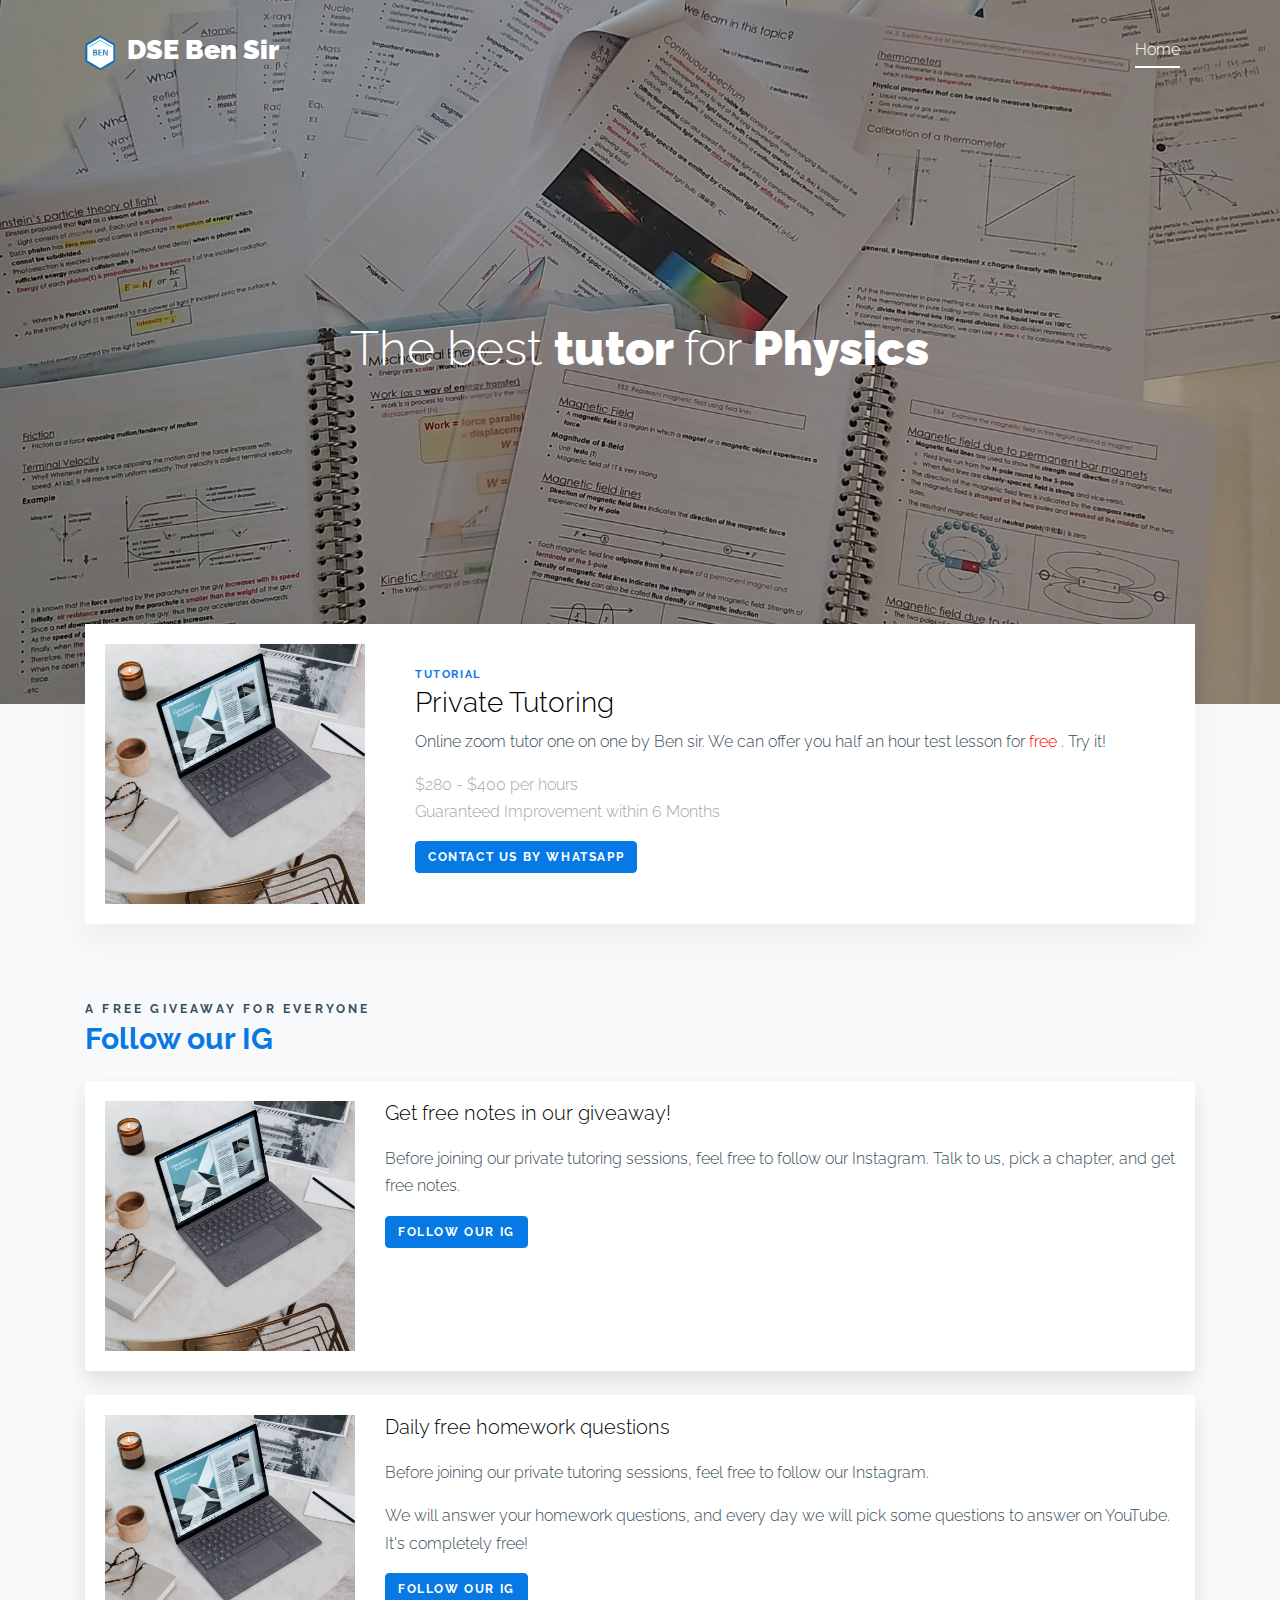
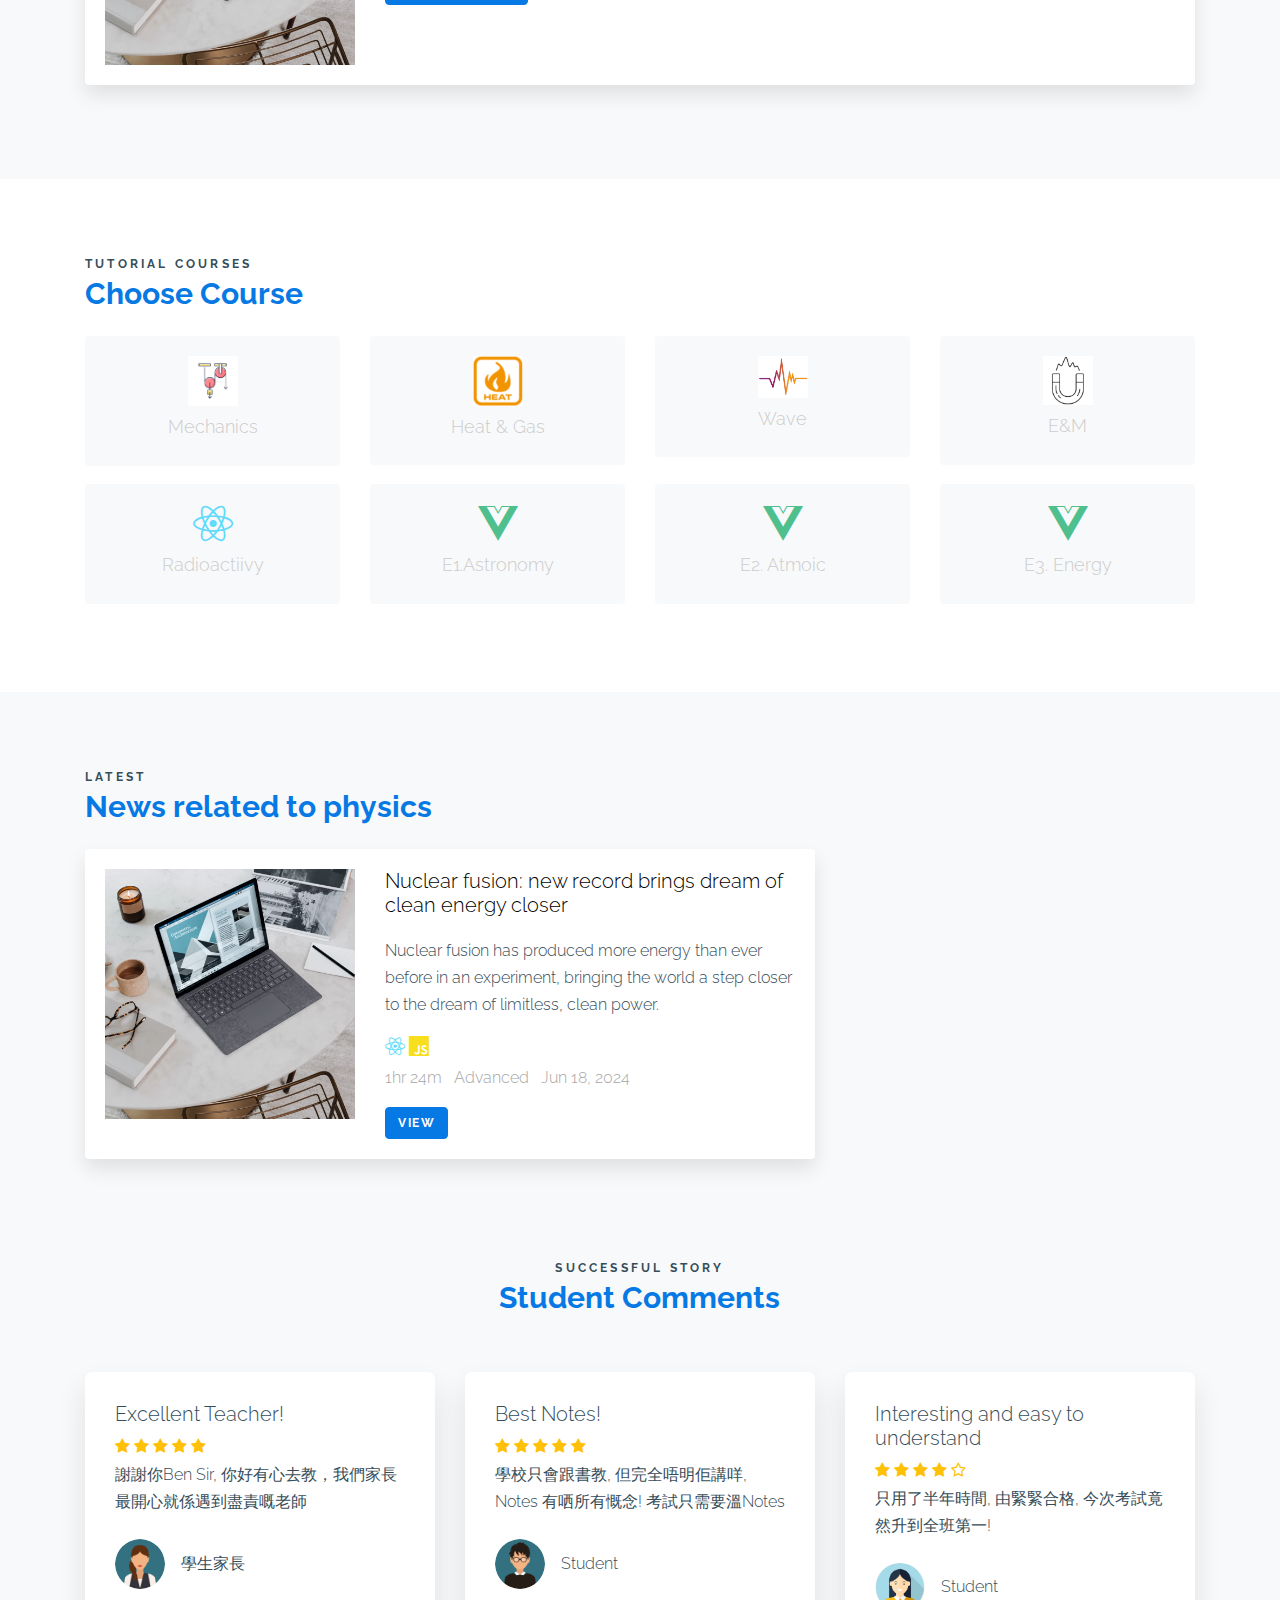
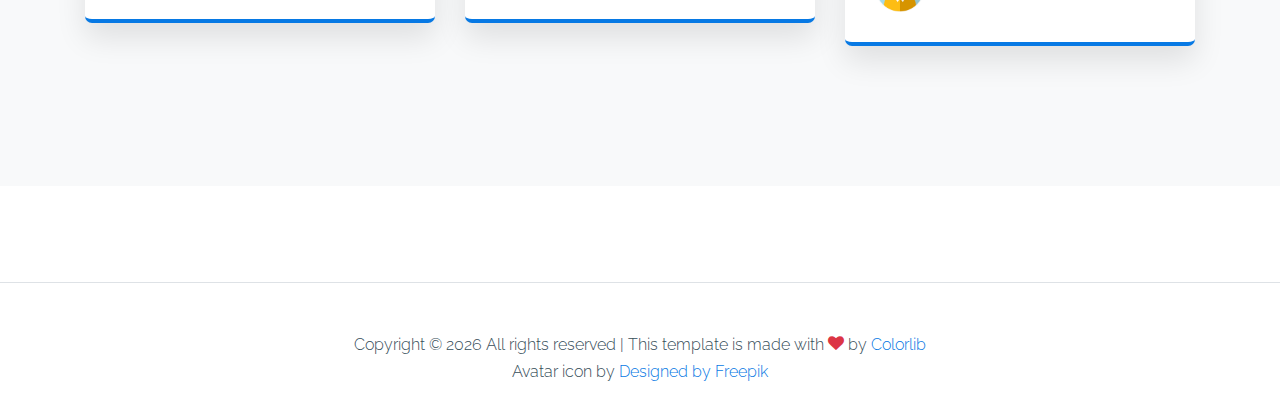
<file: index.html>
<!doctype html>
<html lang="en">

<head>
  <title>Dse Ben Sir</title>
  <meta charset="utf-8">
  <meta name="viewport" content="width=device-width, initial-scale=1, shrink-to-fit=no">

  <link href="https://fonts.googleapis.com/css2?family=Raleway:wght@400;700&display=swap" rel="stylesheet">

  <link rel="stylesheet" href="fonts/icomoon/style.css">
  <link rel="stylesheet" href="fonts/brand/style.css">

  <link rel="stylesheet" href="css/bootstrap.min.css">
  <link rel="stylesheet" href="css/bootstrap-datepicker.css">
  <link rel="stylesheet" href="css/jquery.fancybox.min.css">
  <link rel="stylesheet" href="css/owl.carousel.min.css">
  <link rel="stylesheet" href="css/owl.theme.default.min.css">
  <link rel="stylesheet" href="css/aos.css">

  <!-- MAIN CSS -->
  <link rel="stylesheet" href="css/style.css?ver=1.0">
  <link rel="shortcut icon" href="img/dseben_logo_light.png">
</head>

<body>


  <div class="site-wrap" id="home-section">

    <div class="site-mobile-menu site-navbar-target">
      <div class="site-mobile-menu-header">
        <div class="site-mobile-menu-close mt-3">
          <span class="icon-close2 js-menu-toggle"></span>
        </div>
      </div>
      <div class="site-mobile-menu-body"></div>
    </div>

    <header class="site-navbar light site-navbar-target" role="banner">

      <div class="container">
        <div class="row align-items-center position-relative">

          <div class="col-6">
            <div class="site-logo">
              <a href="index.html">
                <img src="img/dseben_logo_light.png" height="35px" style="padding-right:5px">
                <strong style="line-height: 35px;">DSE Ben Sir</strong></a>
            </div>
          </div>

          <div class="col-6  text-right">

            <span class="d-inline-block d-lg-none"><a href="#" class=" site-menu-toggle js-menu-toggle py-5 ">
                <span class="icon-menu h3 text-white"></span></a></span>

            <nav class="site-navigation text-right ml-auto d-none d-lg-block" role="navigation">
              <ul class="site-menu main-menu js-clone-nav ml-auto ">
                <li class="active"><a href="index.html" class="nav-link">Home</a></li>
              </ul>
            </nav>
          </div>


        </div>
      </div>

    </header>


    <div class="site-section-cover overlay" style="background-image: url('img/some-notes.png');">

      <div class="container">
        <div class="row align-items-center justify-content-center">
          <div class="col-lg-10 text-center">
            <h1> The best <strong>tutor </strong> for <strong>Physics</strong> </h1>
          </div>
        </div>
      </div>
    </div>

    <div class="site-section bg-light pb-0">
      <div class="container">
        <div class="row align-items-stretch overlap">
          <div class="col-12">
            <div class="box h-100">
              <div class="d-flex align-items-center">
                <div class="img d-none d-sm-block"><img src="images/img_1.jpg" class="img-fluid" alt="Image"></div>
                <div class="text">
                  <a href="#" class="category">Tutorial</a>
                  <h3><a href="#">Private Tutoring</a></h3>
                  <p> Online zoom tutor one on one by Ben sir. We can offer you half an hour test lesson for 
                    <span style="color:red">free </span>. Try it!</p>
                  <p class="mb-0">
  
                  </p>
                  <p class="meta">
                    <span class="mr-2 mb-2">$280 - $400 per hours</span> </br>
                    <span class="mr-2 mb-2">Guaranteed Improvement within 6 Months</span> </br>
                  <p><a href="https://wa.me/85291634049" class="btn btn-primary custom-btn">Contact us by whatsapp</a>
                  </p>
                  </p>
                </div>
              </div>
            </div>
          </div> 
        </div>
      </div>
    </div>



    <div class="site-section bg-light">
      <div class="container">
        <div class="row">
          <div class="col-12">
            <div class="heading mb-4">
              <span class="caption">A free giveaway for everyone</span>
              <h2>Follow our IG</h2>
            </div>
          </div>
          <div class="col-12">



            <div class="d-flex tutorial-item mb-4">
              <div class="img-wrap d-none d-sm-block">
                <a href="#"><img src="images/img_1.jpg" alt="Image" class="img-fluid "></a>
              </div>
              <div>
                <h3><a href="#">Get free notes in our giveaway!</a></h3>
                <p>Before joining our private tutoring sessions, feel free to follow our Instagram.
                  Talk to us, pick a chapter, and get free notes.</p>
 

                <p><a href="https://www.instagram.com/benkoig"
                    class="btn btn-primary custom-btn">Follow our IG</a></p>
              </div>
            </div>



            <div class="d-flex tutorial-item mb-4">
              <div class="img-wrap d-none d-sm-block">
                <a href="#"><img src="images/img_1.jpg" alt="Image" class="img-fluid "></a>
              </div>
              <div>
                <h3><a href="#">Daily free homework questions</a></h3>
                <p>
                  Before joining our private tutoring sessions, feel free to follow our Instagram. 
                  </p><p>
                  We will answer your
                  homework questions,
                  and every day we will pick some questions to answer on YouTube. It's completely free!

                </p>
 

                <p><a href="https://www.instagram.com/benkoig"
                    class="btn btn-primary custom-btn">Follow our IG</a></p>
              </div>
            </div>

          </div>
        </div>
      </div>



    </div>

    <div class="site-section">
      <div class="container">
        <div class="row">
          <div class="col">
            <div class="heading mb-4">
              <span class="caption">Tutorial Courses</span>
              <h2>Choose Course</h2>
            </div>
          </div>
        </div>

        <div class="row align-items-stretch">
          <div class="col-lg-3 col-course">
            <a href="mechanic.html" class="course">
              <img src="./img/mechanics.png" width="50px" height="auto" style="padding-bottom:10px">
              <h3>Mechanics</h3>
            </a>
          </div>
          <div class="col-lg-3 col-course">
            <a href="heat.html" class="course">
              <img src="./img/heat.png" width="50px" height="auto" style="padding-bottom:10px">
              <h3>Heat & Gas</h3>
            </a>
          </div>

          <div class="col-lg-3 col-course">
            <a href="wave.html" class="course">
              <img src="./img/wave.png" width="50px" height="auto" style="padding-bottom:10px">
              <h3>Wave</h3>
            </a>
          </div>

          <div class="col-lg-3 col-course">
            <a href="em.html" class="course">
              <img src="./img/em.png" width="50px" height="auto" style="padding-bottom:10px">
              <h3>E&M</h3>
            </a>
          </div>
          <div class="col-lg-3 col-course">
            <a href="nuclear.html" class="course">
              <span class="wrap-icon brand-react"></span>
              <h3>Radioactiivy</h3>
            </a>
          </div>
          <div class="col-lg-3 col-course">
            <a href="astronomy.html" class="course">
              <span class="wrap-icon brand-vue-dot-js"></span>
              <h3>E1.Astronomy</h3>
            </a>
          </div>
          <div class="col-lg-3 col-course">
            <a href="atomic.html" class="course">
              <span class="wrap-icon brand-vue-dot-js"></span>
              <h3>E2. Atmoic</h3>
            </a>
          </div>
          <div class="col-lg-3 col-course">
            <a href="energy.html" class="course">
              <span class="wrap-icon brand-vue-dot-js"></span>
              <h3>E3. Energy</h3>
            </a>
          </div>

        </div>

      </div>
    </div>



    <div class="site-section bg-light">
      <div class="container">
        <div class="row">
          <div class="col-12">
            <div class="heading mb-4">
              <span class="caption">Latest</span>
              <h2>News related to physics</h2>
            </div>
          </div>
          <div class="col-lg-8">



            <div class="d-flex tutorial-item mb-4">
              <div class="img-wrap d-none d-sm-block">
                <a href="#"><img src="images/img_1.jpg" alt="Image" class="img-fluid "></a>
              </div>
              <div>
                <h3><a href="#">Nuclear fusion: new record brings dream of clean energy closer</a></h3>
                <p>Nuclear fusion has produced more energy than ever before in an experiment, bringing the world a step
                  closer to the dream of limitless, clean power.</p>

                <p class="mb-0">
                  <span class="brand-react h5"></span>
                  <span class="brand-javascript h5"></span>
                </p>
                <p class="meta">
                  <span class="mr-2 mb-2">1hr 24m</span>
                  <span class="mr-2 mb-2">Advanced</span>
                  <span class="mr-2 mb-2">Jun 18, 2024</span>
                </p>

                <p><a href="https://www.bbc.com/news/science-environment-68233330"
                    class="btn btn-primary custom-btn">View</a></p>
              </div>
            </div>



          </div>
        </div>
      </div>

      <div class="site-section bg-light">
        <div class="container">
          <div class="row justify-content-center">
            <div class="col-lg-7 text-center mb-5">
              <div class="heading">
                <span class="caption">Successful story</span>
                <h2>Student Comments</h2>
              </div>
            </div>
          </div>
          <div class="row">
            <div class="col-lg-4 mb-4 mb-lg-0">
              <div class="testimonial-2">
                <h3 class="h5">Excellent Teacher!</h3>
                <div>
                  <span class="icon-star text-warning"></span>
                  <span class="icon-star text-warning"></span>
                  <span class="icon-star text-warning"></span>
                  <span class="icon-star text-warning"></span>
                  <span class="icon-star text-warning"></span>
                </div>
                <blockquote class="mb-4">
                  <p>謝謝你Ben Sir, 你好有心去教，我們家長最開心就係遇到盡責嘅老師</p>
                </blockquote>
                <div class="d-flex v-card align-items-center">
                  <img src="img/user-1.png" alt="Image" class="img-fluid mr-3">
                  <div class="author-name">
                    <span class="d-block">學生家長</span>
                  </div>
                </div>
              </div>
            </div>

            <div class="col-lg-4 mb-4 mb-lg-0">
              <div class="testimonial-2">
                <h3 class="h5">Best Notes!</h3>
                <div>
                  <span class="icon-star text-warning"></span>
                  <span class="icon-star text-warning"></span>
                  <span class="icon-star text-warning"></span>
                  <span class="icon-star text-warning"></span>
                  <span class="icon-star text-warning"></span>
                </div>
                <blockquote class="mb-4">
                  <p>學校只會跟書教, 但完全唔明佢講咩, Notes 有哂所有慨念! 考試只需要溫Notes </p>
                </blockquote>
                <div class="d-flex v-card align-items-center">
                  <img src="img/user.png" alt="Image" class="img-fluid mr-3">
                  <div class="author-name">
                    <span class="d-block">Student</span>
                  </div>
                </div>
              </div>
            </div>

            <div class="col-lg-4 mb-4 mb-lg-0">
              <div class="testimonial-2">
                <h3 class="h5">Interesting and easy to understand</h3>
                <div>
                  <span class="icon-star text-warning"></span>
                  <span class="icon-star text-warning"></span>
                  <span class="icon-star text-warning"></span>
                  <span class="icon-star text-warning"></span>
                  <span class="icon-star-o text-warning"></span>
                </div>
                <blockquote class="mb-4">
                  <p>只用了半年時間, 由緊緊合格, 今次考試竟然升到全班第一! </p>
                </blockquote>
                <div class="d-flex v-card align-items-center">
                  <img src="img/user-8.png" alt="Image" class="img-fluid mr-3">
                  <div class="author-name">
                    <span class="d-block">Student</span>
                  </div>
                </div>
              </div>
            </div>


          </div>
        </div>
      </div>


    </div>

    <div class="row pt-5 mt-5 text-center">
      <div class="col-md-12">
        <div class="border-top pt-5">
          <p>
            <!-- Link back to Colorlib can't be removed. Template is licensed under CC BY 3.0. -->
            Copyright &copy;
            <script>document.write(new Date().getFullYear());</script> All rights reserved | This template is made with
            <i class="icon-heart text-danger" aria-hidden="true"></i> by <a href="https://colorlib.com"
              target="_blank">Colorlib</a> </br />
            <!-- Link back to Colorlib can't be removed. Template is licensed under CC BY 3.0. -->

            Avatar icon by <a href="http://www.freepik.com">Designed by Freepik</a>
          </p>
        </div>
      </div>

    </div>

    <script src="js/jquery-3.3.1.min.js"></script>
    <script src="js/popper.min.js"></script>
    <script src="js/bootstrap.min.js"></script>
    <script src="js/owl.carousel.min.js"></script>
    <script src="js/jquery.sticky.js"></script>
    <script src="js/jquery.waypoints.min.js"></script>
    <script src="js/jquery.animateNumber.min.js"></script>
    <script src="js/jquery.fancybox.min.js"></script>
    <script src="js/jquery.easing.1.3.js"></script>
    <script src="js/bootstrap-datepicker.min.js"></script>
    <script src="js/aos.js"></script>

    <script src="js/main.js"></script>

</body>

</html>
</file>
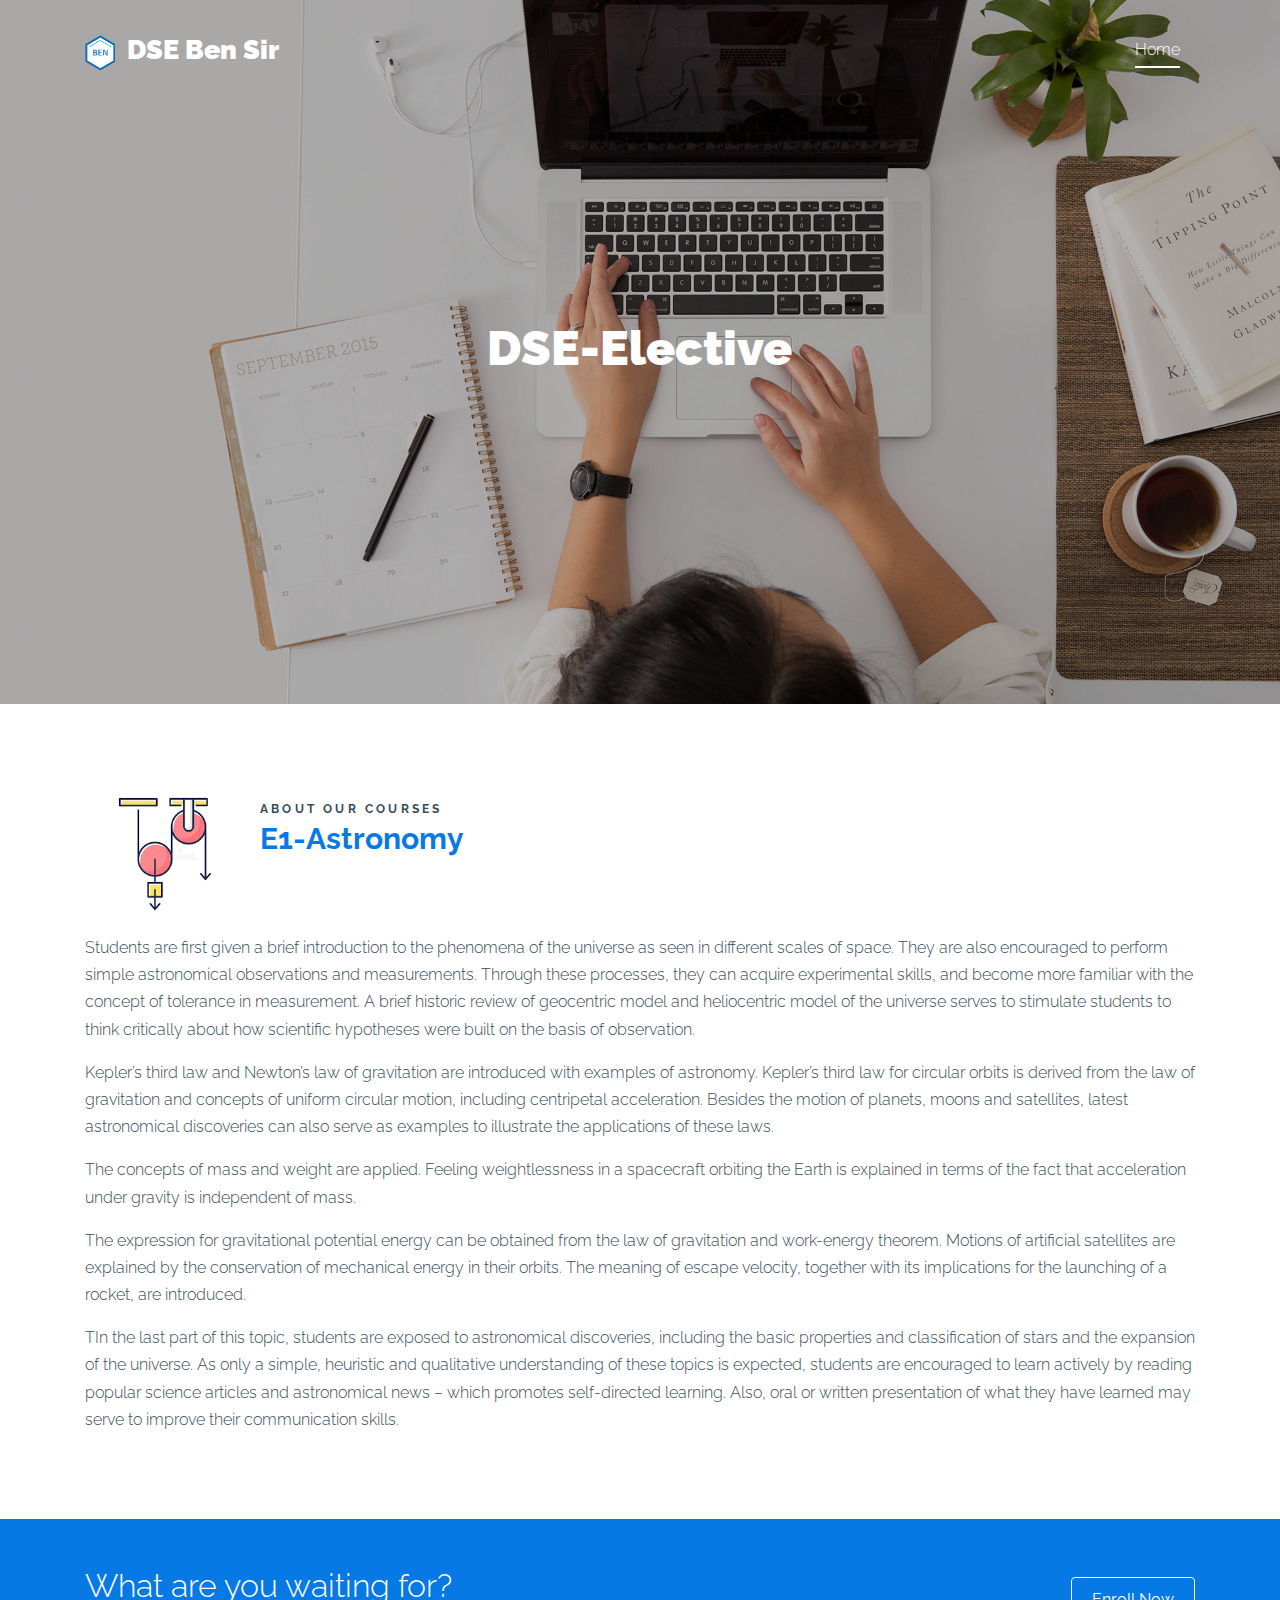
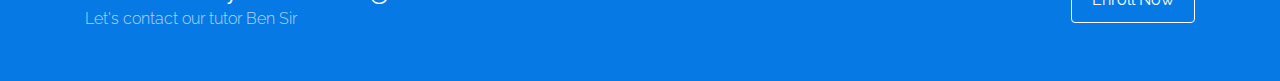
<file: astronomy.html>
<!doctype html>
<html lang="en">

<head>
  <title>Tutor &mdash; Free Website Template by Colorlib</title>
  <meta charset="utf-8">
  <meta name="viewport" content="width=device-width, initial-scale=1, shrink-to-fit=no">

  <link href="https://fonts.googleapis.com/css2?family=Raleway:wght@400;700&display=swap" rel="stylesheet">

  <link rel="stylesheet" href="fonts/icomoon/style.css">
  <link rel="stylesheet" href="fonts/brand/style.css">

  <link rel="stylesheet" href="css/bootstrap.min.css">
  <link rel="stylesheet" href="css/bootstrap-datepicker.css">
  <link rel="stylesheet" href="css/jquery.fancybox.min.css">
  <link rel="stylesheet" href="css/owl.carousel.min.css">
  <link rel="stylesheet" href="css/owl.theme.default.min.css">
  <link rel="stylesheet" href="css/aos.css">

  <!-- MAIN CSS -->
  <link rel="stylesheet" href="css/style.css">

</head>

<body>


  <div class="site-wrap" id="home-section">

    <div class="site-mobile-menu site-navbar-target">
      <div class="site-mobile-menu-header">
        <div class="site-mobile-menu-close mt-3">
          <span class="icon-close2 js-menu-toggle"></span>
        </div>
      </div>
      <div class="site-mobile-menu-body"></div>
    </div>

    <header class="site-navbar light site-navbar-target" role="banner">

      <div class="container">
        <div class="row align-items-center position-relative">

          <div class="col-6">
            <div class="site-logo">
              <a href="index.html">
                <img src="img/dseben_logo_light.png" height="35px" style="padding-right:5px">
                <strong style="line-height: 35px;">DSE Ben Sir</strong></a>
            </div>
          </div>

          <div class="col-6  text-right">

            <span class="d-inline-block d-lg-none"><a href="#" class=" site-menu-toggle js-menu-toggle py-5 ">
                <span class="icon-menu h3 text-white"></span></a></span>

            <nav class="site-navigation text-right ml-auto d-none d-lg-block" role="navigation">
              <ul class="site-menu main-menu js-clone-nav ml-auto ">
                <li class="active"><a href="index.html" class="nav-link">Home</a></li>
 
              </ul>
            </nav>
          </div>


        </div>
      </div>

    </header>


    <div class="site-section-cover overlay" style="background-image: url('images/hero_bg.jpg');">

      <div class="container">
        <div class="row align-items-center justify-content-center">
          <div class="col-lg-10 text-center">
            <h1><strong>DSE-Elective</strong></h1>
          </div>
        </div>
      </div>
    </div>




    <div class="site-section">
      <div class="container">
        <div class="row">
          <div class=" col-2 ">
            <img src="img/mechanics.png" alt="Image" style="width: 100%;">
          </div>
          <div class="col-10mr-auto">
            <div class="heading mb-12" style="margin-left:0px; margin-top:20px;">
              <span class="caption">About our courses</span>
              <h2>E1-Astronomy</h2>
            </div>
          </div>
          <div class="col-lg-12">
            <p>Students are first given a brief introduction to the phenomena of the universe as seen in
              different scales of space. They are also encouraged to perform simple astronomical
              observations and measurements. Through these processes, they can acquire experimental
              skills, and become more familiar with the concept of tolerance in measurement. A brief
              historic review of geocentric model and heliocentric model of the universe serves to stimulate
              students to think critically about how scientific hypotheses were built on the basis of
              observation.

            </p>
            <p>
              Kepler’s third law and Newton’s law of gravitation are introduced with examples of
              astronomy. Kepler’s third law for circular orbits is derived from the law of gravitation and
              concepts of uniform circular motion, including centripetal acceleration. Besides the motion
              of planets, moons and satellites, latest astronomical discoveries can also serve as examples to
              illustrate the applications of these laws.
            </p>
            <p>
              The concepts of mass and weight are applied. Feeling weightlessness in a spacecraft
              orbiting the Earth is explained in terms of the fact that acceleration under gravity is
              independent of mass.
            </p>
            <p>
              The expression for gravitational potential energy can be obtained from the law of gravitation
              and work-energy theorem. Motions of artificial satellites are explained by the conservation
              of mechanical energy in their orbits. The meaning of escape velocity, together with its
              implications for the launching of a rocket, are introduced.
            </p>
            <p>
              TIn the last part of this topic, students are exposed to astronomical discoveries, including the
              basic properties and classification of stars and the expansion of the universe. As only a
              simple, heuristic and qualitative understanding of these topics is expected, students are
              encouraged to learn actively by reading popular science articles and astronomical news –
              which promotes self-directed learning. Also, oral or written presentation of what they have
              learned may serve to improve their communication skills.
            </p>
          </div>
        </div>
      </div>
    </div>

    <div class="site-section bg-primary py-5 cta">
      <div class="container">
        <div class="row align-items-center">
          <div class="col-lg-7 mb-4 mb-md-0">
            <h2 class="mb-0 text-white">What are you waiting for?</h2>
            <p class="mb-0 opa-7">Let's contact our tutor Ben Sir</p>
          </div>
          <div class="col-lg-5 text-md-right">
            <a href="https://wa.me/85291634049" class="btn btn-primary btn-white">Enroll Now</a>
          </div>
        </div>
      </div>
    </div>

  </div>

  <script src="js/jquery-3.3.1.min.js"></script>
  <script src="js/popper.min.js"></script>
  <script src="js/bootstrap.min.js"></script>
  <script src="js/owl.carousel.min.js"></script>
  <script src="js/jquery.sticky.js"></script>
  <script src="js/jquery.waypoints.min.js"></script>
  <script src="js/jquery.animateNumber.min.js"></script>
  <script src="js/jquery.fancybox.min.js"></script>
  <script src="js/jquery.easing.1.3.js"></script>
  <script src="js/bootstrap-datepicker.min.js"></script>
  <script src="js/aos.js"></script>

  <script src="js/main.js"></script>

</body>

</html>
</file>
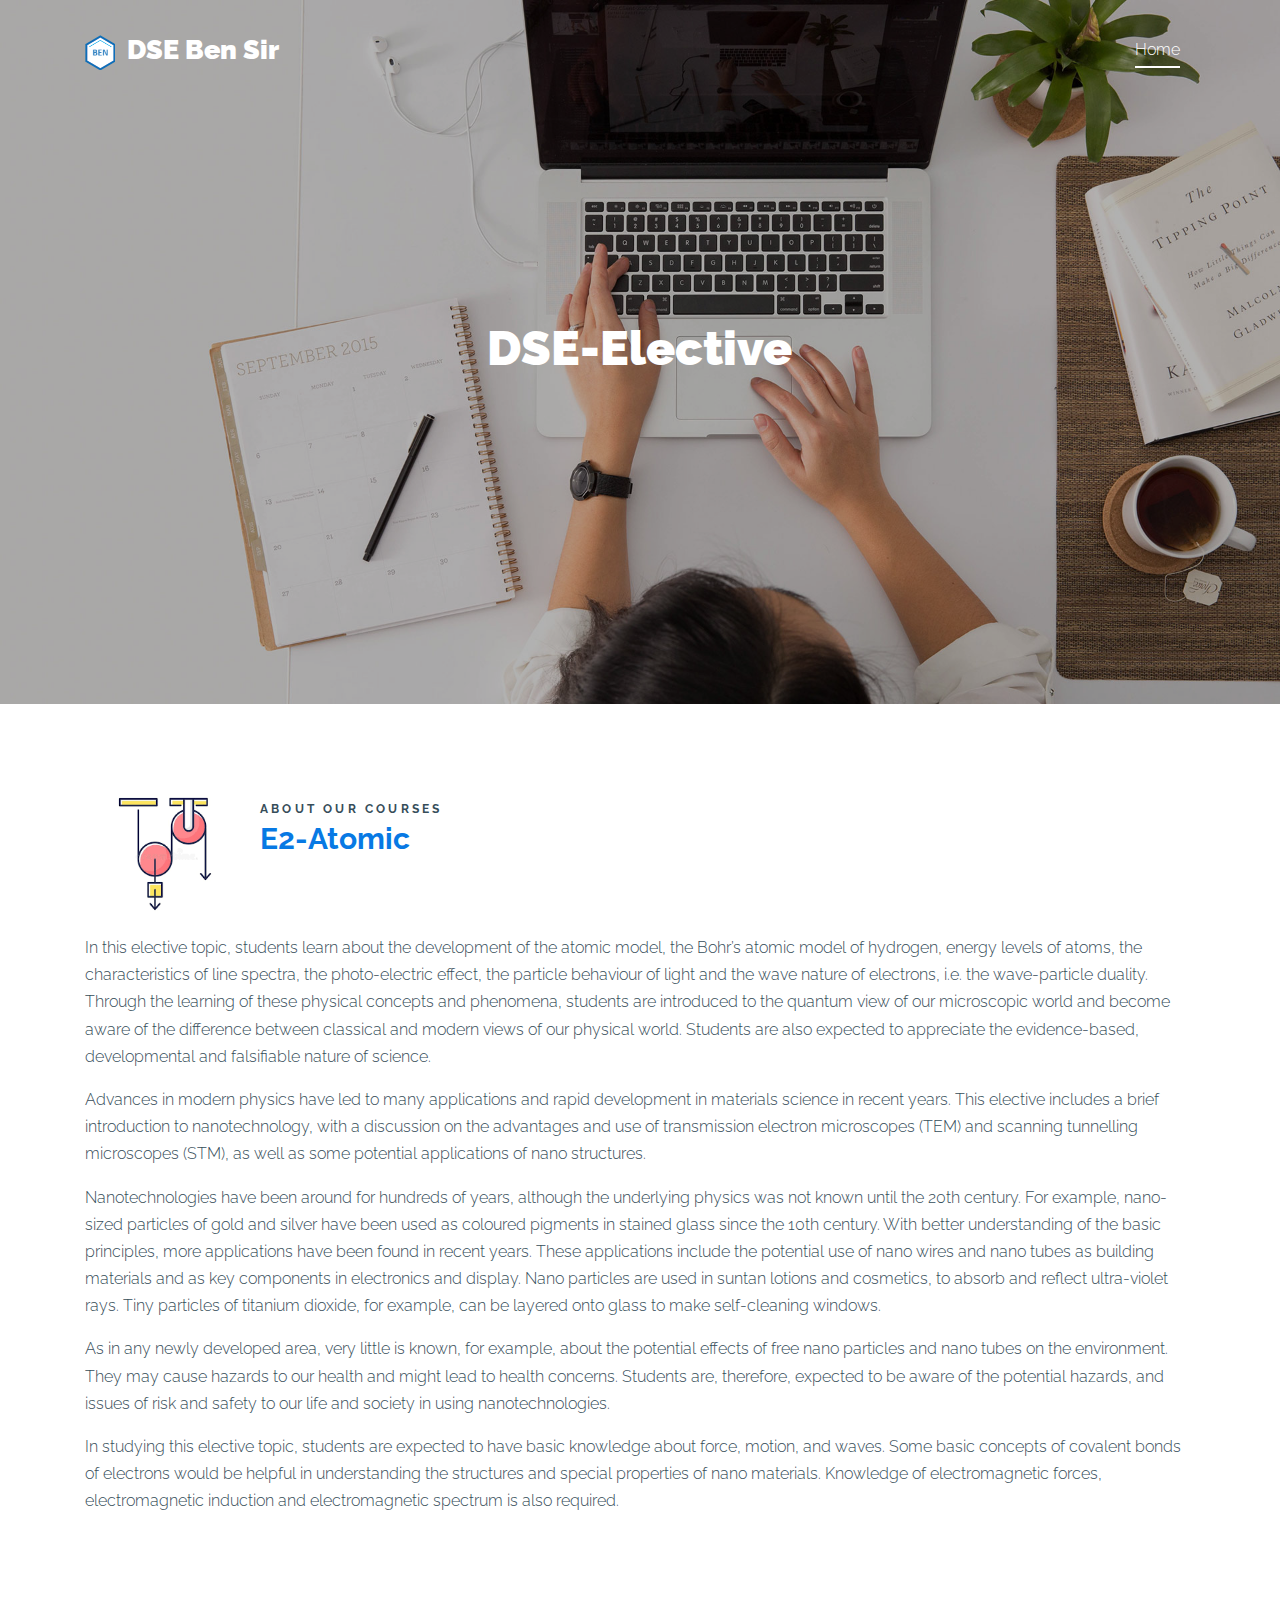
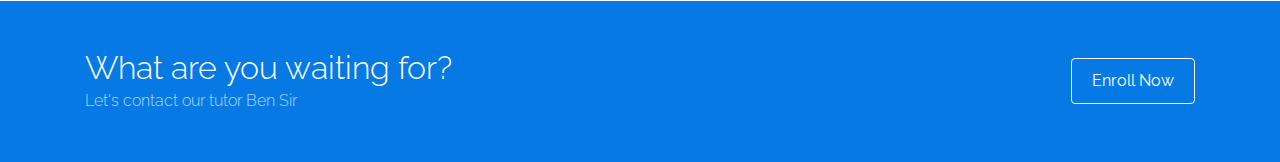
<file: atomic.html>
<!doctype html>
<html lang="en">

<head>
  <title>Tutor &mdash; Free Website Template by Colorlib</title>
  <meta charset="utf-8">
  <meta name="viewport" content="width=device-width, initial-scale=1, shrink-to-fit=no">

  <link href="https://fonts.googleapis.com/css2?family=Raleway:wght@400;700&display=swap" rel="stylesheet">

  <link rel="stylesheet" href="fonts/icomoon/style.css">
  <link rel="stylesheet" href="fonts/brand/style.css">

  <link rel="stylesheet" href="css/bootstrap.min.css">
  <link rel="stylesheet" href="css/bootstrap-datepicker.css">
  <link rel="stylesheet" href="css/jquery.fancybox.min.css">
  <link rel="stylesheet" href="css/owl.carousel.min.css">
  <link rel="stylesheet" href="css/owl.theme.default.min.css">
  <link rel="stylesheet" href="css/aos.css">

  <!-- MAIN CSS -->
  <link rel="stylesheet" href="css/style.css">

</head>

<body>


  <div class="site-wrap" id="home-section">

    <div class="site-mobile-menu site-navbar-target">
      <div class="site-mobile-menu-header">
        <div class="site-mobile-menu-close mt-3">
          <span class="icon-close2 js-menu-toggle"></span>
        </div>
      </div>
      <div class="site-mobile-menu-body"></div>
    </div>

    <header class="site-navbar light site-navbar-target" role="banner">

      <div class="container">
        <div class="row align-items-center position-relative">

          <div class="col-6">
            <div class="site-logo">
              <a href="index.html">
                <img src="img/dseben_logo_light.png" height="35px" style="padding-right:5px">
                <strong style="line-height: 35px;">DSE Ben Sir</strong></a>
            </div>
          </div>

          <div class="col-6  text-right">

            <span class="d-inline-block d-lg-none"><a href="#" class=" site-menu-toggle js-menu-toggle py-5 ">
                <span class="icon-menu h3 text-white"></span></a></span>

            <nav class="site-navigation text-right ml-auto d-none d-lg-block" role="navigation">
              <ul class="site-menu main-menu js-clone-nav ml-auto ">
                <li class="active"><a href="index.html" class="nav-link">Home</a></li>
 
              </ul>
            </nav>
          </div>


        </div>
      </div>

    </header>


    <div class="site-section-cover overlay" style="background-image: url('images/hero_bg.jpg');">

      <div class="container">
        <div class="row align-items-center justify-content-center">
          <div class="col-lg-10 text-center">
            <h1><strong>DSE-Elective</strong></h1>
          </div>
        </div>
      </div>
    </div>




    <div class="site-section">
      <div class="container">
        <div class="row">
          <div class=" col-2 ">
            <img src="img/mechanics.png" alt="Image" style="width: 100%;">
          </div>
          <div class="col-10mr-auto">
            <div class="heading mb-12" style="margin-left:0px; margin-top:20px;">
              <span class="caption">About our courses</span>
              <h2>E2-Atomic</h2>
            </div>
          </div>
          <div class="col-lg-12">
            <p>In this elective topic, students learn about the development of the atomic model, the Bohr’s
              atomic model of hydrogen, energy levels of atoms, the characteristics of line spectra, the
              photo-electric effect, the particle behaviour of light and the wave nature of electrons, i.e. the
              wave-particle duality. Through the learning of these physical concepts and phenomena,
              students are introduced to the quantum view of our microscopic world and become aware of
              the difference between classical and modern views of our physical world. Students are also
              expected to appreciate the evidence-based, developmental and falsifiable nature of science.

            </p>
            <p>
              Advances in modern physics have led to many applications and rapid development in
              materials science in recent years. This elective includes a brief introduction to
              nanotechnology, with a discussion on the advantages and use of transmission electron
              microscopes (TEM) and scanning tunnelling microscopes (STM), as well as some potential
              applications of nano structures.
            </p>
            <p>
              Nanotechnologies have been around for hundreds of years, although the underlying physics
              was not known until the 20th century. For example, nano-sized particles of gold and silver
              have been used as coloured pigments in stained glass since the 10th century. With better
              understanding of the basic principles, more applications have been found in recent years.
              These applications include the potential use of nano wires and nano tubes as building
              materials and as key components in electronics and display. Nano particles are used in
              suntan lotions and cosmetics, to absorb and reflect ultra-violet rays. Tiny particles of
              titanium dioxide, for example, can be layered onto glass to make self-cleaning windows.
            </p>
            <p>
              As in any newly developed area, very little is known, for example, about the potential effects
              of free nano particles and nano tubes on the environment. They may cause hazards to our
              health and might lead to health concerns. Students are, therefore, expected to be aware of
              the potential hazards, and issues of risk and safety to our life and society in using
              nanotechnologies.
            </p>
            <p>
              In studying this elective topic, students are expected to have basic knowledge about force,
              motion, and waves. Some basic concepts of covalent bonds of electrons would be helpful in
              understanding the structures and special properties of nano materials. Knowledge of
              electromagnetic forces, electromagnetic induction and electromagnetic spectrum is also
              required.
            </p>
          </div>
        </div>
      </div>
    </div>

    <div class="site-section bg-primary py-5 cta">
      <div class="container">
        <div class="row align-items-center">
          <div class="col-lg-7 mb-4 mb-md-0">
            <h2 class="mb-0 text-white">What are you waiting for?</h2>
            <p class="mb-0 opa-7">Let's contact our tutor Ben Sir</p>
          </div>
          <div class="col-lg-5 text-md-right">
            <a href="https://wa.me/85291634049" class="btn btn-primary btn-white">Enroll Now</a>
          </div>
        </div>
      </div>
    </div>

  </div>

  <script src="js/jquery-3.3.1.min.js"></script>
  <script src="js/popper.min.js"></script>
  <script src="js/bootstrap.min.js"></script>
  <script src="js/owl.carousel.min.js"></script>
  <script src="js/jquery.sticky.js"></script>
  <script src="js/jquery.waypoints.min.js"></script>
  <script src="js/jquery.animateNumber.min.js"></script>
  <script src="js/jquery.fancybox.min.js"></script>
  <script src="js/jquery.easing.1.3.js"></script>
  <script src="js/bootstrap-datepicker.min.js"></script>
  <script src="js/aos.js"></script>

  <script src="js/main.js"></script>

</body>

</html>
</file>
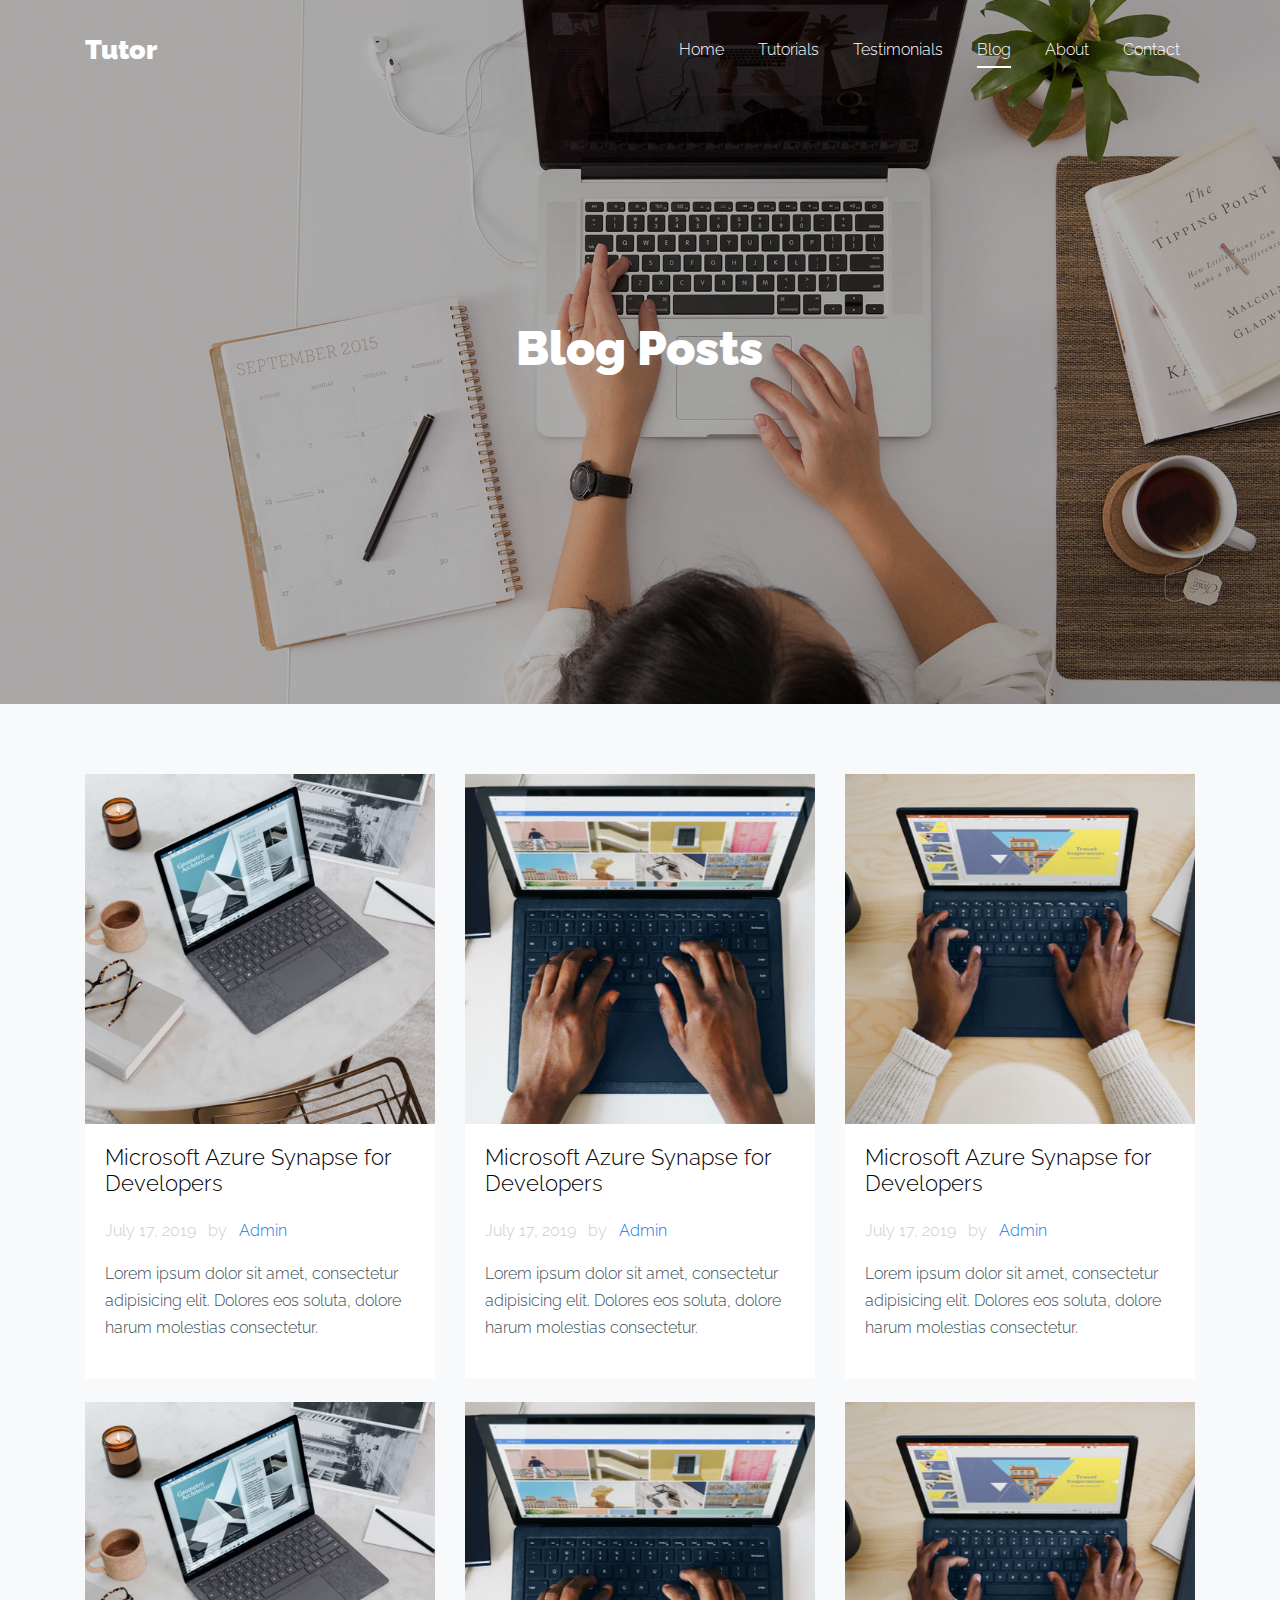
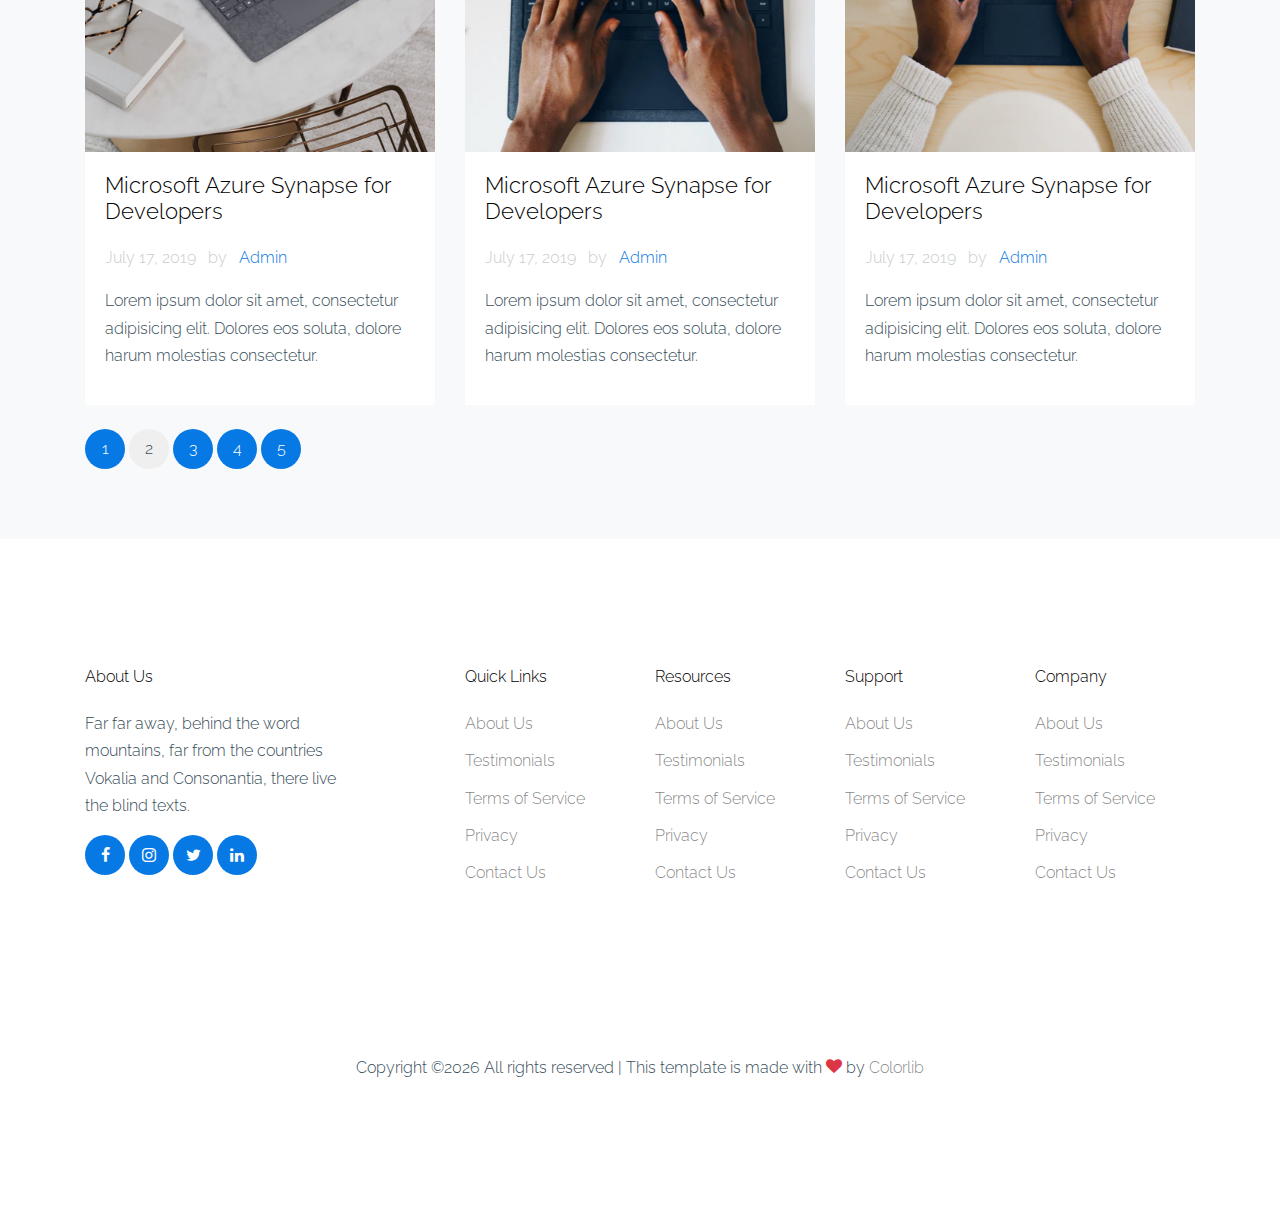
<file: blog.html>
<!doctype html>
<html lang="en">

  <head>
    <title>Tutor &mdash; Free Website Template by Colorlib</title>
    <meta charset="utf-8">
    <meta name="viewport" content="width=device-width, initial-scale=1, shrink-to-fit=no">

    <link href="https://fonts.googleapis.com/css2?family=Raleway:wght@400;700&display=swap" rel="stylesheet">

    <link rel="stylesheet" href="fonts/icomoon/style.css">
    <link rel="stylesheet" href="fonts/brand/style.css">

    <link rel="stylesheet" href="css/bootstrap.min.css">
    <link rel="stylesheet" href="css/bootstrap-datepicker.css">
    <link rel="stylesheet" href="css/jquery.fancybox.min.css">
    <link rel="stylesheet" href="css/owl.carousel.min.css">
    <link rel="stylesheet" href="css/owl.theme.default.min.css">
    <link rel="stylesheet" href="css/aos.css">

    <!-- MAIN CSS -->
    <link rel="stylesheet" href="css/style.css">

  </head>

  <body>

    
    <div class="site-wrap" id="home-section">

      <div class="site-mobile-menu site-navbar-target">
        <div class="site-mobile-menu-header">
          <div class="site-mobile-menu-close mt-3">
            <span class="icon-close2 js-menu-toggle"></span>
          </div>
        </div>
        <div class="site-mobile-menu-body"></div>
      </div>

      <header class="site-navbar light site-navbar-target" role="banner">

        <div class="container">
          <div class="row align-items-center position-relative">

            <div class="col-3">
              <div class="site-logo">
                <a href="index.html"><strong>Tutor</strong></a>
              </div>
            </div>

            <div class="col-9  text-right">
              
              <span class="d-inline-block d-lg-none"><a href="#" class=" site-menu-toggle js-menu-toggle py-5 "><span class="icon-menu h3 text-black"></span></a></span>

              <nav class="site-navigation text-right ml-auto d-none d-lg-block" role="navigation">
                <ul class="site-menu main-menu js-clone-nav ml-auto ">
                  <li><a href="index.html" class="nav-link">Home</a></li>
                  <li><a href="tutorials.html" class="nav-link">Tutorials</a></li>
                  <li><a href="testimonials.html" class="nav-link">Testimonials</a></li>
                  <li class="active"><a href="blog.html" class="nav-link">Blog</a></li>
                  <li><a href="about.html" class="nav-link">About</a></li>
                  <li><a href="contact.html" class="nav-link">Contact</a></li>
                </ul>
              </nav>
            </div>

            
          </div>
        </div>

      </header>

      
      <div class="site-section-cover overlay" style="background-image: url('images/hero_bg.jpg');">
        
        <div class="container">
          <div class="row align-items-center justify-content-center">
            <div class="col-lg-10 text-center">
              <h1><strong>Blog Posts</strong></h1>
            </div>
          </div>
        </div>
      </div>

      
      

      <div class="site-section bg-light">
      <div class="container">
        <div class="row">
          <div class="col-lg-4 col-md-6 mb-4">
            <div class="post-entry-1 h-100">
              <a href="single.html" class="thumbnail-link">
                <img src="images/img_1.jpg" alt="Image"
                 class="img-fluid">
              </a>
              <div class="post-entry-1-contents">
                
                <h2><a href="single.html">Microsoft Azure Synapse for Developers</a></h2>
                <span class="meta d-inline-block mb-3">July 17, 2019 <span class="mx-2">by</span> <a href="#">Admin</a></span>
                <p>Lorem ipsum dolor sit amet, consectetur adipisicing elit. Dolores eos soluta, dolore harum molestias consectetur.</p>
              </div>
            </div>
          </div>
          <div class="col-lg-4 col-md-6 mb-4">
            <div class="post-entry-1 h-100">
              <a href="single.html" class="thumbnail-link">
                <img src="images/img_2.jpg" alt="Image"
                 class="img-fluid">
              </a>
              <div class="post-entry-1-contents">
                
                <h2><a href="single.html">Microsoft Azure Synapse for Developers</a></h2>
                <span class="meta d-inline-block mb-3">July 17, 2019 <span class="mx-2">by</span> <a href="#">Admin</a></span>
                <p>Lorem ipsum dolor sit amet, consectetur adipisicing elit. Dolores eos soluta, dolore harum molestias consectetur.</p>
              </div>
            </div>
          </div>

          <div class="col-lg-4 col-md-6 mb-4">
            <div class="post-entry-1 h-100">
              <a href="single.html" class="thumbnail-link">
                <img src="images/img_3.jpg" alt="Image"
                 class="img-fluid">
              </a>
              <div class="post-entry-1-contents">
                
                <h2><a href="single.html">Microsoft Azure Synapse for Developers</a></h2>
                <span class="meta d-inline-block mb-3">July 17, 2019 <span class="mx-2">by</span> <a href="#">Admin</a></span>
                <p>Lorem ipsum dolor sit amet, consectetur adipisicing elit. Dolores eos soluta, dolore harum molestias consectetur.</p>
              </div>
            </div>
          </div>

          <div class="col-lg-4 col-md-6 mb-4">
            <div class="post-entry-1 h-100">
              <a href="single.html" class="thumbnail-link">
                <img src="images/img_1.jpg" alt="Image"
                 class="img-fluid">
              </a>
              <div class="post-entry-1-contents">
                
                <h2><a href="single.html">Microsoft Azure Synapse for Developers</a></h2>
                <span class="meta d-inline-block mb-3">July 17, 2019 <span class="mx-2">by</span> <a href="#">Admin</a></span>
                <p>Lorem ipsum dolor sit amet, consectetur adipisicing elit. Dolores eos soluta, dolore harum molestias consectetur.</p>
              </div>
            </div>
          </div>
          <div class="col-lg-4 col-md-6 mb-4">
            <div class="post-entry-1 h-100">
              <a href="single.html" class="thumbnail-link">
                <img src="images/img_2.jpg" alt="Image"
                 class="img-fluid">
              </a>
              <div class="post-entry-1-contents">
                
                <h2><a href="single.html">Microsoft Azure Synapse for Developers</a></h2>
                <span class="meta d-inline-block mb-3">July 17, 2019 <span class="mx-2">by</span> <a href="#">Admin</a></span>
                <p>Lorem ipsum dolor sit amet, consectetur adipisicing elit. Dolores eos soluta, dolore harum molestias consectetur.</p>
              </div>
            </div>
          </div>

          <div class="col-lg-4 col-md-6 mb-4">
            <div class="post-entry-1 h-100">
              <a href="single.html" class="thumbnail-link">
                <img src="images/img_3.jpg" alt="Image"
                 class="img-fluid">
              </a>
              <div class="post-entry-1-contents">
                
                <h2><a href="single.html">Microsoft Azure Synapse for Developers</a></h2>
                <span class="meta d-inline-block mb-3">July 17, 2019 <span class="mx-2">by</span> <a href="#">Admin</a></span>
                <p>Lorem ipsum dolor sit amet, consectetur adipisicing elit. Dolores eos soluta, dolore harum molestias consectetur.</p>
              </div>
            </div>
          </div>

        </div>

        <div class="row">
          <div class="col-5">
            <div class="custom-pagination">
              <a href="#">1</a>
              <span>2</span>
              <a href="#">3</a>
              <a href="#">4</a>
              <a href="#">5</a>
            </div>
          </div>
        </div>

      </div>
    </div>
      <footer class="site-footer">
        <div class="container">
          <div class="row">
            <div class="col-lg-3">
              <h2 class="footer-heading mb-4">About Us</h2>
              <p>Far far away, behind the word mountains, far from the countries Vokalia and Consonantia, there live the blind texts. </p>
              <ul class="list-unstyled social">
                <li><a href="#"><span class="icon-facebook"></span></a></li>
                <li><a href="#"><span class="icon-instagram"></span></a></li>
                <li><a href="#"><span class="icon-twitter"></span></a></li>
                <li><a href="#"><span class="icon-linkedin"></span></a></li>
              </ul>
            </div>
            <div class="col-lg-8 ml-auto">
              <div class="row">
                <div class="col-lg-3">
                  <h2 class="footer-heading mb-4">Quick Links</h2>
                  <ul class="list-unstyled">
                    <li><a href="#">About Us</a></li>
                    <li><a href="#">Testimonials</a></li>
                    <li><a href="#">Terms of Service</a></li>
                    <li><a href="#">Privacy</a></li>
                    <li><a href="#">Contact Us</a></li>
                  </ul>
                </div>
                <div class="col-lg-3">
                  <h2 class="footer-heading mb-4">Resources</h2>
                  <ul class="list-unstyled">
                    <li><a href="#">About Us</a></li>
                    <li><a href="#">Testimonials</a></li>
                    <li><a href="#">Terms of Service</a></li>
                    <li><a href="#">Privacy</a></li>
                    <li><a href="#">Contact Us</a></li>
                  </ul>
                </div>
                <div class="col-lg-3">
                  <h2 class="footer-heading mb-4">Support</h2>
                  <ul class="list-unstyled">
                    <li><a href="#">About Us</a></li>
                    <li><a href="#">Testimonials</a></li>
                    <li><a href="#">Terms of Service</a></li>
                    <li><a href="#">Privacy</a></li>
                    <li><a href="#">Contact Us</a></li>
                  </ul>
                </div>
                <div class="col-lg-3">
                  <h2 class="footer-heading mb-4">Company</h2>
                  <ul class="list-unstyled">
                    <li><a href="#">About Us</a></li>
                    <li><a href="#">Testimonials</a></li>
                    <li><a href="#">Terms of Service</a></li>
                    <li><a href="#">Privacy</a></li>
                    <li><a href="#">Contact Us</a></li>
                  </ul>
                </div>
              </div>
            </div>
          </div>
          <div class="row pt-5 mt-5 text-center">
            <div class="col-md-12">
              <div class="border-top pt-5">
                <p>
              <!-- Link back to Colorlib can't be removed. Template is licensed under CC BY 3.0. -->
              Copyright &copy;<script>document.write(new Date().getFullYear());</script> All rights reserved | This template is made with <i class="icon-heart text-danger" aria-hidden="true"></i> by <a href="https://colorlib.com" target="_blank" >Colorlib</a>
              <!-- Link back to Colorlib can't be removed. Template is licensed under CC BY 3.0. -->
              </p>
              </div>
            </div>

          </div>
        </div>
      </footer>

    </div>

    <script src="js/jquery-3.3.1.min.js"></script>
    <script src="js/popper.min.js"></script>
    <script src="js/bootstrap.min.js"></script>
    <script src="js/owl.carousel.min.js"></script>
    <script src="js/jquery.sticky.js"></script>
    <script src="js/jquery.waypoints.min.js"></script>
    <script src="js/jquery.animateNumber.min.js"></script>
    <script src="js/jquery.fancybox.min.js"></script>
    <script src="js/jquery.easing.1.3.js"></script>
    <script src="js/bootstrap-datepicker.min.js"></script>
    <script src="js/aos.js"></script>

    <script src="js/main.js"></script>

  </body>

</html>
</file>
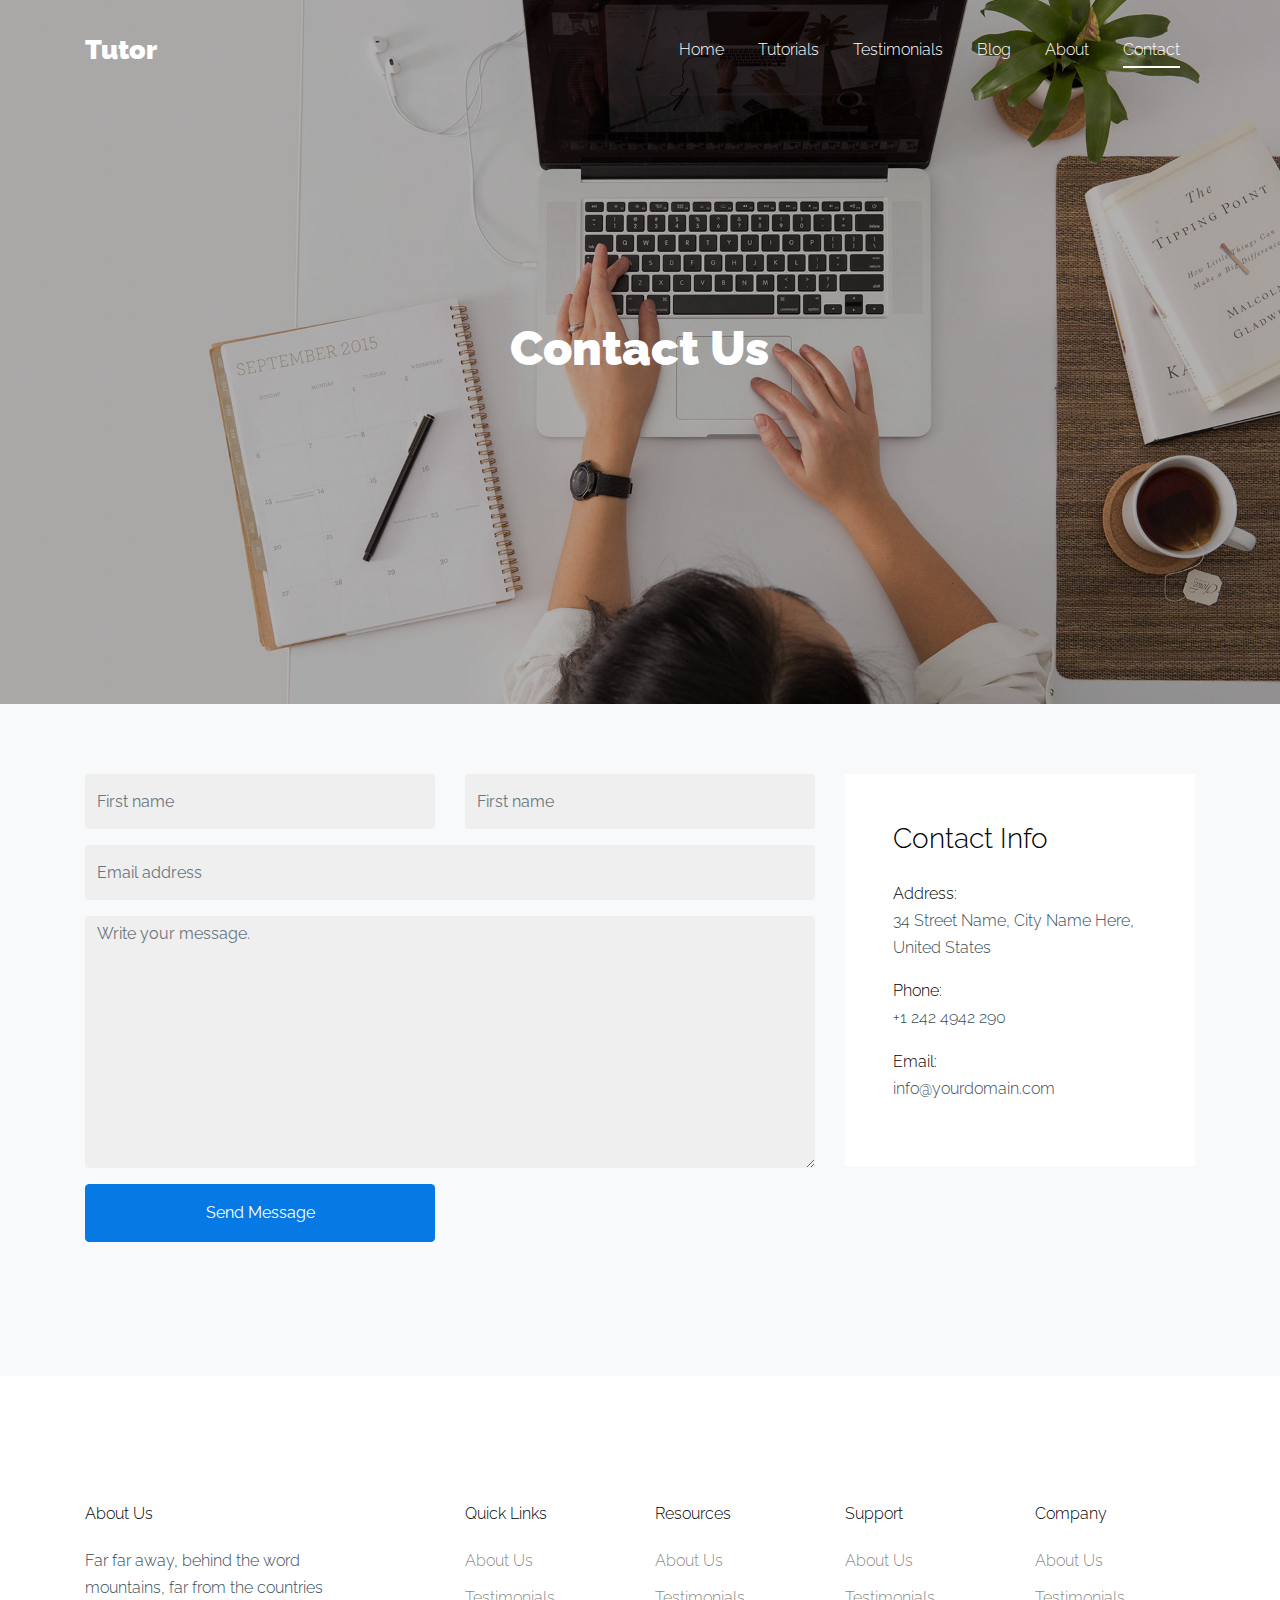
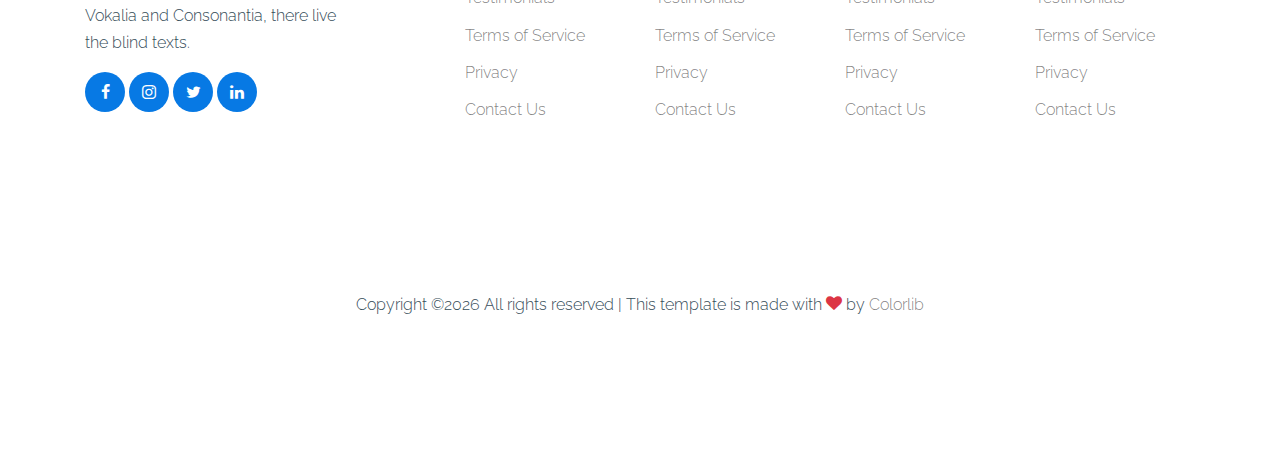
<file: contact.html>
<!doctype html>
<html lang="en">

<head>
  <title>Tutor &mdash; Free Website Template by Colorlib</title>
  <meta charset="utf-8">
  <meta name="viewport" content="width=device-width, initial-scale=1, shrink-to-fit=no">

  <link href="https://fonts.googleapis.com/css2?family=Raleway:wght@400;700&display=swap" rel="stylesheet">

  <link rel="stylesheet" href="fonts/icomoon/style.css">
  <link rel="stylesheet" href="fonts/brand/style.css">

  <link rel="stylesheet" href="css/bootstrap.min.css">
  <link rel="stylesheet" href="css/bootstrap-datepicker.css">
  <link rel="stylesheet" href="css/jquery.fancybox.min.css">
  <link rel="stylesheet" href="css/owl.carousel.min.css">
  <link rel="stylesheet" href="css/owl.theme.default.min.css">
  <link rel="stylesheet" href="css/aos.css">

  <!-- MAIN CSS -->
  <link rel="stylesheet" href="css/style.css">

</head>

<body>


  <div class="site-wrap" id="home-section">

    <div class="site-mobile-menu site-navbar-target">
      <div class="site-mobile-menu-header">
        <div class="site-mobile-menu-close mt-3">
          <span class="icon-close2 js-menu-toggle"></span>
        </div>
      </div>
      <div class="site-mobile-menu-body"></div>
    </div>

    <header class="site-navbar light site-navbar-target" role="banner">

      <div class="container">
        <div class="row align-items-center position-relative">

          <div class="col-3">
            <div class="site-logo">
              <a href="index.html"><strong>Tutor</strong></a>
            </div>
          </div>

          <div class="col-9  text-right">

            <span class="d-inline-block d-lg-none"><a href="#" class=" site-menu-toggle js-menu-toggle py-5 "><span class="icon-menu h3 text-black"></span></a></span>

            <nav class="site-navigation text-right ml-auto d-none d-lg-block" role="navigation">
              <ul class="site-menu main-menu js-clone-nav ml-auto ">
                <li><a href="index.html" class="nav-link">Home</a></li>
                <li><a href="tutorials.html" class="nav-link">Tutorials</a></li>
                <li><a href="testimonials.html" class="nav-link">Testimonials</a></li>
                <li><a href="blog.html" class="nav-link">Blog</a></li>
                <li><a href="about.html" class="nav-link">About</a></li>
                <li class="active"><a href="contact.html" class="nav-link">Contact</a></li>
              </ul>
            </nav>
          </div>


        </div>
      </div>

    </header>


    <div class="site-section-cover overlay" style="background-image: url('images/hero_bg.jpg');">

      <div class="container">
        <div class="row align-items-center justify-content-center">
          <div class="col-lg-10 text-center">
            <h1><strong>Contact Us</strong></h1>
          </div>
        </div>
      </div>
    </div>




    <div class="site-section bg-light" id="contact-section">
      <div class="container">
        
        <div class="row">
          <div class="col-lg-8 mb-5" >
            <form action="#" method="post">
              <div class="form-group row">
                <div class="col-md-6 mb-4 mb-lg-0">
                  <input type="text" class="form-control" placeholder="First name">
                </div>
                <div class="col-md-6">
                  <input type="text" class="form-control" placeholder="First name">
                </div>
              </div>

              <div class="form-group row">
                <div class="col-md-12">
                  <input type="text" class="form-control" placeholder="Email address">
                </div>
              </div>

              <div class="form-group row">
                <div class="col-md-12">
                  <textarea name="" id="" class="form-control" placeholder="Write your message." cols="30" rows="10"></textarea>
                </div>
              </div>
              <div class="form-group row">
                <div class="col-md-6 mr-auto">
                  <input type="submit" class="btn btn-block btn-primary text-white py-3 px-5" value="Send Message">
                </div>
              </div>
            </form>
          </div>
          <div class="col-lg-4 ml-auto">
            <div class="bg-white p-3 p-md-5">
              <h3 class="text-black mb-4">Contact Info</h3>
              <ul class="list-unstyled footer-link">
                <li class="d-block mb-3">
                  <span class="d-block text-black">Address:</span>
                  <span>34 Street Name, City Name Here, United States</span></li>
                <li class="d-block mb-3"><span class="d-block text-black">Phone:</span><span>+1 242 4942 290</span></li>
                <li class="d-block mb-3"><span class="d-block text-black">Email:</span><span>info@yourdomain.com</span></li>
              </ul>
            </div>
          </div>
        </div>
      </div>
    </div>

    <footer class="site-footer">
      <div class="container">
        <div class="row">
          <div class="col-lg-3">
            <h2 class="footer-heading mb-4">About Us</h2>
            <p>Far far away, behind the word mountains, far from the countries Vokalia and Consonantia, there live the blind texts. </p>
            <ul class="list-unstyled social">
              <li><a href="#"><span class="icon-facebook"></span></a></li>
              <li><a href="#"><span class="icon-instagram"></span></a></li>
              <li><a href="#"><span class="icon-twitter"></span></a></li>
              <li><a href="#"><span class="icon-linkedin"></span></a></li>
            </ul>
          </div>
          <div class="col-lg-8 ml-auto">
            <div class="row">
              <div class="col-lg-3">
                <h2 class="footer-heading mb-4">Quick Links</h2>
                <ul class="list-unstyled">
                  <li><a href="#">About Us</a></li>
                  <li><a href="#">Testimonials</a></li>
                  <li><a href="#">Terms of Service</a></li>
                  <li><a href="#">Privacy</a></li>
                  <li><a href="#">Contact Us</a></li>
                </ul>
              </div>
              <div class="col-lg-3">
                <h2 class="footer-heading mb-4">Resources</h2>
                <ul class="list-unstyled">
                  <li><a href="#">About Us</a></li>
                  <li><a href="#">Testimonials</a></li>
                  <li><a href="#">Terms of Service</a></li>
                  <li><a href="#">Privacy</a></li>
                  <li><a href="#">Contact Us</a></li>
                </ul>
              </div>
              <div class="col-lg-3">
                <h2 class="footer-heading mb-4">Support</h2>
                <ul class="list-unstyled">
                  <li><a href="#">About Us</a></li>
                  <li><a href="#">Testimonials</a></li>
                  <li><a href="#">Terms of Service</a></li>
                  <li><a href="#">Privacy</a></li>
                  <li><a href="#">Contact Us</a></li>
                </ul>
              </div>
              <div class="col-lg-3">
                <h2 class="footer-heading mb-4">Company</h2>
                <ul class="list-unstyled">
                  <li><a href="#">About Us</a></li>
                  <li><a href="#">Testimonials</a></li>
                  <li><a href="#">Terms of Service</a></li>
                  <li><a href="#">Privacy</a></li>
                  <li><a href="#">Contact Us</a></li>
                </ul>
              </div>
            </div>
          </div>
        </div>
        <div class="row pt-5 mt-5 text-center">
          <div class="col-md-12">
            <div class="border-top pt-5">
              <p>
                <!-- Link back to Colorlib can't be removed. Template is licensed under CC BY 3.0. -->
                Copyright &copy;<script>document.write(new Date().getFullYear());</script> All rights reserved | This template is made with <i class="icon-heart text-danger" aria-hidden="true"></i> by <a href="https://colorlib.com" target="_blank" >Colorlib</a>
                <!-- Link back to Colorlib can't be removed. Template is licensed under CC BY 3.0. -->
              </p>
            </div>
          </div>

        </div>
      </div>
    </footer>

  </div>

  <script src="js/jquery-3.3.1.min.js"></script>
  <script src="js/popper.min.js"></script>
  <script src="js/bootstrap.min.js"></script>
  <script src="js/owl.carousel.min.js"></script>
  <script src="js/jquery.sticky.js"></script>
  <script src="js/jquery.waypoints.min.js"></script>
  <script src="js/jquery.animateNumber.min.js"></script>
  <script src="js/jquery.fancybox.min.js"></script>
  <script src="js/jquery.easing.1.3.js"></script>
  <script src="js/bootstrap-datepicker.min.js"></script>
  <script src="js/aos.js"></script>

  <script src="js/main.js"></script>

</body>

</html>
</file>
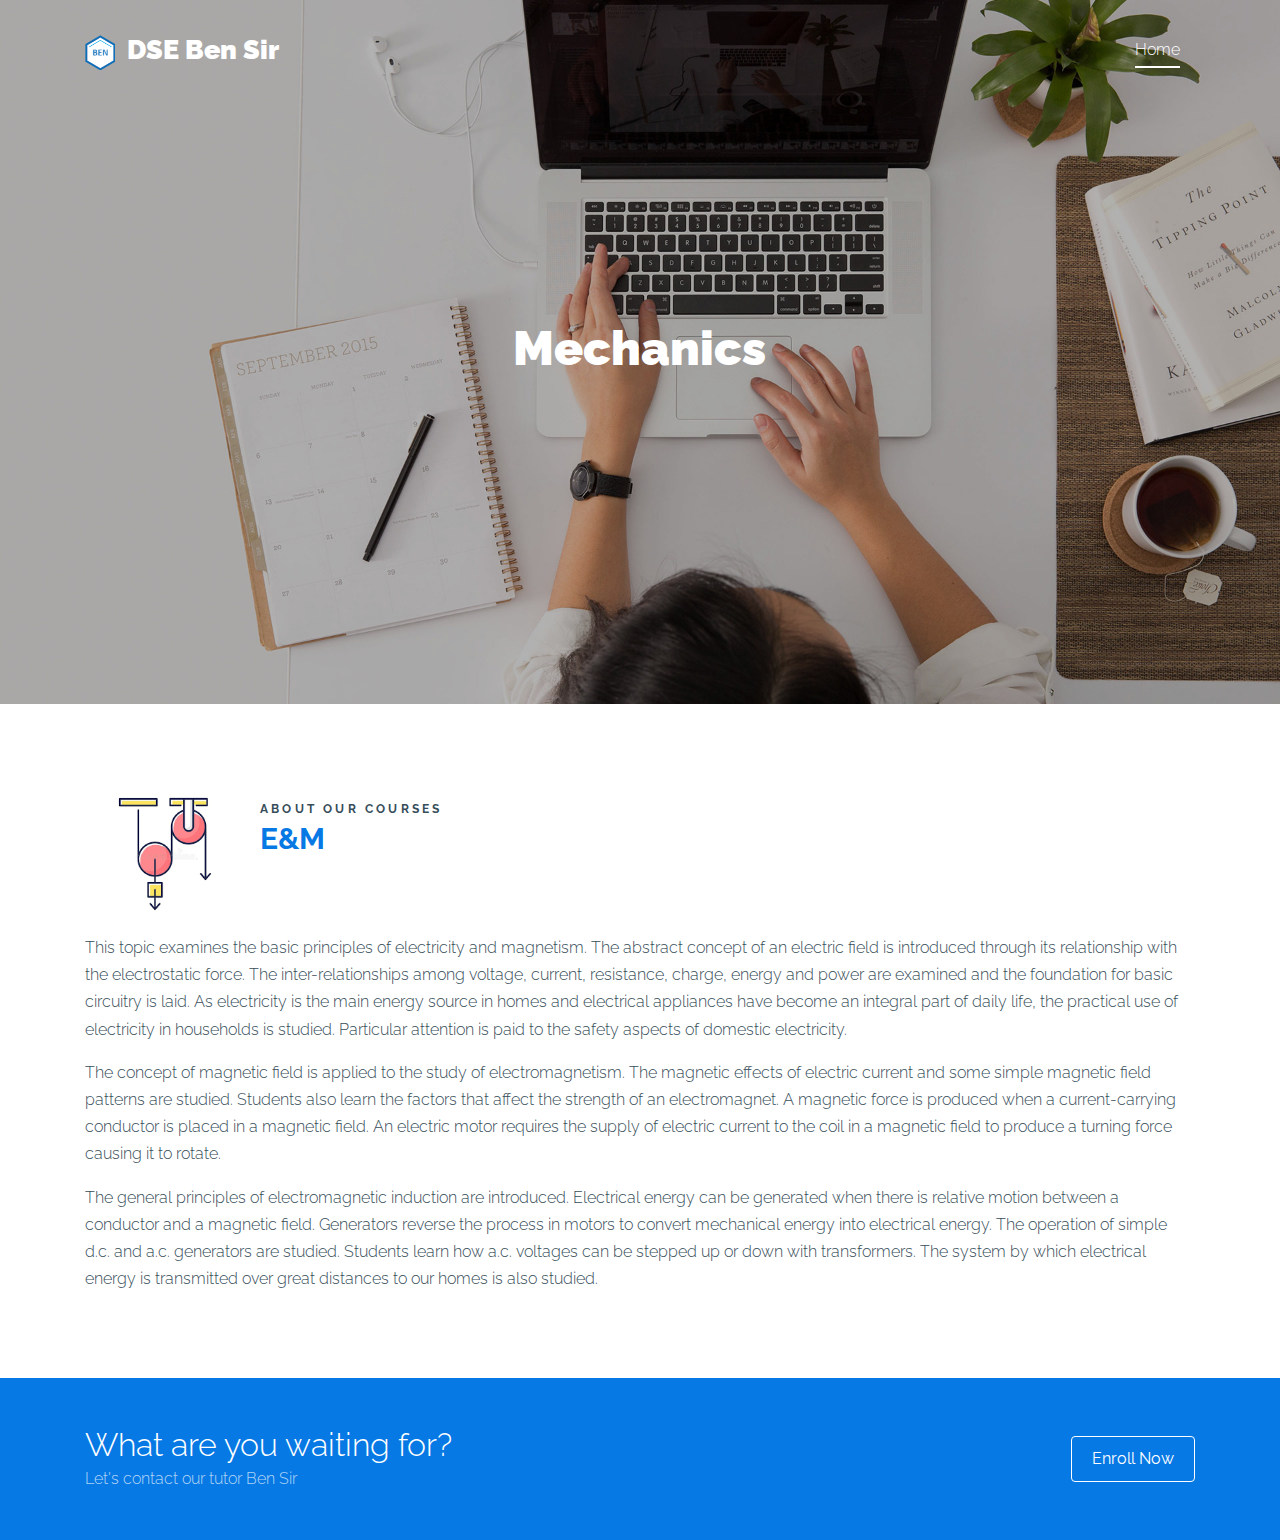
<file: em.html>
<!doctype html>
<html lang="en">

<head>
  <title>Tutor &mdash; Free Website Template by Colorlib</title>
  <meta charset="utf-8">
  <meta name="viewport" content="width=device-width, initial-scale=1, shrink-to-fit=no">

  <link href="https://fonts.googleapis.com/css2?family=Raleway:wght@400;700&display=swap" rel="stylesheet">

  <link rel="stylesheet" href="fonts/icomoon/style.css">
  <link rel="stylesheet" href="fonts/brand/style.css">

  <link rel="stylesheet" href="css/bootstrap.min.css">
  <link rel="stylesheet" href="css/bootstrap-datepicker.css">
  <link rel="stylesheet" href="css/jquery.fancybox.min.css">
  <link rel="stylesheet" href="css/owl.carousel.min.css">
  <link rel="stylesheet" href="css/owl.theme.default.min.css">
  <link rel="stylesheet" href="css/aos.css">

  <!-- MAIN CSS -->
  <link rel="stylesheet" href="css/style.css">

</head>

<body>


  <div class="site-wrap" id="home-section">

    <div class="site-mobile-menu site-navbar-target">
      <div class="site-mobile-menu-header">
        <div class="site-mobile-menu-close mt-3">
          <span class="icon-close2 js-menu-toggle"></span>
        </div>
      </div>
      <div class="site-mobile-menu-body"></div>
    </div>

    <header class="site-navbar light site-navbar-target" role="banner">

      <div class="container">
        <div class="row align-items-center position-relative">

          <div class="col-6">
            <div class="site-logo">
              <a href="index.html">
                <img src="img/dseben_logo_light.png" height="35px" style="padding-right:5px">
                <strong style="line-height: 35px;">DSE Ben Sir</strong></a>
            </div>
          </div>

          <div class="col-6  text-right">

            <span class="d-inline-block d-lg-none"><a href="#" class=" site-menu-toggle js-menu-toggle py-5 ">
                <span class="icon-menu h3 text-white"></span></a></span>

            <nav class="site-navigation text-right ml-auto d-none d-lg-block" role="navigation">
              <ul class="site-menu main-menu js-clone-nav ml-auto ">
                <li class="active"><a href="index.html" class="nav-link">Home</a></li>
 
              </ul>
            </nav>
          </div>


        </div>
      </div>

    </header>


    <div class="site-section-cover overlay" style="background-image: url('images/hero_bg.jpg');">

      <div class="container">
        <div class="row align-items-center justify-content-center">
          <div class="col-lg-10 text-center">
            <h1><strong>Mechanics</strong></h1>
          </div>
        </div>
      </div>
    </div>




    <div class="site-section">
      <div class="container">
        <div class="row">
          <div class=" col-2 ">
            <img src="img/mechanics.png" alt="Image" style="width: 100%;">
          </div>
          <div class="col-10mr-auto">
            <div class="heading mb-12" style="margin-left:0px; margin-top:20px;">
              <span class="caption">About our courses</span>
              <h2>E&M</h2>
            </div>
          </div>
          <div class="col-lg-12">
            <p>This topic examines the basic principles of electricity and magnetism. The abstract concept
              of an electric field is introduced through its relationship with the electrostatic force. The
              inter-relationships among voltage, current, resistance, charge, energy and power are
              examined and the foundation for basic circuitry is laid. As electricity is the main energy
              source in homes and electrical appliances have become an integral part of daily life, the
              practical use of electricity in households is studied. Particular attention is paid to the safety
              aspects of domestic electricity.

            </p>
            <p>
              The concept of magnetic field is applied to the study of electromagnetism. The magnetic
              effects of electric current and some simple magnetic field patterns are studied. Students also
              learn the factors that affect the strength of an electromagnet. A magnetic force is produced
              when a current-carrying conductor is placed in a magnetic field. An electric motor requires
              the supply of electric current to the coil in a magnetic field to produce a turning force causing
              it to rotate.
            </p>
            <p>
              The general principles of electromagnetic induction are introduced. Electrical energy can be
              generated when there is relative motion between a conductor and a magnetic field.
              Generators reverse the process in motors to convert mechanical energy into electrical energy.
              The operation of simple d.c. and a.c. generators are studied. Students learn how a.c.
              voltages can be stepped up or down with transformers. The system by which electrical
              energy is transmitted over great distances to our homes is also studied.
            </p>
          </div>
        </div>
      </div>
    </div>

    <div class="site-section bg-primary py-5 cta">
      <div class="container">
        <div class="row align-items-center">
          <div class="col-lg-7 mb-4 mb-md-0">
            <h2 class="mb-0 text-white">What are you waiting for?</h2>
            <p class="mb-0 opa-7">Let's contact our tutor Ben Sir</p>
          </div>
          <div class="col-lg-5 text-md-right">
            <a href="https://wa.me/85291634049" class="btn btn-primary btn-white">Enroll Now</a>
          </div>
        </div>
      </div>
    </div>

  </div>

  <script src="js/jquery-3.3.1.min.js"></script>
  <script src="js/popper.min.js"></script>
  <script src="js/bootstrap.min.js"></script>
  <script src="js/owl.carousel.min.js"></script>
  <script src="js/jquery.sticky.js"></script>
  <script src="js/jquery.waypoints.min.js"></script>
  <script src="js/jquery.animateNumber.min.js"></script>
  <script src="js/jquery.fancybox.min.js"></script>
  <script src="js/jquery.easing.1.3.js"></script>
  <script src="js/bootstrap-datepicker.min.js"></script>
  <script src="js/aos.js"></script>

  <script src="js/main.js"></script>

</body>

</html>
</file>
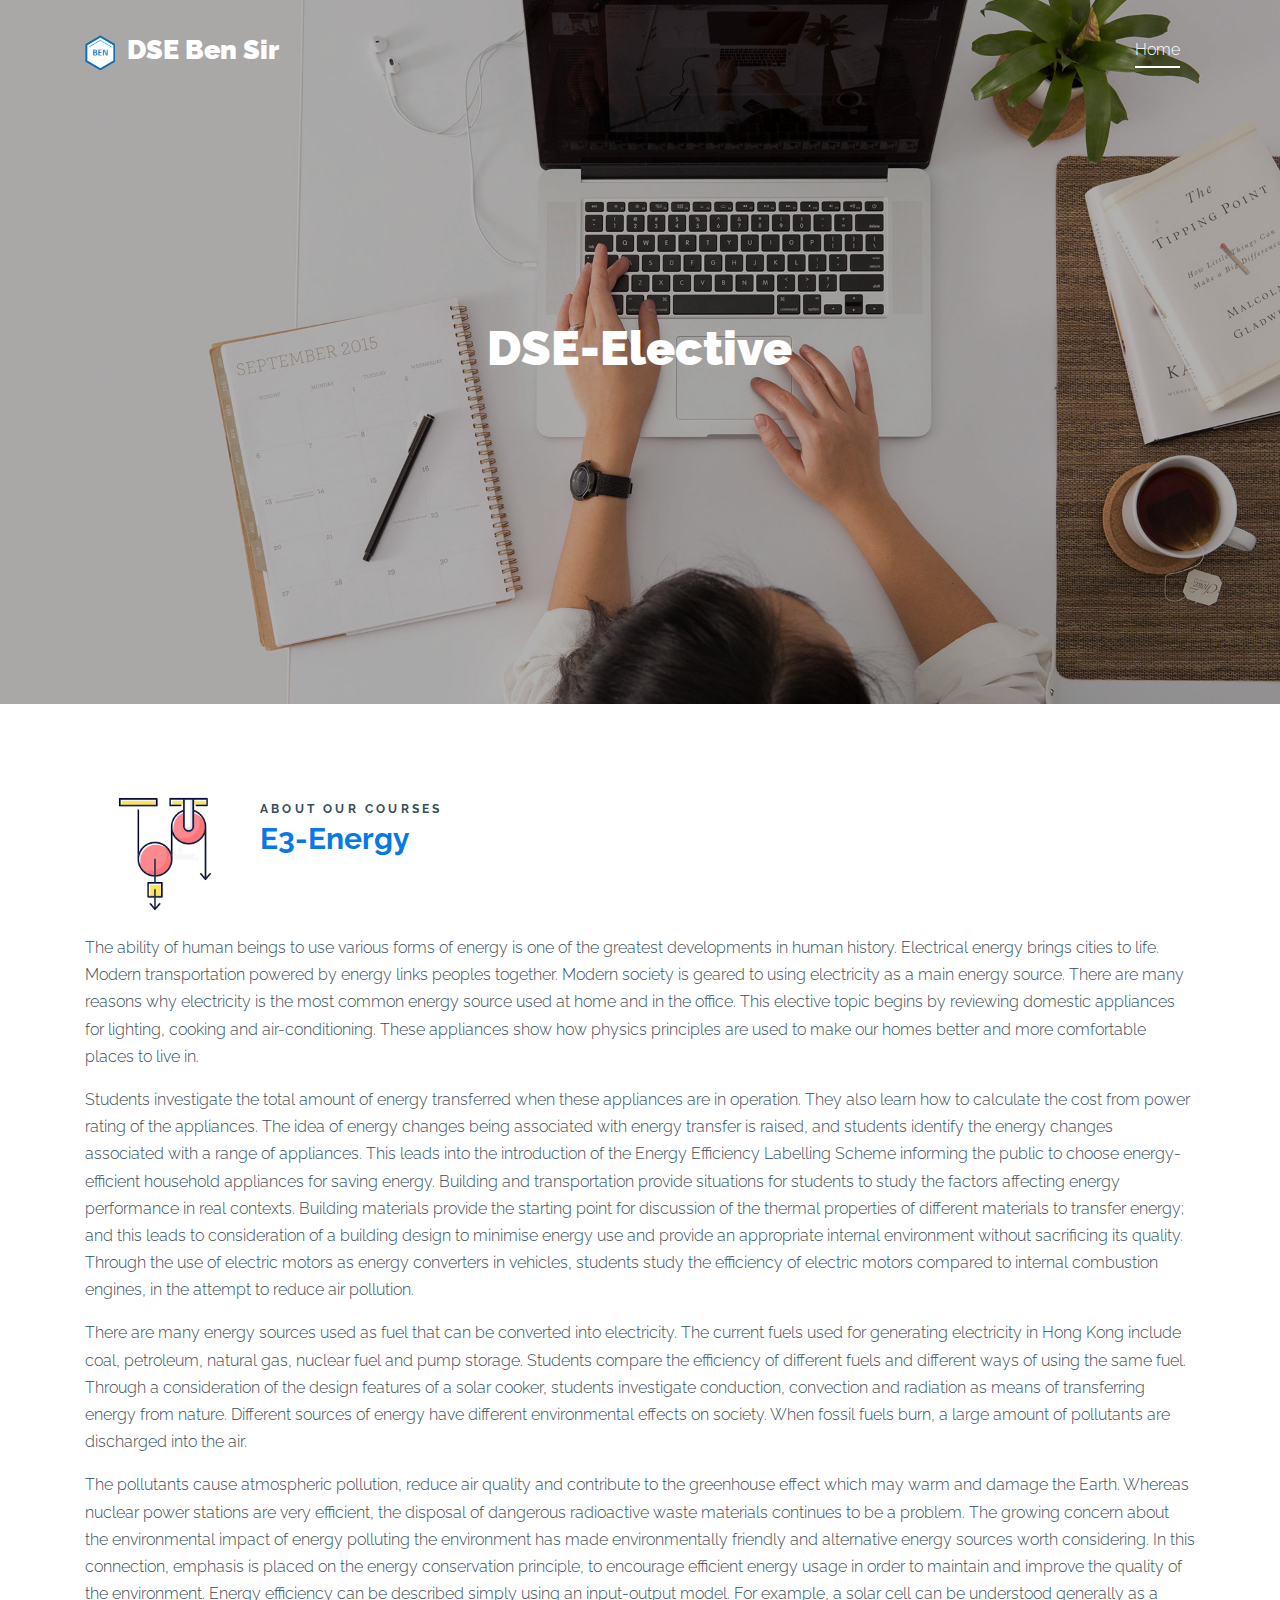
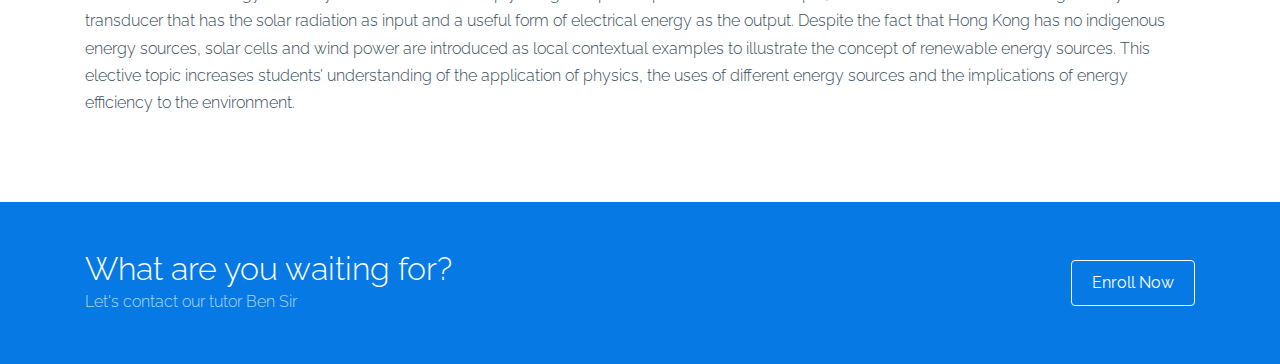
<file: energy.html>
<!doctype html>
<html lang="en">

<head>
  <title>Tutor &mdash; Free Website Template by Colorlib</title>
  <meta charset="utf-8">
  <meta name="viewport" content="width=device-width, initial-scale=1, shrink-to-fit=no">

  <link href="https://fonts.googleapis.com/css2?family=Raleway:wght@400;700&display=swap" rel="stylesheet">

  <link rel="stylesheet" href="fonts/icomoon/style.css">
  <link rel="stylesheet" href="fonts/brand/style.css">

  <link rel="stylesheet" href="css/bootstrap.min.css">
  <link rel="stylesheet" href="css/bootstrap-datepicker.css">
  <link rel="stylesheet" href="css/jquery.fancybox.min.css">
  <link rel="stylesheet" href="css/owl.carousel.min.css">
  <link rel="stylesheet" href="css/owl.theme.default.min.css">
  <link rel="stylesheet" href="css/aos.css">

  <!-- MAIN CSS -->
  <link rel="stylesheet" href="css/style.css">

</head>

<body>


  <div class="site-wrap" id="home-section">

    <div class="site-mobile-menu site-navbar-target">
      <div class="site-mobile-menu-header">
        <div class="site-mobile-menu-close mt-3">
          <span class="icon-close2 js-menu-toggle"></span>
        </div>
      </div>
      <div class="site-mobile-menu-body"></div>
    </div>

    <header class="site-navbar light site-navbar-target" role="banner">

      <div class="container">
        <div class="row align-items-center position-relative">

          <div class="col-6">
            <div class="site-logo">
              <a href="index.html">
                <img src="img/dseben_logo_light.png" height="35px" style="padding-right:5px">
                <strong style="line-height: 35px;">DSE Ben Sir</strong></a>
            </div>
          </div>

          <div class="col-6  text-right">

            <span class="d-inline-block d-lg-none"><a href="#" class=" site-menu-toggle js-menu-toggle py-5 ">
                <span class="icon-menu h3 text-white"></span></a></span>

            <nav class="site-navigation text-right ml-auto d-none d-lg-block" role="navigation">
              <ul class="site-menu main-menu js-clone-nav ml-auto ">
                <li class="active"><a href="index.html" class="nav-link">Home</a></li>
 
              </ul>
            </nav>
          </div>


        </div>
      </div>

    </header>


    <div class="site-section-cover overlay" style="background-image: url('images/hero_bg.jpg');">

      <div class="container">
        <div class="row align-items-center justify-content-center">
          <div class="col-lg-10 text-center">
            <h1><strong>DSE-Elective</strong></h1>
          </div>
        </div>
      </div>
    </div>




    <div class="site-section">
      <div class="container">
        <div class="row">
          <div class=" col-2 ">
            <img src="img/mechanics.png" alt="Image" style="width: 100%;">
          </div>
          <div class="col-10mr-auto">
            <div class="heading mb-12" style="margin-left:0px; margin-top:20px;">
              <span class="caption">About our courses</span>
              <h2>E3-Energy</h2>
            </div>
          </div>
          <div class="col-lg-12">
            <p>The ability of human beings to use various forms of energy is one of the greatest
              developments in human history. Electrical energy brings cities to life. Modern
              transportation powered by energy links peoples together. Modern society is geared to using
              electricity as a main energy source. There are many reasons why electricity is the most
              common energy source used at home and in the office. This elective topic begins by
              reviewing domestic appliances for lighting, cooking and air-conditioning. These appliances
              show how physics principles are used to make our homes better and more comfortable places
              to live in.
            </p>
            <p>
              Students investigate the total amount of energy transferred when these appliances
              are in operation. They also learn how to calculate the cost from power rating of the
              appliances. The idea of energy changes being associated with energy transfer is raised, and
              students identify the energy changes associated with a range of appliances. This leads into
              the introduction of the Energy Efficiency Labelling Scheme informing the public to choose
              energy-efficient household appliances for saving energy. Building and transportation
              provide situations for students to study the factors affecting energy performance in real
              contexts. Building materials provide the starting point for discussion of the thermal
              properties of different materials to transfer energy; and this leads to consideration of a
              building design to minimise energy use and provide an appropriate internal environment
              without sacrificing its quality. Through the use of electric motors as energy converters in
              vehicles, students study the efficiency of electric motors compared to internal combustion
              engines, in the attempt to reduce air pollution.

            </p>
            <p>
              There are many energy sources used as fuel that can be converted into electricity. The
              current fuels used for generating electricity in Hong Kong include coal, petroleum, natural
              gas, nuclear fuel and pump storage. Students compare the efficiency of different fuels and
              different ways of using the same fuel. Through a consideration of the design features of a
              solar cooker, students investigate conduction, convection and radiation as means of
              transferring energy from nature. Different sources of energy have different environmental
              effects on society. When fossil fuels burn, a large amount of pollutants are discharged into
              the air.
            </p>
            <p>
              The pollutants cause atmospheric pollution, reduce air quality and contribute to the
              greenhouse effect which may warm and damage the Earth. Whereas nuclear power stations
              are very efficient, the disposal of dangerous radioactive waste materials continues to be a
              problem. The growing concern about the environmental impact of energy polluting the
              environment has made environmentally friendly and alternative energy sources worth
              considering. In this connection, emphasis is placed on the energy conservation principle, to
              encourage efficient energy usage in order to maintain and improve the quality of the environment. Energy
              efficiency can be described simply using an input-output model. For
              example, a solar cell can be understood generally as a transducer that has the solar radiation
              as input and a useful form of electrical energy as the output. Despite the fact that Hong
              Kong has no indigenous energy sources, solar cells and wind power are introduced as local
              contextual examples to illustrate the concept of renewable energy sources. This elective
              topic increases students’ understanding of the application of physics, the uses of different
              energy sources and the implications of energy efficiency to the environment.
            </p>

          </div>
        </div>
      </div>
    </div>

    <div class="site-section bg-primary py-5 cta">
      <div class="container">
        <div class="row align-items-center">
          <div class="col-lg-7 mb-4 mb-md-0">
            <h2 class="mb-0 text-white">What are you waiting for?</h2>
            <p class="mb-0 opa-7">Let's contact our tutor Ben Sir</p>
          </div>
          <div class="col-lg-5 text-md-right">
            <a href="https://wa.me/85291634049" class="btn btn-primary btn-white">Enroll Now</a>
          </div>
        </div>
      </div>
    </div>

  </div>

  <script src="js/jquery-3.3.1.min.js"></script>
  <script src="js/popper.min.js"></script>
  <script src="js/bootstrap.min.js"></script>
  <script src="js/owl.carousel.min.js"></script>
  <script src="js/jquery.sticky.js"></script>
  <script src="js/jquery.waypoints.min.js"></script>
  <script src="js/jquery.animateNumber.min.js"></script>
  <script src="js/jquery.fancybox.min.js"></script>
  <script src="js/jquery.easing.1.3.js"></script>
  <script src="js/bootstrap-datepicker.min.js"></script>
  <script src="js/aos.js"></script>

  <script src="js/main.js"></script>

</body>

</html>
</file>
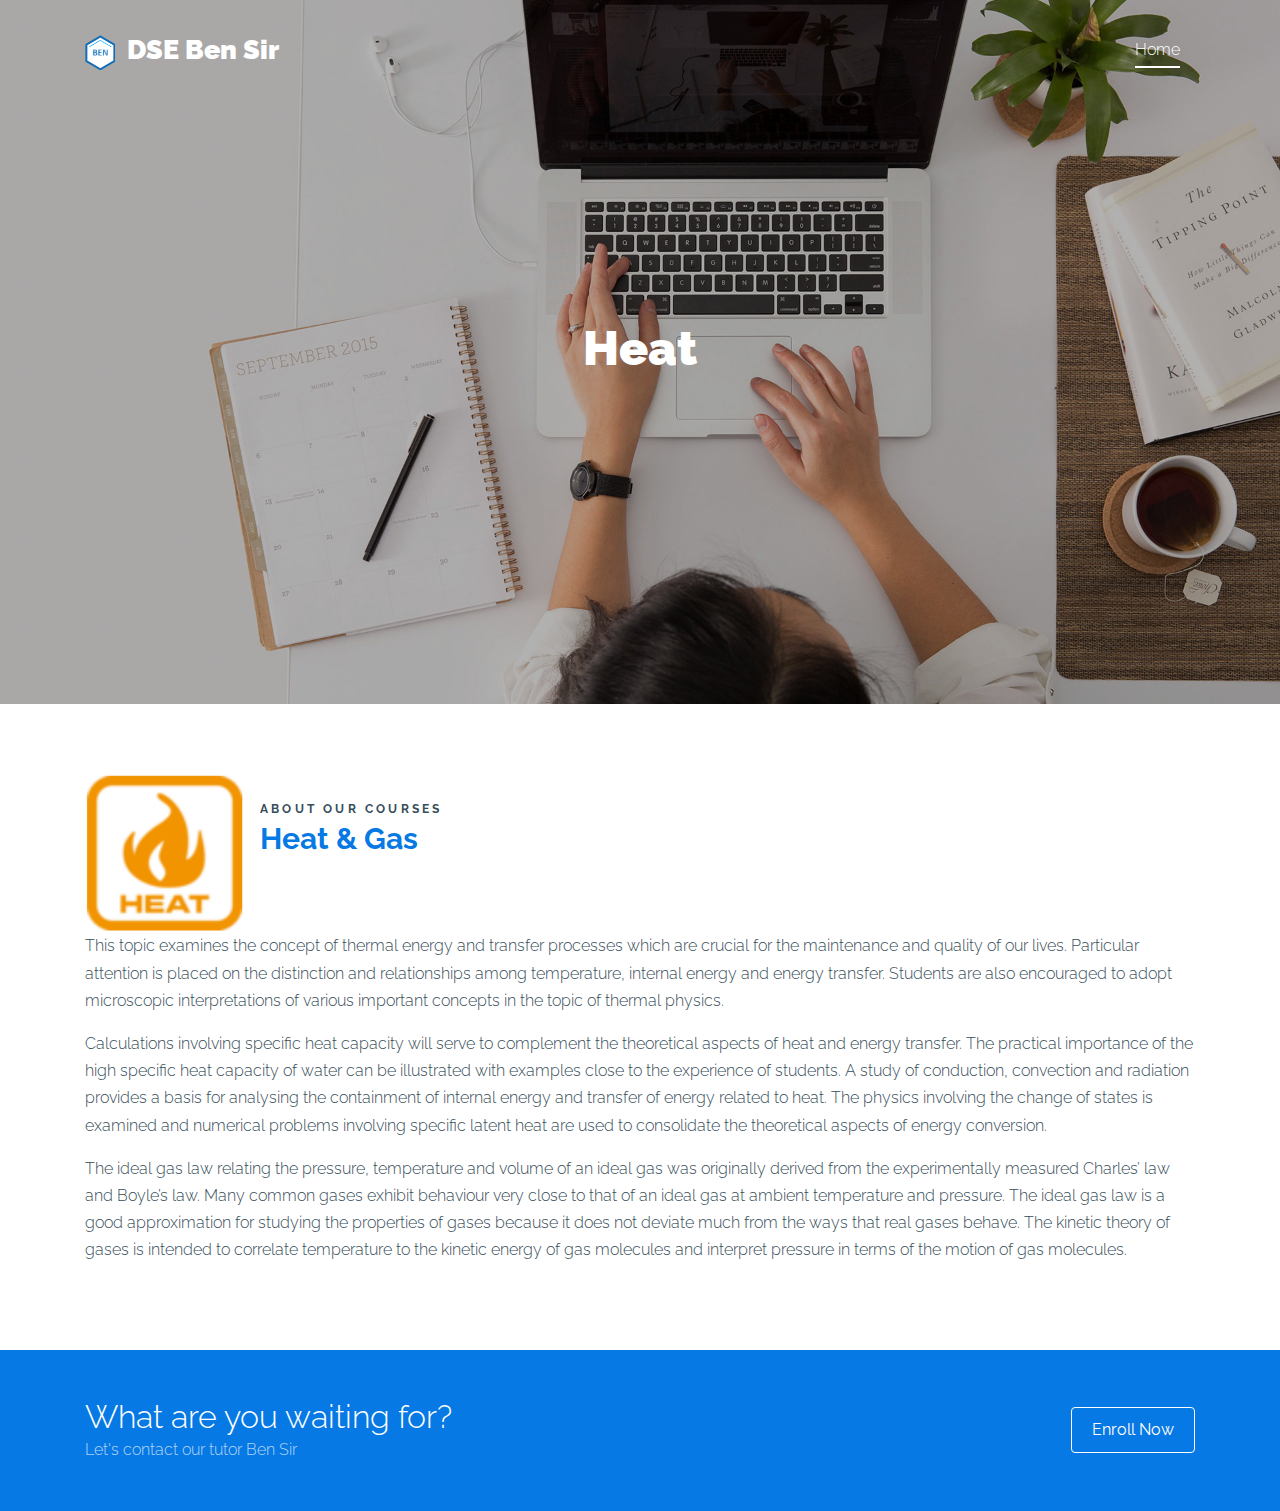
<file: heat.html>
<!doctype html>
<html lang="en">

<head>
  <title>Tutor &mdash; Free Website Template by Colorlib</title>
  <meta charset="utf-8">
  <meta name="viewport" content="width=device-width, initial-scale=1, shrink-to-fit=no">

  <link href="https://fonts.googleapis.com/css2?family=Raleway:wght@400;700&display=swap" rel="stylesheet">

  <link rel="stylesheet" href="fonts/icomoon/style.css">
  <link rel="stylesheet" href="fonts/brand/style.css">

  <link rel="stylesheet" href="css/bootstrap.min.css">
  <link rel="stylesheet" href="css/bootstrap-datepicker.css">
  <link rel="stylesheet" href="css/jquery.fancybox.min.css">
  <link rel="stylesheet" href="css/owl.carousel.min.css">
  <link rel="stylesheet" href="css/owl.theme.default.min.css">
  <link rel="stylesheet" href="css/aos.css">

  <!-- MAIN CSS -->
  <link rel="stylesheet" href="css/style.css">

</head>

<body>


  <div class="site-wrap" id="home-section">

    <div class="site-mobile-menu site-navbar-target">
      <div class="site-mobile-menu-header">
        <div class="site-mobile-menu-close mt-3">
          <span class="icon-close2 js-menu-toggle"></span>
        </div>
      </div>
      <div class="site-mobile-menu-body"></div>
    </div>

    <header class="site-navbar light site-navbar-target" role="banner">

      <div class="container">
        <div class="row align-items-center position-relative">

          <div class="col-6">
            <div class="site-logo">
              <a href="index.html">
                <img src="img/dseben_logo_light.png" height="35px" style="padding-right:5px">
                <strong style="line-height: 35px;">DSE Ben Sir</strong></a>
            </div>
          </div>

          <div class="col-6  text-right">

            <span class="d-inline-block d-lg-none"><a href="#" class=" site-menu-toggle js-menu-toggle py-5 ">
                <span class="icon-menu h3 text-white"></span></a></span>

            <nav class="site-navigation text-right ml-auto d-none d-lg-block" role="navigation">
              <ul class="site-menu main-menu js-clone-nav ml-auto ">
                <li class="active"><a href="index.html" class="nav-link">Home</a></li>
 
              </ul>
            </nav>
          </div>


        </div>
      </div>

    </header>


    <div class="site-section-cover overlay" style="background-image: url('images/hero_bg.jpg');">

      <div class="container">
        <div class="row align-items-center justify-content-center">
          <div class="col-lg-10 text-center">
            <h1><strong>Heat</strong></h1>
          </div>
        </div>
      </div>
    </div>




    <div class="site-section">
      <div class="container">
        <div class="row">
          <div class=" col-2 ">
            <img src="img/heat.png" alt="Image" style="width: 100%;">
          </div>
          <div class="col-10mr-auto">
            <div class="heading mb-12" style="margin-left:0px; margin-top:20px;">
              <span class="caption">About our courses</span>
              <h2>Heat & Gas</h2>
            </div>
          </div>
          <div class="col-lg-12">
            <p>This topic examines the concept of thermal energy and transfer processes which are crucial
              for the maintenance and quality of our lives. Particular attention is placed on the distinction
              and relationships among temperature, internal energy and energy transfer. Students are also
              encouraged to adopt microscopic interpretations of various important concepts in the topic of
              thermal physics.

            </p>
            <p>
              Calculations involving specific heat capacity will serve to complement the theoretical aspects
              of heat and energy transfer. The practical importance of the high specific heat capacity of
              water can be illustrated with examples close to the experience of students. A study of
              conduction, convection and radiation provides a basis for analysing the containment of
              internal energy and transfer of energy related to heat. The physics involving the change of
              states is examined and numerical problems involving specific latent heat are used to
              consolidate the theoretical aspects of energy conversion.
            </p>
            <p>
              The ideal gas law relating the pressure, temperature and volume of an ideal gas was originally
              derived from the experimentally measured Charles’ law and Boyle’s law. Many common
              gases exhibit behaviour very close to that of an ideal gas at ambient temperature and pressure.
              The ideal gas law is a good approximation for studying the properties of gases because it does
              not deviate much from the ways that real gases behave. The kinetic theory of gases is
              intended to correlate temperature to the kinetic energy of gas molecules and interpret pressure
              in terms of the motion of gas molecules.
            </p>
          </div>
        </div>
      </div>
    </div>

    <div class="site-section bg-primary py-5 cta">
      <div class="container">
        <div class="row align-items-center">
          <div class="col-lg-7 mb-4 mb-md-0">
            <h2 class="mb-0 text-white">What are you waiting for?</h2>
            <p class="mb-0 opa-7">Let's contact our tutor Ben Sir</p>
          </div>
          <div class="col-lg-5 text-md-right">
            <a href="https://wa.me/85291634049" class="btn btn-primary btn-white">Enroll Now</a>
          </div>
        </div>
      </div>
    </div>

  </div>

  <script src="js/jquery-3.3.1.min.js"></script>
  <script src="js/popper.min.js"></script>
  <script src="js/bootstrap.min.js"></script>
  <script src="js/owl.carousel.min.js"></script>
  <script src="js/jquery.sticky.js"></script>
  <script src="js/jquery.waypoints.min.js"></script>
  <script src="js/jquery.animateNumber.min.js"></script>
  <script src="js/jquery.fancybox.min.js"></script>
  <script src="js/jquery.easing.1.3.js"></script>
  <script src="js/bootstrap-datepicker.min.js"></script>
  <script src="js/aos.js"></script>

  <script src="js/main.js"></script>

</body>

</html>
</file>
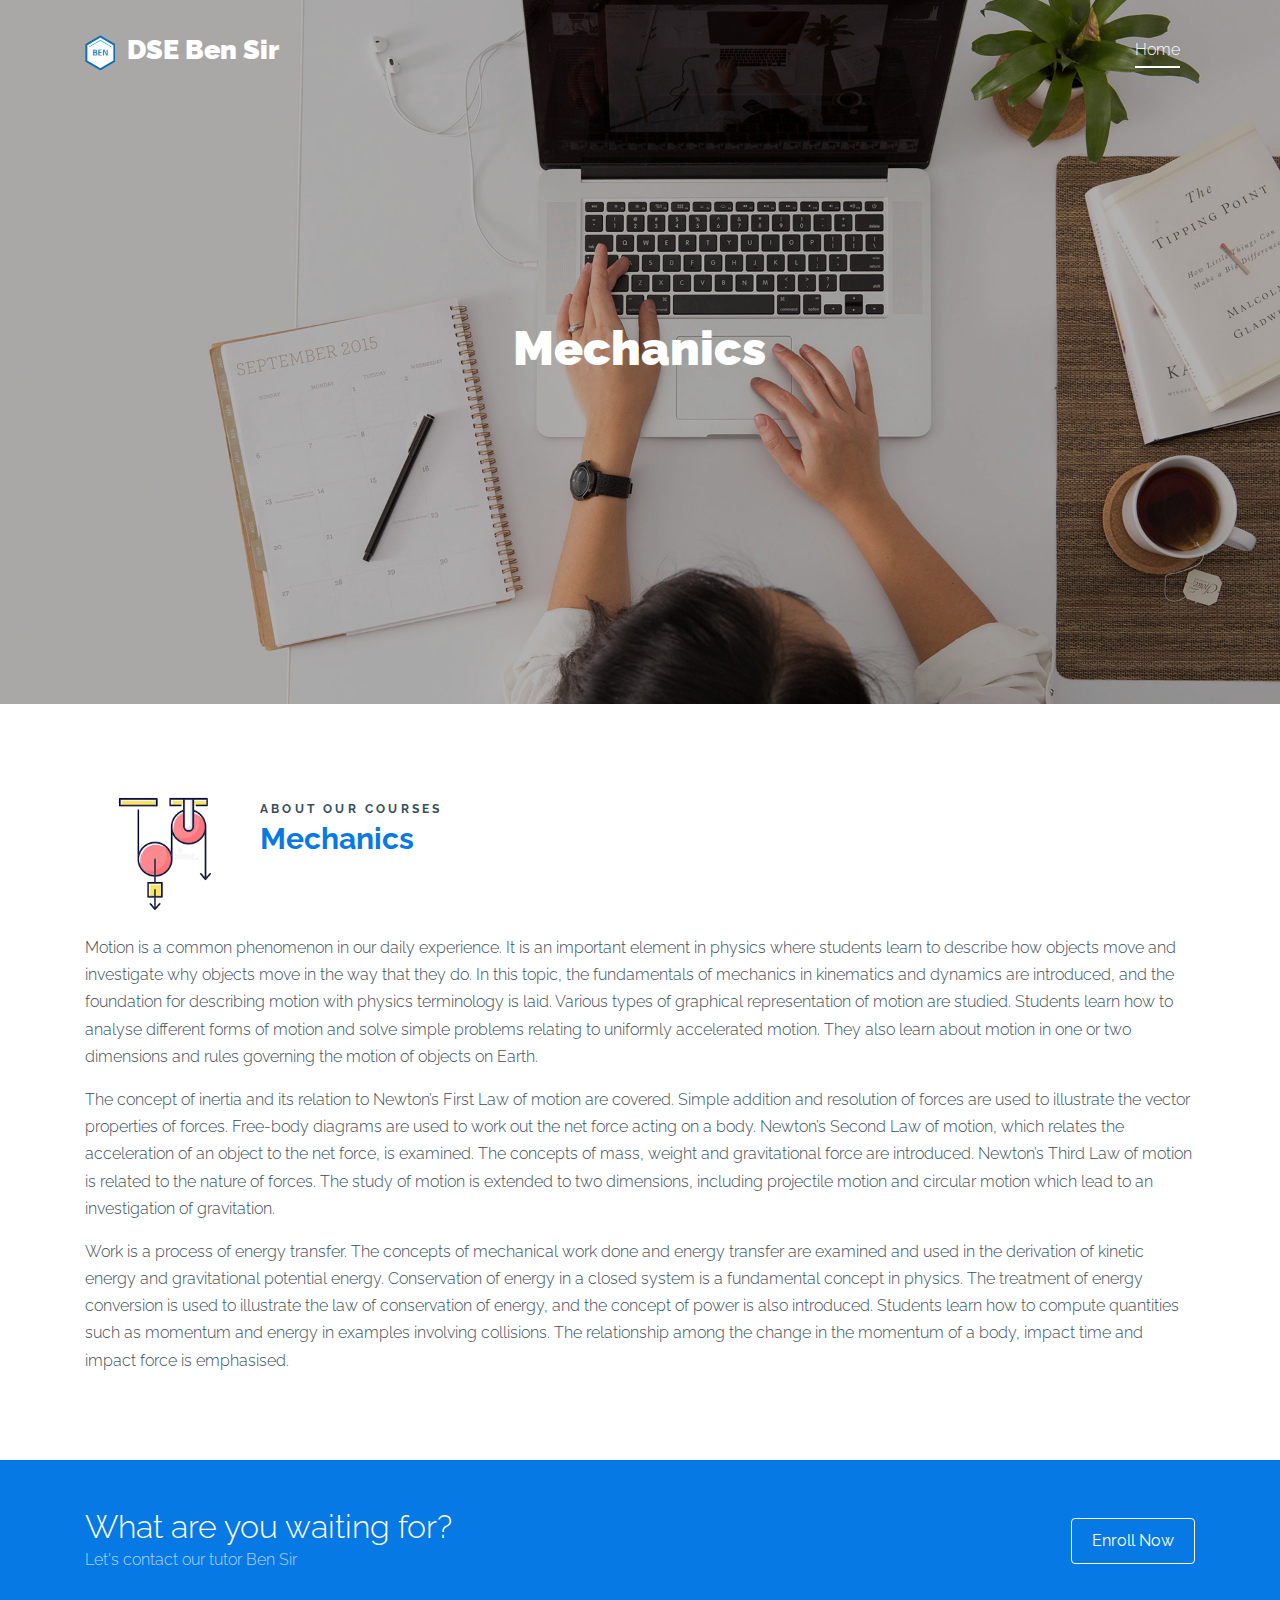
<file: mechanic.html>
<!doctype html>
<html lang="en">

<head>
  <title>Tutor &mdash; Free Website Template by Colorlib</title>
  <meta charset="utf-8">
  <meta name="viewport" content="width=device-width, initial-scale=1, shrink-to-fit=no">

  <link href="https://fonts.googleapis.com/css2?family=Raleway:wght@400;700&display=swap" rel="stylesheet">

  <link rel="stylesheet" href="fonts/icomoon/style.css">
  <link rel="stylesheet" href="fonts/brand/style.css">

  <link rel="stylesheet" href="css/bootstrap.min.css">
  <link rel="stylesheet" href="css/bootstrap-datepicker.css">
  <link rel="stylesheet" href="css/jquery.fancybox.min.css">
  <link rel="stylesheet" href="css/owl.carousel.min.css">
  <link rel="stylesheet" href="css/owl.theme.default.min.css">
  <link rel="stylesheet" href="css/aos.css">

  <!-- MAIN CSS -->
  <link rel="stylesheet" href="css/style.css">

</head>

<body>


  <div class="site-wrap" id="home-section">

    <div class="site-mobile-menu site-navbar-target">
      <div class="site-mobile-menu-header">
        <div class="site-mobile-menu-close mt-3">
          <span class="icon-close2 js-menu-toggle"></span>
        </div>
      </div>
      <div class="site-mobile-menu-body"></div>
    </div>

    <header class="site-navbar light site-navbar-target" role="banner">

      <div class="container">
        <div class="row align-items-center position-relative">

          <div class="col-6">
            <div class="site-logo">
              <a href="index.html">
                <img src="img/dseben_logo_light.png" height="35px" style="padding-right:5px">
                <strong style="line-height: 35px;">DSE Ben Sir</strong></a>
            </div>
          </div>

          <div class="col-6  text-right">

            <span class="d-inline-block d-lg-none"><a href="#" class=" site-menu-toggle js-menu-toggle py-5 ">
                <span class="icon-menu h3 text-white"></span></a></span>

            <nav class="site-navigation text-right ml-auto d-none d-lg-block" role="navigation">
              <ul class="site-menu main-menu js-clone-nav ml-auto ">
                <li class="active"><a href="index.html" class="nav-link">Home</a></li>
 
              </ul>
            </nav>
          </div>


        </div>
      </div>

    </header>


    <div class="site-section-cover overlay" style="background-image: url('images/hero_bg.jpg');">

      <div class="container">
        <div class="row align-items-center justify-content-center">
          <div class="col-lg-10 text-center">
            <h1><strong>Mechanics</strong></h1>
          </div>
        </div>
      </div>
    </div>




    <div class="site-section">
      <div class="container">
        <div class="row">
          <div class=" col-2 ">
            <img src="img/mechanics.png" alt="Image"   style="width: 100%;">
          </div>
          <div class="col-10mr-auto" >
            <div class="heading mb-12" style="margin-left:0px; margin-top:20px;">
              <span class="caption">About our courses</span>
              <h2>Mechanics</h2>
            </div>
          </div>
          <div class="col-lg-12"> 
            <p>Motion is a common phenomenon in our daily experience. It is an important element in
              physics where students learn to describe how objects move and investigate why objects move
              in the way that they do. In this topic, the fundamentals of mechanics in kinematics and
              dynamics are introduced, and the foundation for describing motion with physics terminology
              is laid. Various types of graphical representation of motion are studied. Students learn
              how to analyse different forms of motion and solve simple problems relating to uniformly
              accelerated motion. They also learn about motion in one or two dimensions and rules
              governing the motion of objects on Earth.

            </p>
            <p>
              The concept of inertia and its relation to Newton’s First Law of motion are covered. Simple
              addition and resolution of forces are used to illustrate the vector properties of forces.
              Free-body diagrams are used to work out the net force acting on a body. Newton’s Second
              Law of motion, which relates the acceleration of an object to the net force, is examined.
              The concepts of mass, weight and gravitational force are introduced. Newton’s Third Law
              of motion is related to the nature of forces. The study of motion is extended to two
              dimensions, including projectile motion and circular motion which lead to an investigation of
              gravitation.
            </p>
            <p>
              Work is a process of energy transfer. The concepts of mechanical work done and energy
              transfer are examined and used in the derivation of kinetic energy and gravitational potential
              energy. Conservation of energy in a closed system is a fundamental concept in physics.
              The treatment of energy conversion is used to illustrate the law of conservation of energy,
              and the concept of power is also introduced. Students learn how to compute quantities such
              as momentum and energy in examples involving collisions. The relationship among the
              change in the momentum of a body, impact time and impact force is emphasised.
            </p>
          </div>
        </div>
      </div>
    </div>

    <div class="site-section bg-primary py-5 cta">
      <div class="container">
        <div class="row align-items-center">
          <div class="col-lg-7 mb-4 mb-md-0">
            <h2 class="mb-0 text-white">What are you waiting for?</h2>
            <p class="mb-0 opa-7">Let's contact our tutor Ben Sir</p>
          </div>
          <div class="col-lg-5 text-md-right">
            <a href="https://wa.me/85291634049" class="btn btn-primary btn-white">Enroll Now</a>
          </div>
        </div>
      </div>
    </div>

  </div>

  <script src="js/jquery-3.3.1.min.js"></script>
  <script src="js/popper.min.js"></script>
  <script src="js/bootstrap.min.js"></script>
  <script src="js/owl.carousel.min.js"></script>
  <script src="js/jquery.sticky.js"></script>
  <script src="js/jquery.waypoints.min.js"></script>
  <script src="js/jquery.animateNumber.min.js"></script>
  <script src="js/jquery.fancybox.min.js"></script>
  <script src="js/jquery.easing.1.3.js"></script>
  <script src="js/bootstrap-datepicker.min.js"></script>
  <script src="js/aos.js"></script>

  <script src="js/main.js"></script>

</body>

</html>
</file>
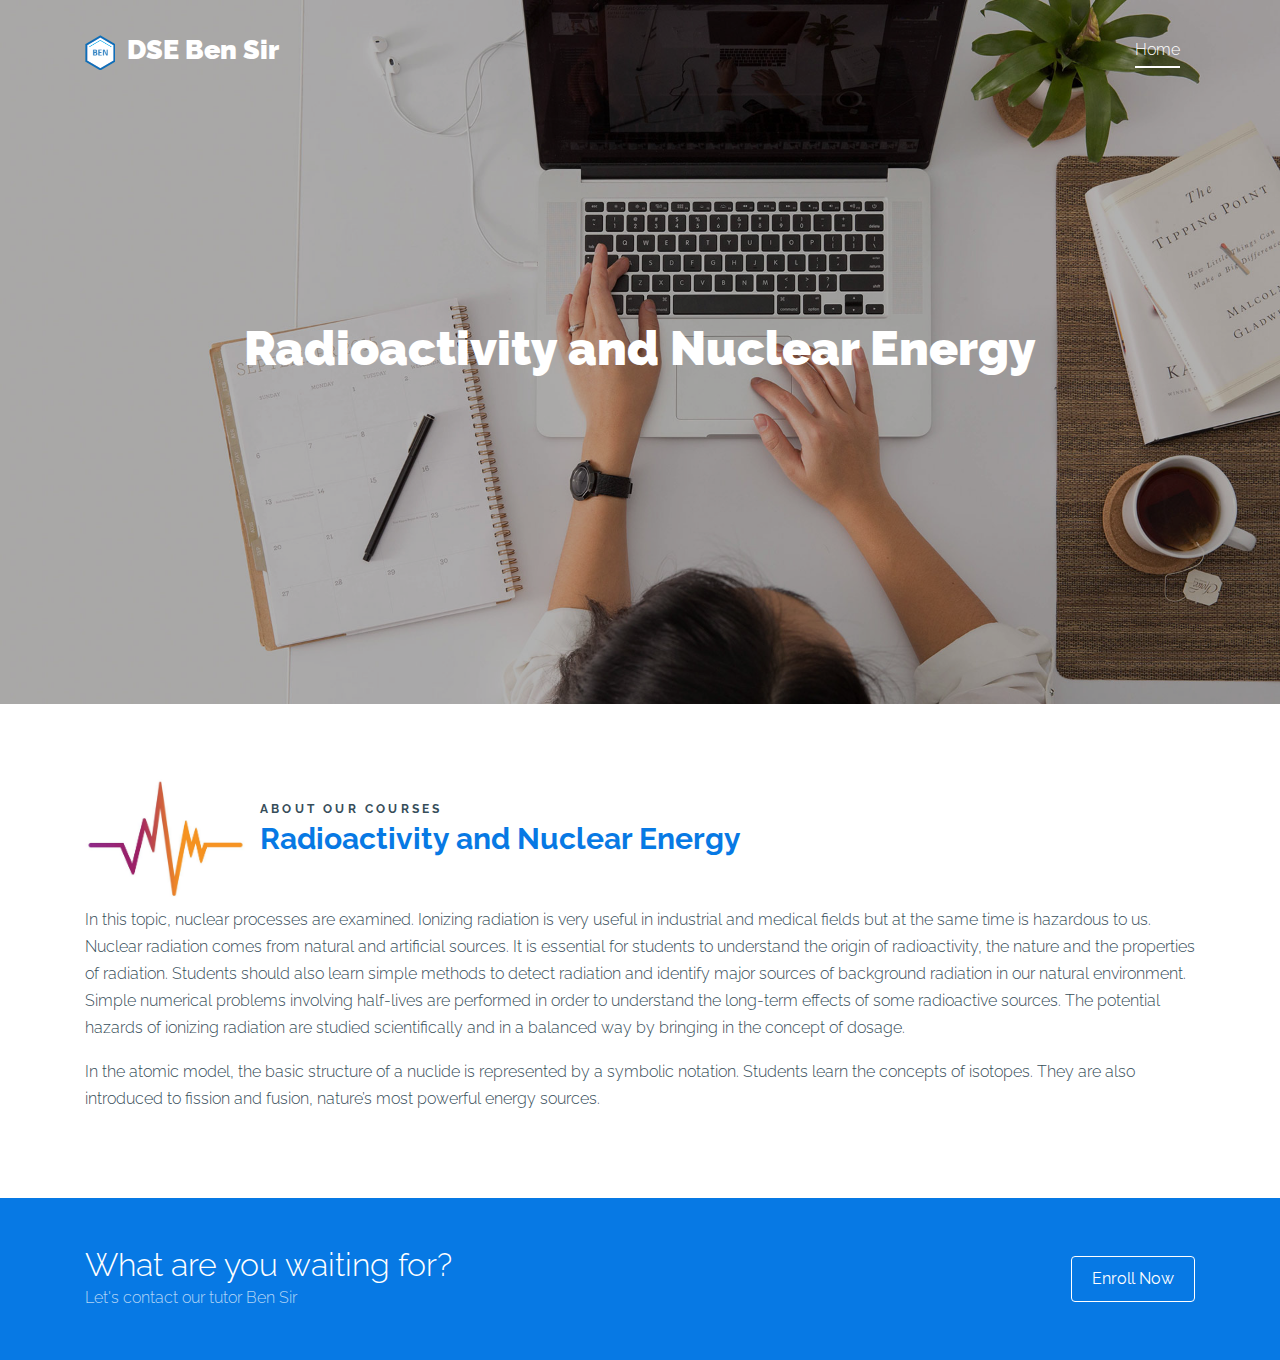
<file: nuclear.html>
<!doctype html>
<html lang="en">

<head>
  <title>Tutor &mdash; Free Website Template by Colorlib</title>
  <meta charset="utf-8">
  <meta name="viewport" content="width=device-width, initial-scale=1, shrink-to-fit=no">

  <link href="https://fonts.googleapis.com/css2?family=Raleway:wght@400;700&display=swap" rel="stylesheet">

  <link rel="stylesheet" href="fonts/icomoon/style.css">
  <link rel="stylesheet" href="fonts/brand/style.css">

  <link rel="stylesheet" href="css/bootstrap.min.css">
  <link rel="stylesheet" href="css/bootstrap-datepicker.css">
  <link rel="stylesheet" href="css/jquery.fancybox.min.css">
  <link rel="stylesheet" href="css/owl.carousel.min.css">
  <link rel="stylesheet" href="css/owl.theme.default.min.css">
  <link rel="stylesheet" href="css/aos.css">

  <!-- MAIN CSS -->
  <link rel="stylesheet" href="css/style.css">

</head>

<body>


  <div class="site-wrap" id="home-section">

    <div class="site-mobile-menu site-navbar-target">
      <div class="site-mobile-menu-header">
        <div class="site-mobile-menu-close mt-3">
          <span class="icon-close2 js-menu-toggle"></span>
        </div>
      </div>
      <div class="site-mobile-menu-body"></div>
    </div>

    <header class="site-navbar light site-navbar-target" role="banner">

      <div class="container">
        <div class="row align-items-center position-relative">

          <div class="col-6">
            <div class="site-logo">
              <a href="index.html">
                <img src="img/dseben_logo_light.png" height="35px" style="padding-right:5px">
                <strong style="line-height: 35px;">DSE Ben Sir</strong></a>
            </div>
          </div>

          <div class="col-6  text-right">

            <span class="d-inline-block d-lg-none"><a href="#" class=" site-menu-toggle js-menu-toggle py-5 ">
                <span class="icon-menu h3 text-white"></span></a></span>

            <nav class="site-navigation text-right ml-auto d-none d-lg-block" role="navigation">
              <ul class="site-menu main-menu js-clone-nav ml-auto ">
                <li class="active"><a href="index.html" class="nav-link">Home</a></li>
 
              </ul>
            </nav>
          </div>


        </div>
      </div>

    </header>


    <div class="site-section-cover overlay" style="background-image: url('images/hero_bg.jpg');">

      <div class="container">
        <div class="row align-items-center justify-content-center">
          <div class="col-lg-10 text-center">
            <h1><strong>Radioactivity and Nuclear Energy</strong></h1>
          </div>
        </div>
      </div>
    </div>




    <div class="site-section">
      <div class="container">
        <div class="row">
          <div class=" col-2 ">
            <img src="img/wave.png" alt="Image" style="width: 100%;">
          </div>
          <div class="col-10mr-auto">
            <div class="heading mb-12" style="margin-left:0px; margin-top:20px;">
              <span class="caption">About our courses</span>
              <h2>Radioactivity and Nuclear Energy</h2>
            </div>
          </div>
          <div class="col-lg-12">
            <p>In this topic, nuclear processes are examined. Ionizing radiation is very useful in industrial
              and medical fields but at the same time is hazardous to us. Nuclear radiation comes from
              natural and artificial sources. It is essential for students to understand the origin of
              radioactivity, the nature and the properties of radiation. Students should also learn simple
              methods to detect radiation and identify major sources of background radiation in our natural
              environment. Simple numerical problems involving half-lives are performed in order to
              understand the long-term effects of some radioactive sources. The potential hazards of
              ionizing radiation are studied scientifically and in a balanced way by bringing in the concept
              of dosage.

            </p>
            <p>
              In the atomic model, the basic structure of a nuclide is represented by a symbolic notation.
              Students learn the concepts of isotopes. They are also introduced to fission and fusion,
              nature’s most powerful energy sources.
            </p>

          </div>
        </div>
      </div>
    </div>

    <div class="site-section bg-primary py-5 cta">
      <div class="container">
        <div class="row align-items-center">
          <div class="col-lg-7 mb-4 mb-md-0">
            <h2 class="mb-0 text-white">What are you waiting for?</h2>
            <p class="mb-0 opa-7">Let's contact our tutor Ben Sir</p>
          </div>
          <div class="col-lg-5 text-md-right">
            <a href="https://wa.me/85291634049" class="btn btn-primary btn-white">Enroll Now</a>
          </div>
        </div>
      </div>
    </div>

  </div>

  <script src="js/jquery-3.3.1.min.js"></script>
  <script src="js/popper.min.js"></script>
  <script src="js/bootstrap.min.js"></script>
  <script src="js/owl.carousel.min.js"></script>
  <script src="js/jquery.sticky.js"></script>
  <script src="js/jquery.waypoints.min.js"></script>
  <script src="js/jquery.animateNumber.min.js"></script>
  <script src="js/jquery.fancybox.min.js"></script>
  <script src="js/jquery.easing.1.3.js"></script>
  <script src="js/bootstrap-datepicker.min.js"></script>
  <script src="js/aos.js"></script>

  <script src="js/main.js"></script>

</body>

</html>
</file>
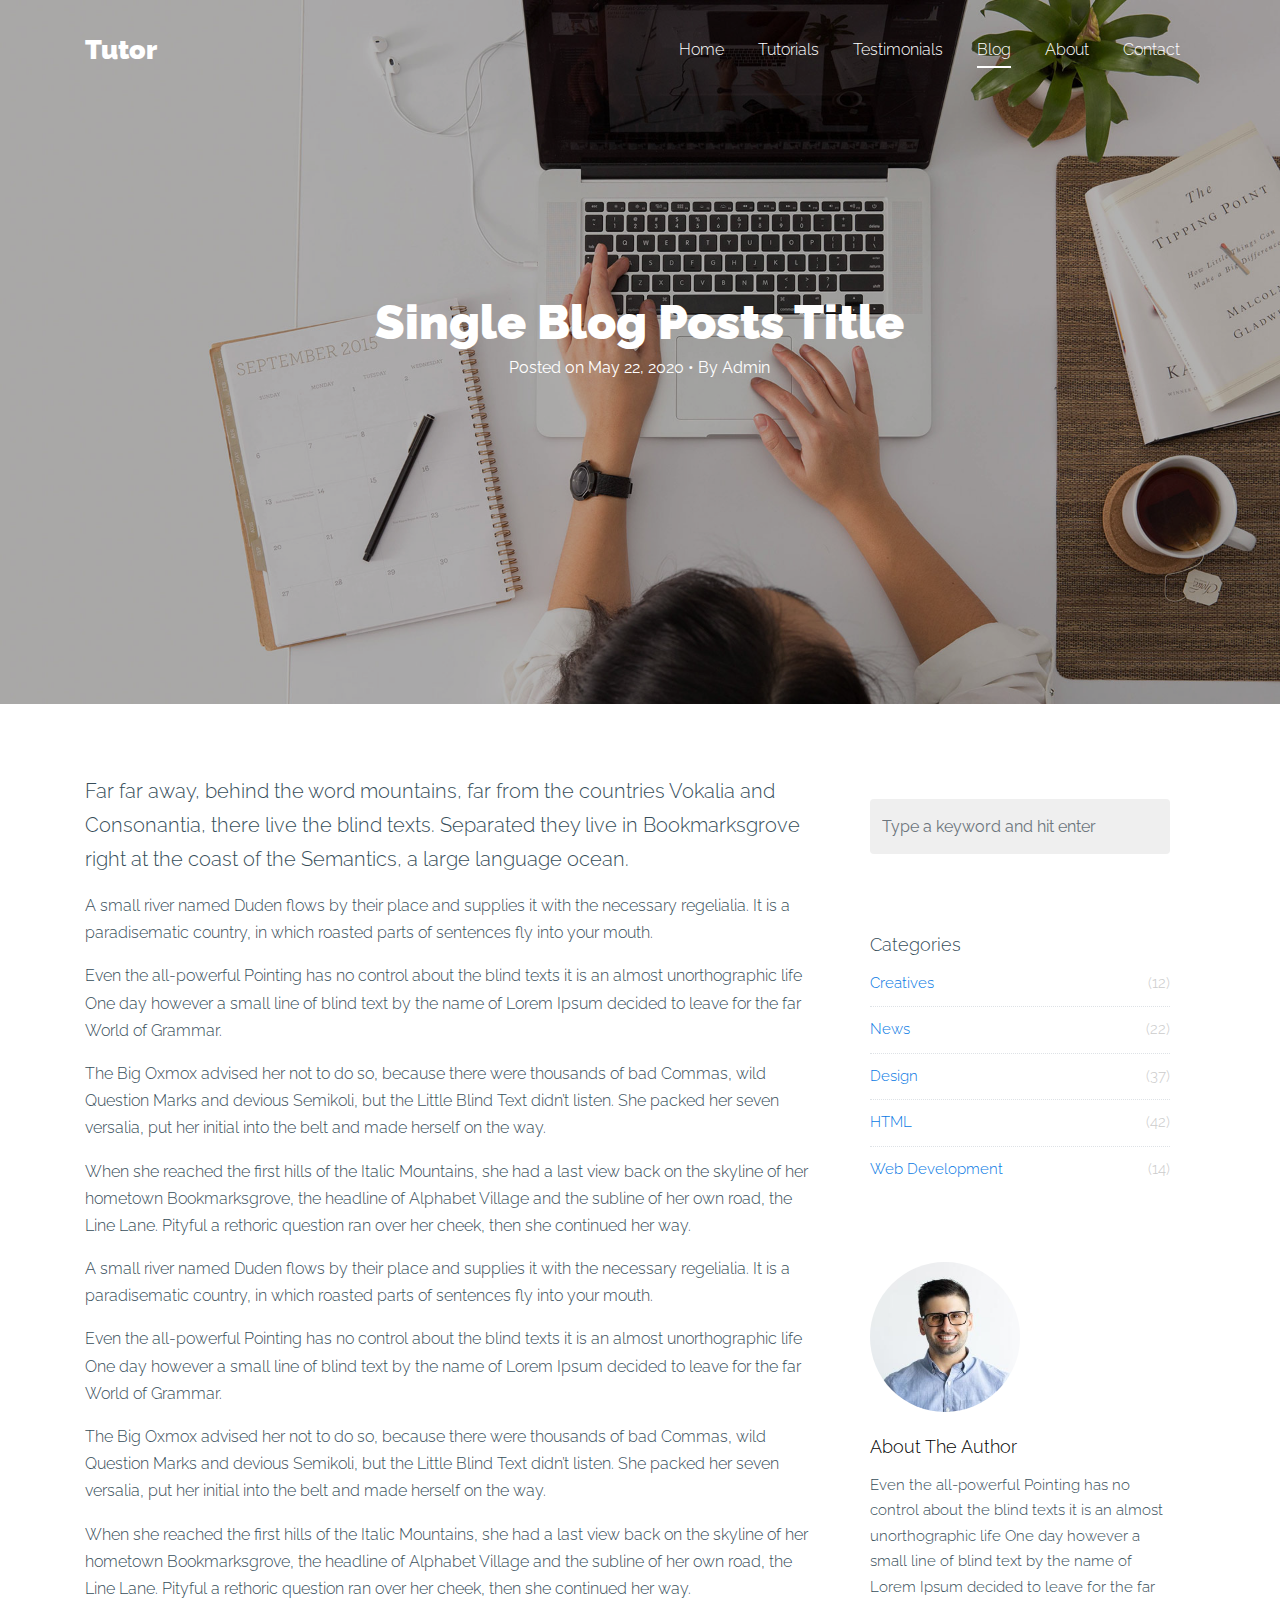
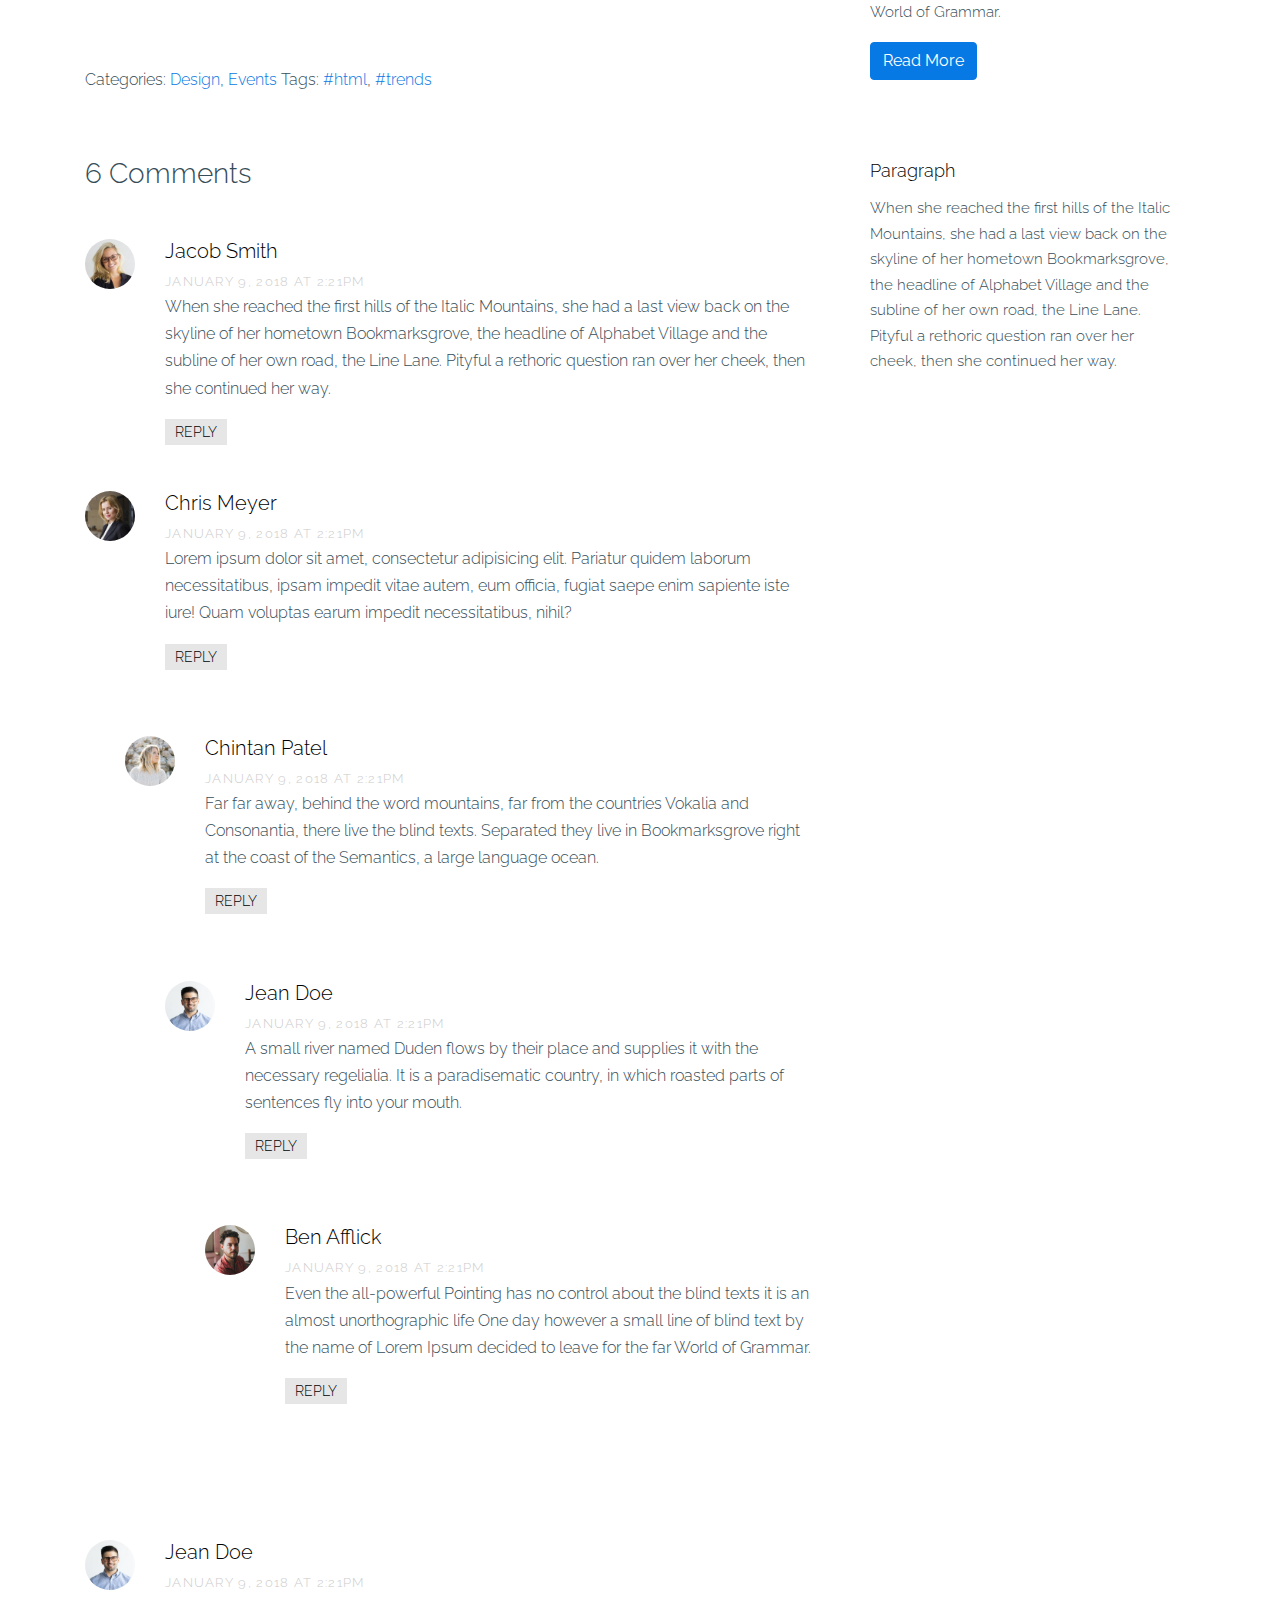
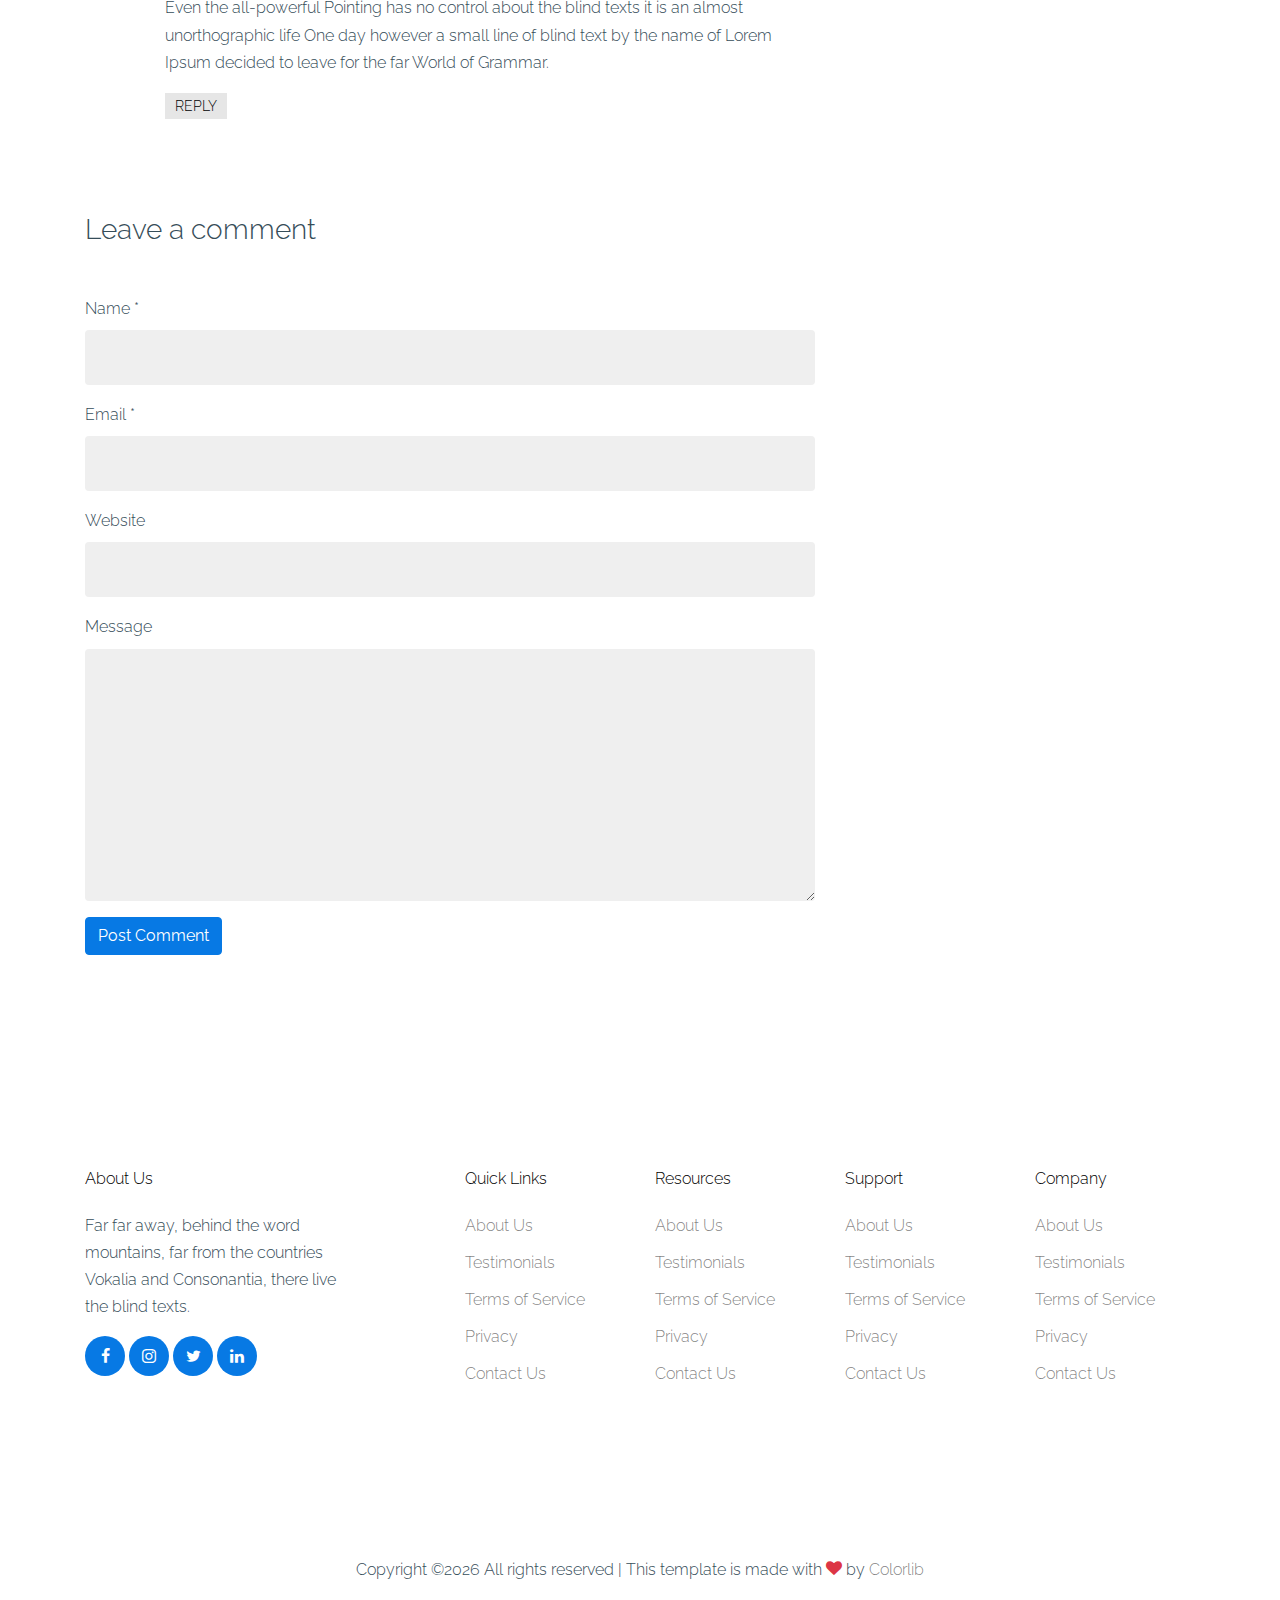
<file: single.html>
<!doctype html>
<html lang="en">

  <head>
    <title>Tutor &mdash; Free Website Template by Colorlib</title>
    <meta charset="utf-8">
    <meta name="viewport" content="width=device-width, initial-scale=1, shrink-to-fit=no">

    <link href="https://fonts.googleapis.com/css2?family=Raleway:wght@400;700&display=swap" rel="stylesheet">

    <link rel="stylesheet" href="fonts/icomoon/style.css">
    <link rel="stylesheet" href="fonts/brand/style.css">

    <link rel="stylesheet" href="css/bootstrap.min.css">
    <link rel="stylesheet" href="css/bootstrap-datepicker.css">
    <link rel="stylesheet" href="css/jquery.fancybox.min.css">
    <link rel="stylesheet" href="css/owl.carousel.min.css">
    <link rel="stylesheet" href="css/owl.theme.default.min.css">
    <link rel="stylesheet" href="css/aos.css">

    <!-- MAIN CSS -->
    <link rel="stylesheet" href="css/style.css">

  </head>

  <body>

    
    <div class="site-wrap" id="home-section">

      <div class="site-mobile-menu site-navbar-target">
        <div class="site-mobile-menu-header">
          <div class="site-mobile-menu-close mt-3">
            <span class="icon-close2 js-menu-toggle"></span>
          </div>
        </div>
        <div class="site-mobile-menu-body"></div>
      </div>

      <header class="site-navbar light site-navbar-target" role="banner">

        <div class="container">
          <div class="row align-items-center position-relative">

            <div class="col-3">
              <div class="site-logo">
                <a href="index.html"><strong>Tutor</strong></a>
              </div>
            </div>

            <div class="col-9  text-right">
              
              <span class="d-inline-block d-lg-none"><a href="#" class=" site-menu-toggle js-menu-toggle py-5 "><span class="icon-menu h3 text-black"></span></a></span>

              <nav class="site-navigation text-right ml-auto d-none d-lg-block" role="navigation">
                <ul class="site-menu main-menu js-clone-nav ml-auto ">
                  <li><a href="index.html" class="nav-link">Home</a></li>
                  <li><a href="tutorials.html" class="nav-link">Tutorials</a></li>
                  <li><a href="testimonials.html" class="nav-link">Testimonials</a></li>
                  <li class="active"><a href="blog.html" class="nav-link">Blog</a></li>
                  <li><a href="about.html" class="nav-link">About</a></li>
                  <li><a href="contact.html" class="nav-link">Contact</a></li>
                </ul>
              </nav>
            </div>

            
          </div>
        </div>

      </header>

      
      <div class="site-section-cover overlay" style="background-image: url('images/hero_bg.jpg');">
        
        <div class="container">
          <div class="row align-items-center justify-content-center">
            <div class="col-lg-10 text-center">
              <h1><strong>Single Blog Posts Title</strong></h1>
              <div class="pb-4 get"><strong class="text-white">Posted on May 22, 2020 &bullet; By Admin</strong></div>
              
            </div>
          </div>
        </div>
      </div>

      
      

      <div class="site-section">
      <div class="container">
        <div class="row">
          <div class="col-md-8 blog-content">
            <p class="lead">Far far away, behind the word mountains, far from the countries Vokalia and Consonantia, there live the blind texts. Separated they live in Bookmarksgrove right at the coast of the Semantics, a large language ocean.</p>
            <p>A small river named Duden flows by their place and supplies it with the necessary regelialia. It is a paradisematic country, in which roasted parts of sentences fly into your mouth.</p>

            <blockquote><p>Even the all-powerful Pointing has no control about the blind texts it is an almost unorthographic life One day however a small line of blind text by the name of Lorem Ipsum decided to leave for the far World of Grammar.</p></blockquote>

            <p>The Big Oxmox advised her not to do so, because there were thousands of bad Commas, wild Question Marks and devious Semikoli, but the Little Blind Text didn’t listen. She packed her seven versalia, put her initial into the belt and made herself on the way.</p>

            <p>When she reached the first hills of the Italic Mountains, she had a last view back on the skyline of her hometown Bookmarksgrove, the headline of Alphabet Village and the subline of her own road, the Line Lane. Pityful a rethoric question ran over her cheek, then she continued her way.</p>

            <p>A small river named Duden flows by their place and supplies it with the necessary regelialia. It is a paradisematic country, in which roasted parts of sentences fly into your mouth.</p>

            <blockquote><p>Even the all-powerful Pointing has no control about the blind texts it is an almost unorthographic life One day however a small line of blind text by the name of Lorem Ipsum decided to leave for the far World of Grammar.</p></blockquote>

            <p>The Big Oxmox advised her not to do so, because there were thousands of bad Commas, wild Question Marks and devious Semikoli, but the Little Blind Text didn’t listen. She packed her seven versalia, put her initial into the belt and made herself on the way.</p>
            
            <p>When she reached the first hills of the Italic Mountains, she had a last view back on the skyline of her hometown Bookmarksgrove, the headline of Alphabet Village and the subline of her own road, the Line Lane. Pityful a rethoric question ran over her cheek, then she continued her way.</p>


            <div class="pt-5">
              <p>Categories:  <a href="#">Design</a>, <a href="#">Events</a>  Tags: <a href="#">#html</a>, <a href="#">#trends</a></p>
            </div>


            <div class="pt-5">
              <h3 class="mb-5">6 Comments</h3>
              <ul class="comment-list">
                <li class="comment">
                  <div class="vcard bio">
                    <img src="images/person_2.jpg" alt="Free Website Template by Free-Template.co">
                  </div>
                  <div class="comment-body">
                    <h3>Jacob Smith</h3>
                    <div class="meta">January 9, 2018 at 2:21pm</div>
                    <p>When she reached the first hills of the Italic Mountains, she had a last view back on the skyline of her hometown Bookmarksgrove, the headline of Alphabet Village and the subline of her own road, the Line Lane. Pityful a rethoric question ran over her cheek, then she continued her way.</p>
                    <p><a href="#" class="reply">Reply</a></p>
                  </div>
                </li>

                <li class="comment">
                  <div class="vcard bio">
                    <img src="images/person_3.jpg" alt="Free Website Template by Free-Template.co">
                  </div>
                  <div class="comment-body">
                    <h3>Chris Meyer</h3>
                    <div class="meta">January 9, 2018 at 2:21pm</div>
                    <p>Lorem ipsum dolor sit amet, consectetur adipisicing elit. Pariatur quidem laborum necessitatibus, ipsam impedit vitae autem, eum officia, fugiat saepe enim sapiente iste iure! Quam voluptas earum impedit necessitatibus, nihil?</p>
                    <p><a href="#" class="reply">Reply</a></p>
                  </div>

                  <ul class="children">
                    <li class="comment">
                      <div class="vcard bio">
                        <img src="images/person_5.jpg" alt="Free Website Template by Free-Template.co">
                      </div>
                      <div class="comment-body">
                        <h3>Chintan Patel</h3>
                        <div class="meta">January 9, 2018 at 2:21pm</div>
                        <p>Far far away, behind the word mountains, far from the countries Vokalia and Consonantia, there live the blind texts. Separated they live in Bookmarksgrove right at the coast of the Semantics, a large language ocean.</p>
                        <p><a href="#" class="reply">Reply</a></p>
                      </div>


                      <ul class="children">
                        <li class="comment">
                          <div class="vcard bio">
                            <img src="images/person_1.jpg" alt="Free Website Template by Free-Template.co">
                          </div>
                          <div class="comment-body">
                            <h3>Jean Doe</h3>
                            <div class="meta">January 9, 2018 at 2:21pm</div>
                            <p>A small river named Duden flows by their place and supplies it with the necessary regelialia. It is a paradisematic country, in which roasted parts of sentences fly into your mouth.</p>
                            <p><a href="#" class="reply">Reply</a></p>
                          </div>

                            <ul class="children">
                              <li class="comment">
                                <div class="vcard bio">
                                  <img src="images/person_4.jpg" alt="Free Website Template by Free-Template.co">
                                </div>
                                <div class="comment-body">
                                  <h3>Ben Afflick</h3>
                                  <div class="meta">January 9, 2018 at 2:21pm</div>
                                  <p>Even the all-powerful Pointing has no control about the blind texts it is an almost unorthographic life One day however a small line of blind text by the name of Lorem Ipsum decided to leave for the far World of Grammar.</p>
                                  <p><a href="#" class="reply">Reply</a></p>
                                </div>
                              </li>
                            </ul>
                        </li>
                      </ul>
                    </li>
                  </ul>
                </li>

                <li class="comment">
                  <div class="vcard bio">
                    <img src="images/person_1.jpg" alt="Free Website Template by Free-Template.co">
                  </div>
                  <div class="comment-body">
                    <h3>Jean Doe</h3>
                    <div class="meta">January 9, 2018 at 2:21pm</div>
                    <p>Even the all-powerful Pointing has no control about the blind texts it is an almost unorthographic life One day however a small line of blind text by the name of Lorem Ipsum decided to leave for the far World of Grammar.</p>
                    <p><a href="#" class="reply">Reply</a></p>
                  </div>
                </li>
              </ul>
              <!-- END comment-list -->
              
              <div class="comment-form-wrap pt-5">
                <h3 class="mb-5">Leave a comment</h3>
                <form action="#" class="">
                  <div class="form-group">
                    <label for="name">Name *</label>
                    <input type="text" class="form-control" id="name">
                  </div>
                  <div class="form-group">
                    <label for="email">Email *</label>
                    <input type="email" class="form-control" id="email">
                  </div>
                  <div class="form-group">
                    <label for="website">Website</label>
                    <input type="url" class="form-control" id="website">
                  </div>

                  <div class="form-group">
                    <label for="message">Message</label>
                    <textarea name="" id="message" cols="30" rows="10" class="form-control"></textarea>
                  </div>
                  <div class="form-group">
                    <input type="submit" value="Post Comment" class="btn btn-primary btn-md text-white">
                  </div>

                </form>
              </div>
            </div>

          </div>
          <div class="col-md-4 sidebar">
            <div class="sidebar-box">
              <form action="#" class="search-form">
                <div class="form-group">
                  <span class="icon fa fa-search"></span>
                  <input type="text" class="form-control" placeholder="Type a keyword and hit enter">
                </div>
              </form>
            </div>
            <div class="sidebar-box">
              <div class="categories">
                <h3>Categories</h3>
                <li><a href="#">Creatives <span>(12)</span></a></li>
                <li><a href="#">News <span>(22)</span></a></li>
                <li><a href="#">Design <span>(37)</span></a></li>
                <li><a href="#">HTML <span>(42)</span></a></li>
                <li><a href="#">Web Development <span>(14)</span></a></li>
              </div>
            </div>
            <div class="sidebar-box">
              <img src="images/person_1.jpg" alt="Free Website Template by Free-Template.co" class="img-fluid mb-4 w-50 rounded-circle">
              <h3 class="text-black">About The Author</h3>
              <p>Even the all-powerful Pointing has no control about the blind texts it is an almost unorthographic life One day however a small line of blind text by the name of Lorem Ipsum decided to leave for the far World of Grammar.</p>
              <p><a href="#" class="btn btn-primary btn-md text-white">Read More</a></p>
            </div>

            <div class="sidebar-box">
              <h3 class="text-black">Paragraph</h3>
              <p>When she reached the first hills of the Italic Mountains, she had a last view back on the skyline of her hometown Bookmarksgrove, the headline of Alphabet Village and the subline of her own road, the Line Lane. Pityful a rethoric question ran over her cheek, then she continued her way.</p>
            </div>
          </div>
        </div>
      </div>
    </div>
      <footer class="site-footer">
        <div class="container">
          <div class="row">
            <div class="col-lg-3">
              <h2 class="footer-heading mb-4">About Us</h2>
              <p>Far far away, behind the word mountains, far from the countries Vokalia and Consonantia, there live the blind texts. </p>
              <ul class="list-unstyled social">
                <li><a href="#"><span class="icon-facebook"></span></a></li>
                <li><a href="#"><span class="icon-instagram"></span></a></li>
                <li><a href="#"><span class="icon-twitter"></span></a></li>
                <li><a href="#"><span class="icon-linkedin"></span></a></li>
              </ul>
            </div>
            <div class="col-lg-8 ml-auto">
              <div class="row">
                <div class="col-lg-3">
                  <h2 class="footer-heading mb-4">Quick Links</h2>
                  <ul class="list-unstyled">
                    <li><a href="#">About Us</a></li>
                    <li><a href="#">Testimonials</a></li>
                    <li><a href="#">Terms of Service</a></li>
                    <li><a href="#">Privacy</a></li>
                    <li><a href="#">Contact Us</a></li>
                  </ul>
                </div>
                <div class="col-lg-3">
                  <h2 class="footer-heading mb-4">Resources</h2>
                  <ul class="list-unstyled">
                    <li><a href="#">About Us</a></li>
                    <li><a href="#">Testimonials</a></li>
                    <li><a href="#">Terms of Service</a></li>
                    <li><a href="#">Privacy</a></li>
                    <li><a href="#">Contact Us</a></li>
                  </ul>
                </div>
                <div class="col-lg-3">
                  <h2 class="footer-heading mb-4">Support</h2>
                  <ul class="list-unstyled">
                    <li><a href="#">About Us</a></li>
                    <li><a href="#">Testimonials</a></li>
                    <li><a href="#">Terms of Service</a></li>
                    <li><a href="#">Privacy</a></li>
                    <li><a href="#">Contact Us</a></li>
                  </ul>
                </div>
                <div class="col-lg-3">
                  <h2 class="footer-heading mb-4">Company</h2>
                  <ul class="list-unstyled">
                    <li><a href="#">About Us</a></li>
                    <li><a href="#">Testimonials</a></li>
                    <li><a href="#">Terms of Service</a></li>
                    <li><a href="#">Privacy</a></li>
                    <li><a href="#">Contact Us</a></li>
                  </ul>
                </div>
              </div>
            </div>
          </div>
          <div class="row pt-5 mt-5 text-center">
            <div class="col-md-12">
              <div class="border-top pt-5">
                <p>
              <!-- Link back to Colorlib can't be removed. Template is licensed under CC BY 3.0. -->
              Copyright &copy;<script>document.write(new Date().getFullYear());</script> All rights reserved | This template is made with <i class="icon-heart text-danger" aria-hidden="true"></i> by <a href="https://colorlib.com" target="_blank" >Colorlib</a>
              <!-- Link back to Colorlib can't be removed. Template is licensed under CC BY 3.0. -->
              </p>
              </div>
            </div>

          </div>
        </div>
      </footer>

    </div>

    <script src="js/jquery-3.3.1.min.js"></script>
    <script src="js/popper.min.js"></script>
    <script src="js/bootstrap.min.js"></script>
    <script src="js/owl.carousel.min.js"></script>
    <script src="js/jquery.sticky.js"></script>
    <script src="js/jquery.waypoints.min.js"></script>
    <script src="js/jquery.animateNumber.min.js"></script>
    <script src="js/jquery.fancybox.min.js"></script>
    <script src="js/jquery.easing.1.3.js"></script>
    <script src="js/bootstrap-datepicker.min.js"></script>
    <script src="js/aos.js"></script>

    <script src="js/main.js"></script>

  </body>

</html>
</file>
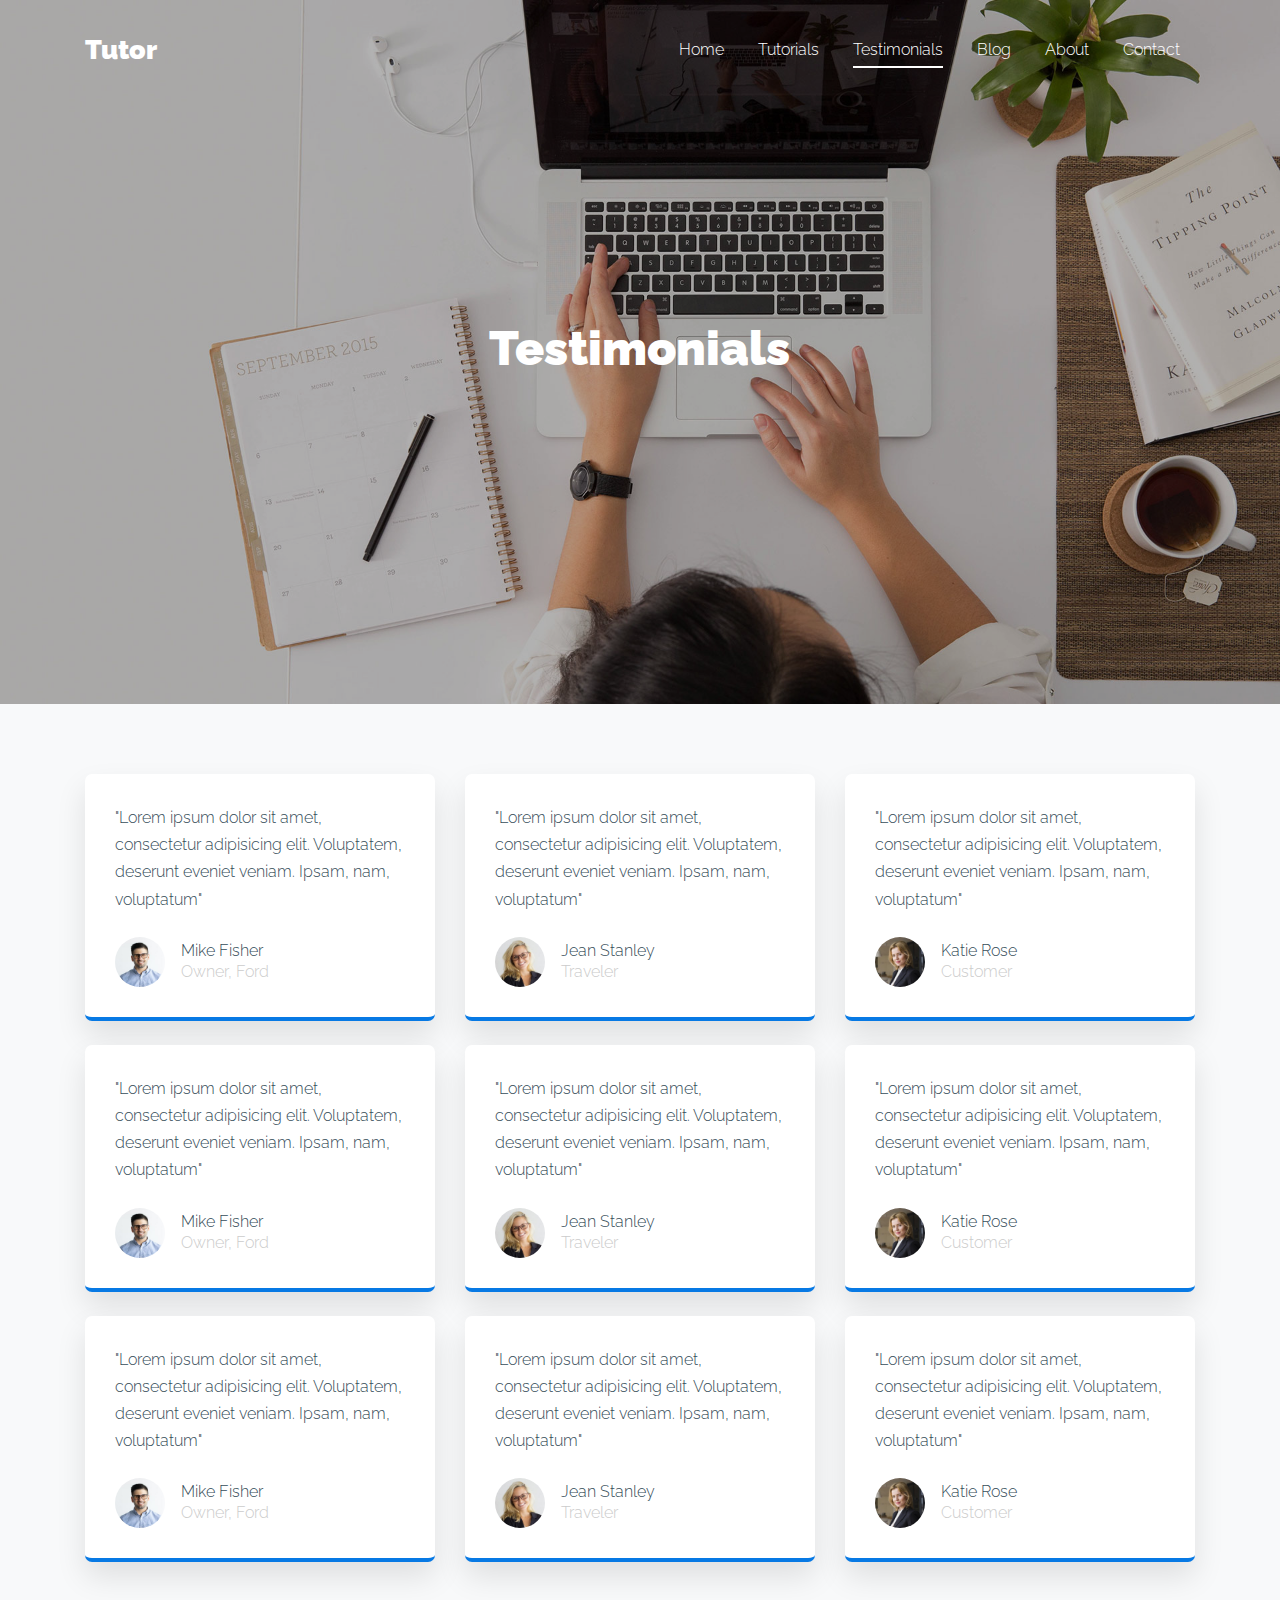
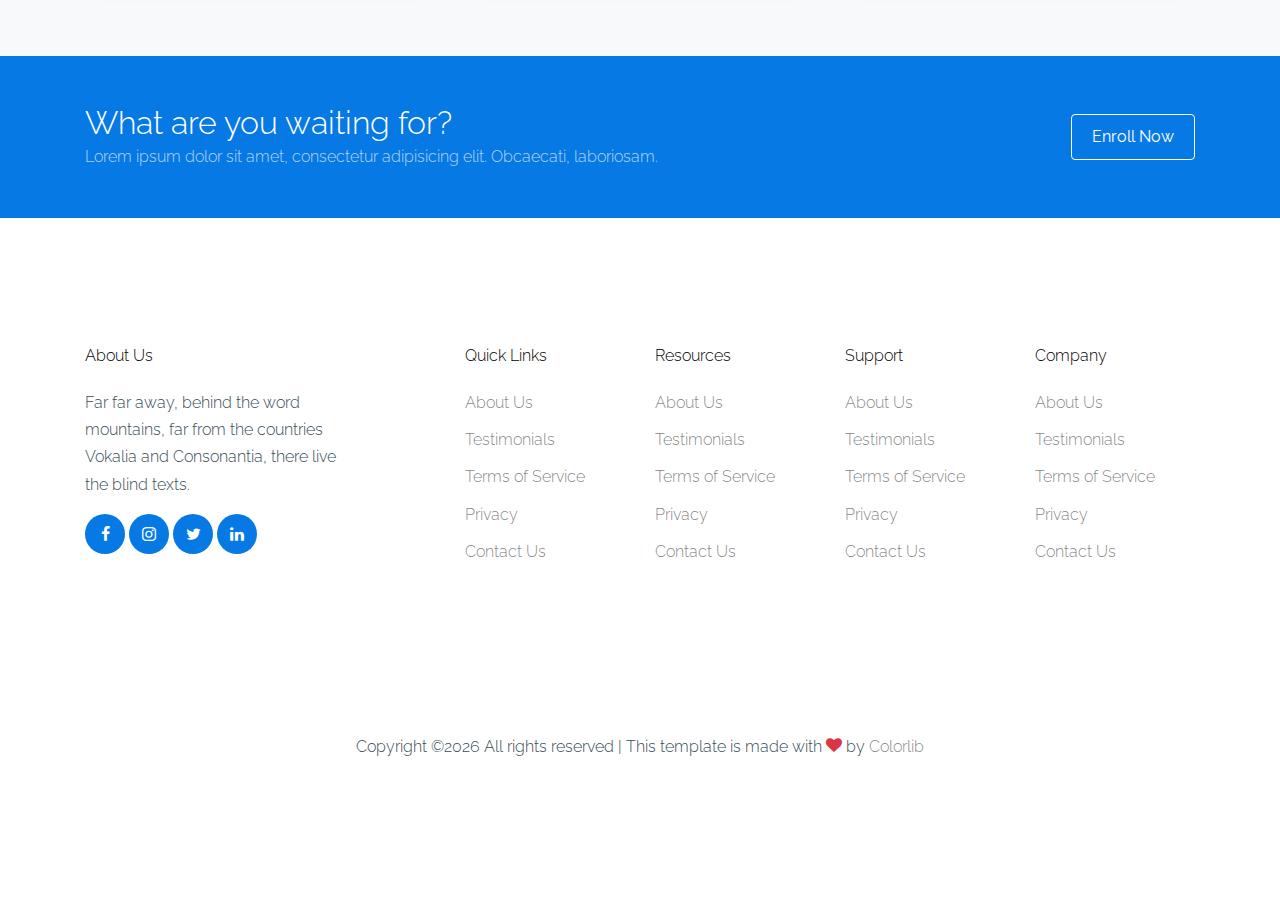
<file: testimonials.html>
<!doctype html>
<html lang="en">

  <head>
    <title>Tutor &mdash; Free Website Template by Colorlib</title>
    <meta charset="utf-8">
    <meta name="viewport" content="width=device-width, initial-scale=1, shrink-to-fit=no">

    <link href="https://fonts.googleapis.com/css2?family=Raleway:wght@400;700&display=swap" rel="stylesheet">

    <link rel="stylesheet" href="fonts/icomoon/style.css">
    <link rel="stylesheet" href="fonts/brand/style.css">

    <link rel="stylesheet" href="css/bootstrap.min.css">
    <link rel="stylesheet" href="css/bootstrap-datepicker.css">
    <link rel="stylesheet" href="css/jquery.fancybox.min.css">
    <link rel="stylesheet" href="css/owl.carousel.min.css">
    <link rel="stylesheet" href="css/owl.theme.default.min.css">
    <link rel="stylesheet" href="css/aos.css">

    <!-- MAIN CSS -->
    <link rel="stylesheet" href="css/style.css">

  </head>

  <body>

    
    <div class="site-wrap" id="home-section">

      <div class="site-mobile-menu site-navbar-target">
        <div class="site-mobile-menu-header">
          <div class="site-mobile-menu-close mt-3">
            <span class="icon-close2 js-menu-toggle"></span>
          </div>
        </div>
        <div class="site-mobile-menu-body"></div>
      </div>

      <header class="site-navbar light site-navbar-target" role="banner">

        <div class="container">
          <div class="row align-items-center position-relative">

            <div class="col-3">
              <div class="site-logo">
                <a href="index.html"><strong>Tutor</strong></a>
              </div>
            </div>

            <div class="col-9  text-right">
              
              <span class="d-inline-block d-lg-none"><a href="#" class=" site-menu-toggle js-menu-toggle py-5 "><span class="icon-menu h3 text-black"></span></a></span>

              <nav class="site-navigation text-right ml-auto d-none d-lg-block" role="navigation">
                <ul class="site-menu main-menu js-clone-nav ml-auto ">
                  <li><a href="index.html" class="nav-link">Home</a></li>
                  <li><a href="tutorials.html" class="nav-link">Tutorials</a></li>
                  <li class="active"><a href="testimonials.html" class="nav-link">Testimonials</a></li>
                  <li><a href="blog.html" class="nav-link">Blog</a></li>
                  <li><a href="about.html" class="nav-link">About</a></li>
                  <li><a href="contact.html" class="nav-link">Contact</a></li>
                </ul>
              </nav>
            </div>

            
          </div>
        </div>

      </header>

      
      <div class="site-section-cover overlay" style="background-image: url('images/hero_bg.jpg');">
        
        <div class="container">
          <div class="row align-items-center justify-content-center">
            <div class="col-lg-10 text-center">
              <h1><strong>Testimonials</strong></h1>
            </div>
          </div>
        </div>
      </div>

      
      

      <div class="site-section bg-light">
      <div class="container">
        
        <div class="row">
          <div class="col-lg-4 mb-4">
            <div class="testimonial-2">
              <blockquote class="mb-4">
                <p>"Lorem ipsum dolor sit amet, consectetur adipisicing elit. Voluptatem, deserunt eveniet veniam. Ipsam, nam, voluptatum"</p>
              </blockquote>
              <div class="d-flex v-card align-items-center">
                <img src="images/person_1.jpg" alt="Image" class="img-fluid mr-3">
                <div class="author-name">
                  <span class="d-block">Mike Fisher</span>
                  <span>Owner, Ford</span>
                </div>
              </div>
            </div>
          </div>
          <div class="col-lg-4 mb-4">
            <div class="testimonial-2">
              <blockquote class="mb-4">
                <p>"Lorem ipsum dolor sit amet, consectetur adipisicing elit. Voluptatem, deserunt eveniet veniam. Ipsam, nam, voluptatum"</p>
              </blockquote>
              <div class="d-flex v-card align-items-center">
                <img src="images/person_2.jpg" alt="Image" class="img-fluid mr-3">
                <div class="author-name">
                  <span class="d-block">Jean Stanley</span>
                  <span>Traveler</span>
                </div>
              </div>
            </div>
          </div>
          <div class="col-lg-4 mb-4">
            <div class="testimonial-2">
              <blockquote class="mb-4">
                <p>"Lorem ipsum dolor sit amet, consectetur adipisicing elit. Voluptatem, deserunt eveniet veniam. Ipsam, nam, voluptatum"</p>
              </blockquote>
              <div class="d-flex v-card align-items-center">
                <img src="images/person_3.jpg" alt="Image" class="img-fluid mr-3">
                <div class="author-name">
                  <span class="d-block">Katie Rose</span>
                  <span >Customer</span>
                </div>
              </div>
            </div>
          </div>

          <div class="col-lg-4 mb-4">
            <div class="testimonial-2">
              <blockquote class="mb-4">
                <p>"Lorem ipsum dolor sit amet, consectetur adipisicing elit. Voluptatem, deserunt eveniet veniam. Ipsam, nam, voluptatum"</p>
              </blockquote>
              <div class="d-flex v-card align-items-center">
                <img src="images/person_1.jpg" alt="Image" class="img-fluid mr-3">
                <div class="author-name">
                  <span class="d-block">Mike Fisher</span>
                  <span>Owner, Ford</span>
                </div>
              </div>
            </div>
          </div>
          <div class="col-lg-4 mb-4">
            <div class="testimonial-2">
              <blockquote class="mb-4">
                <p>"Lorem ipsum dolor sit amet, consectetur adipisicing elit. Voluptatem, deserunt eveniet veniam. Ipsam, nam, voluptatum"</p>
              </blockquote>
              <div class="d-flex v-card align-items-center">
                <img src="images/person_2.jpg" alt="Image" class="img-fluid mr-3">
                <div class="author-name">
                  <span class="d-block">Jean Stanley</span>
                  <span>Traveler</span>
                </div>
              </div>
            </div>
          </div>
          <div class="col-lg-4 mb-4">
            <div class="testimonial-2">
              <blockquote class="mb-4">
                <p>"Lorem ipsum dolor sit amet, consectetur adipisicing elit. Voluptatem, deserunt eveniet veniam. Ipsam, nam, voluptatum"</p>
              </blockquote>
              <div class="d-flex v-card align-items-center">
                <img src="images/person_3.jpg" alt="Image" class="img-fluid mr-3">
                <div class="author-name">
                  <span class="d-block">Katie Rose</span>
                  <span >Customer</span>
                </div>
              </div>
            </div>
          </div>

          <div class="col-lg-4 mb-4">
            <div class="testimonial-2">
              <blockquote class="mb-4">
                <p>"Lorem ipsum dolor sit amet, consectetur adipisicing elit. Voluptatem, deserunt eveniet veniam. Ipsam, nam, voluptatum"</p>
              </blockquote>
              <div class="d-flex v-card align-items-center">
                <img src="images/person_1.jpg" alt="Image" class="img-fluid mr-3">
                <div class="author-name">
                  <span class="d-block">Mike Fisher</span>
                  <span>Owner, Ford</span>
                </div>
              </div>
            </div>
          </div>
          <div class="col-lg-4 mb-4">
            <div class="testimonial-2">
              <blockquote class="mb-4">
                <p>"Lorem ipsum dolor sit amet, consectetur adipisicing elit. Voluptatem, deserunt eveniet veniam. Ipsam, nam, voluptatum"</p>
              </blockquote>
              <div class="d-flex v-card align-items-center">
                <img src="images/person_2.jpg" alt="Image" class="img-fluid mr-3">
                <div class="author-name">
                  <span class="d-block">Jean Stanley</span>
                  <span>Traveler</span>
                </div>
              </div>
            </div>
          </div>
          <div class="col-lg-4 mb-4">
            <div class="testimonial-2">
              <blockquote class="mb-4">
                <p>"Lorem ipsum dolor sit amet, consectetur adipisicing elit. Voluptatem, deserunt eveniet veniam. Ipsam, nam, voluptatum"</p>
              </blockquote>
              <div class="d-flex v-card align-items-center">
                <img src="images/person_3.jpg" alt="Image" class="img-fluid mr-3">
                <div class="author-name">
                  <span class="d-block">Katie Rose</span>
                  <span >Customer</span>
                </div>
              </div>
            </div>
          </div>
        </div>
      </div>
    </div>

    <div class="site-section bg-primary py-5 cta">
      <div class="container">
        <div class="row align-items-center">
          <div class="col-lg-7 mb-4 mb-md-0">
            <h2 class="mb-0 text-white">What are you waiting for?</h2>
            <p class="mb-0 opa-7">Lorem ipsum dolor sit amet, consectetur adipisicing elit. Obcaecati, laboriosam.</p>
          </div>
          <div class="col-lg-5 text-md-right">
            <a href="#" class="btn btn-primary btn-white">Enroll Now</a>
          </div>
        </div>
      </div>
    </div>
      <footer class="site-footer">
        <div class="container">
          <div class="row">
            <div class="col-lg-3">
              <h2 class="footer-heading mb-4">About Us</h2>
              <p>Far far away, behind the word mountains, far from the countries Vokalia and Consonantia, there live the blind texts. </p>
              <ul class="list-unstyled social">
                <li><a href="#"><span class="icon-facebook"></span></a></li>
                <li><a href="#"><span class="icon-instagram"></span></a></li>
                <li><a href="#"><span class="icon-twitter"></span></a></li>
                <li><a href="#"><span class="icon-linkedin"></span></a></li>
              </ul>
            </div>
            <div class="col-lg-8 ml-auto">
              <div class="row">
                <div class="col-lg-3">
                  <h2 class="footer-heading mb-4">Quick Links</h2>
                  <ul class="list-unstyled">
                    <li><a href="#">About Us</a></li>
                    <li><a href="#">Testimonials</a></li>
                    <li><a href="#">Terms of Service</a></li>
                    <li><a href="#">Privacy</a></li>
                    <li><a href="#">Contact Us</a></li>
                  </ul>
                </div>
                <div class="col-lg-3">
                  <h2 class="footer-heading mb-4">Resources</h2>
                  <ul class="list-unstyled">
                    <li><a href="#">About Us</a></li>
                    <li><a href="#">Testimonials</a></li>
                    <li><a href="#">Terms of Service</a></li>
                    <li><a href="#">Privacy</a></li>
                    <li><a href="#">Contact Us</a></li>
                  </ul>
                </div>
                <div class="col-lg-3">
                  <h2 class="footer-heading mb-4">Support</h2>
                  <ul class="list-unstyled">
                    <li><a href="#">About Us</a></li>
                    <li><a href="#">Testimonials</a></li>
                    <li><a href="#">Terms of Service</a></li>
                    <li><a href="#">Privacy</a></li>
                    <li><a href="#">Contact Us</a></li>
                  </ul>
                </div>
                <div class="col-lg-3">
                  <h2 class="footer-heading mb-4">Company</h2>
                  <ul class="list-unstyled">
                    <li><a href="#">About Us</a></li>
                    <li><a href="#">Testimonials</a></li>
                    <li><a href="#">Terms of Service</a></li>
                    <li><a href="#">Privacy</a></li>
                    <li><a href="#">Contact Us</a></li>
                  </ul>
                </div>
              </div>
            </div>
          </div>
          <div class="row pt-5 mt-5 text-center">
            <div class="col-md-12">
              <div class="border-top pt-5">
                <p>
              <!-- Link back to Colorlib can't be removed. Template is licensed under CC BY 3.0. -->
              Copyright &copy;<script>document.write(new Date().getFullYear());</script> All rights reserved | This template is made with <i class="icon-heart text-danger" aria-hidden="true"></i> by <a href="https://colorlib.com" target="_blank" >Colorlib</a>
              <!-- Link back to Colorlib can't be removed. Template is licensed under CC BY 3.0. -->
              </p>
              </div>
            </div>

          </div>
        </div>
      </footer>

    </div>

    <script src="js/jquery-3.3.1.min.js"></script>
    <script src="js/popper.min.js"></script>
    <script src="js/bootstrap.min.js"></script>
    <script src="js/owl.carousel.min.js"></script>
    <script src="js/jquery.sticky.js"></script>
    <script src="js/jquery.waypoints.min.js"></script>
    <script src="js/jquery.animateNumber.min.js"></script>
    <script src="js/jquery.fancybox.min.js"></script>
    <script src="js/jquery.easing.1.3.js"></script>
    <script src="js/bootstrap-datepicker.min.js"></script>
    <script src="js/aos.js"></script>

    <script src="js/main.js"></script>

  </body>

</html>
</file>
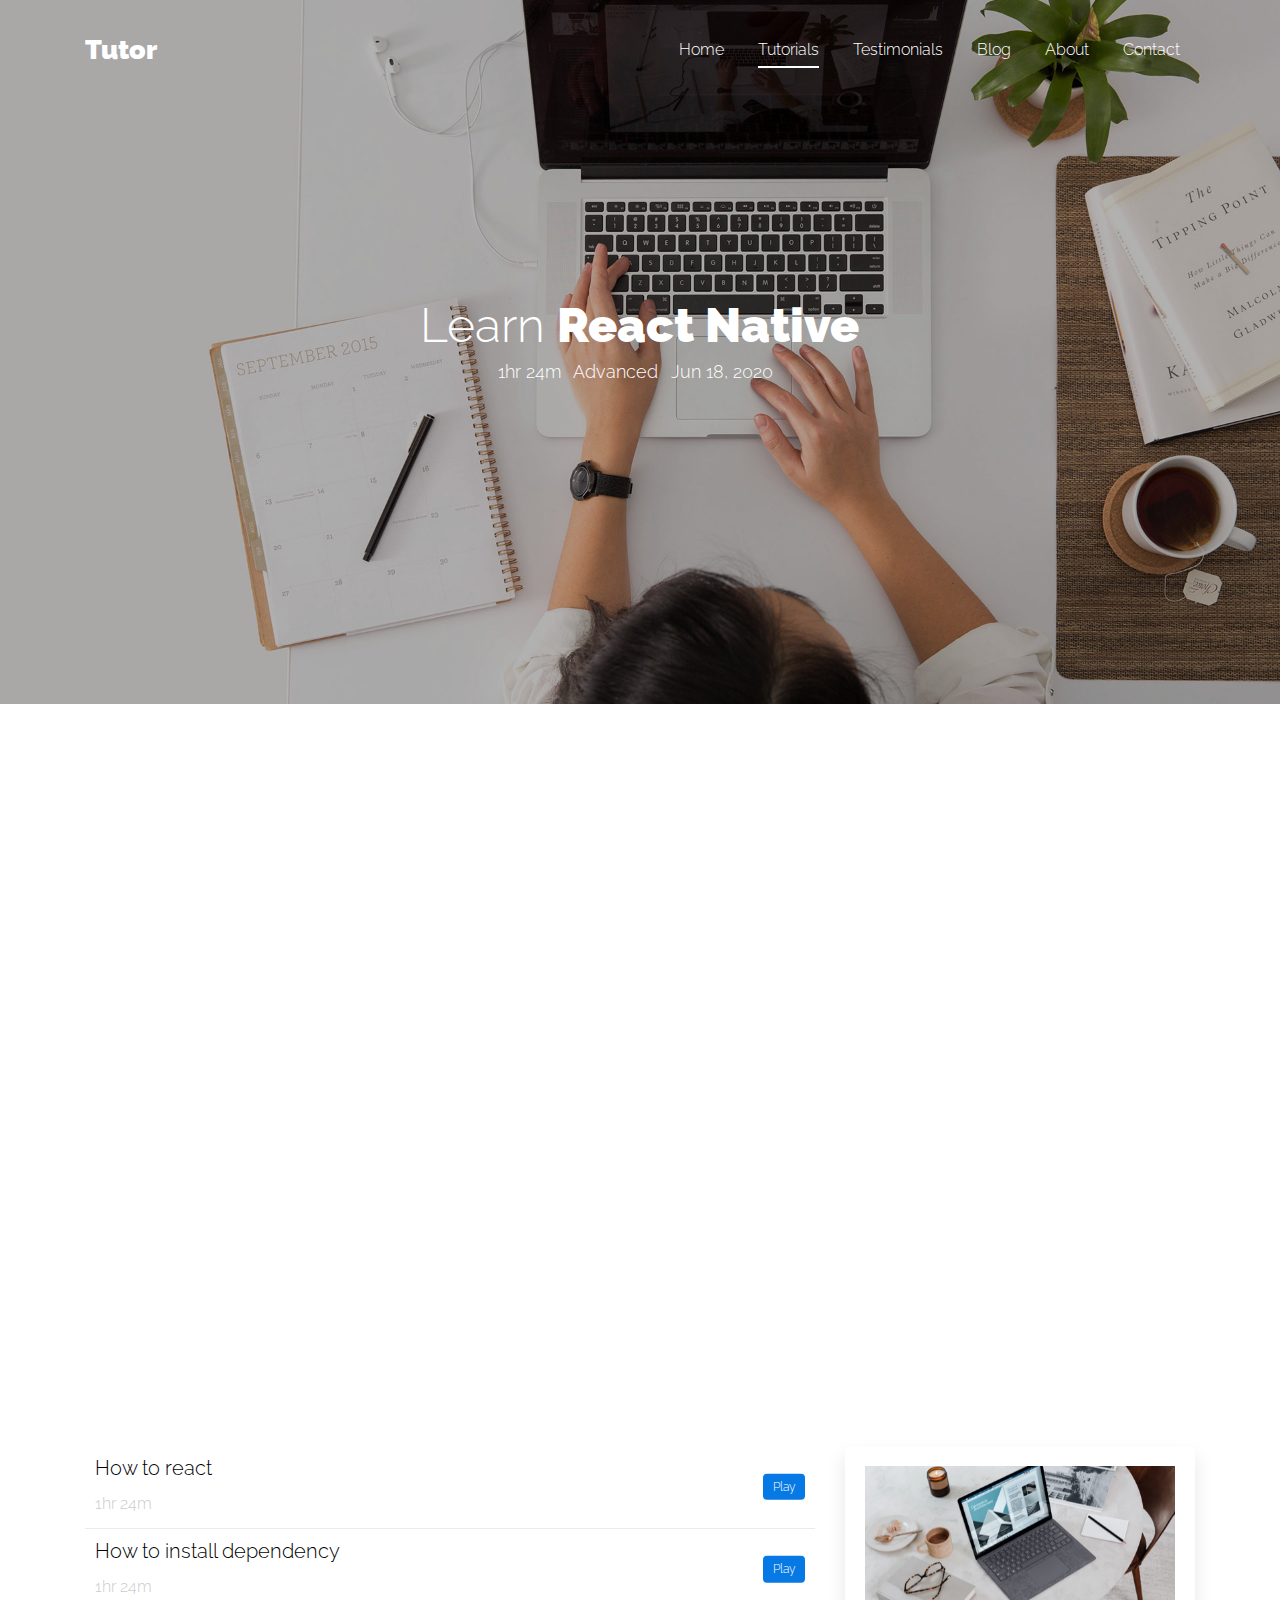
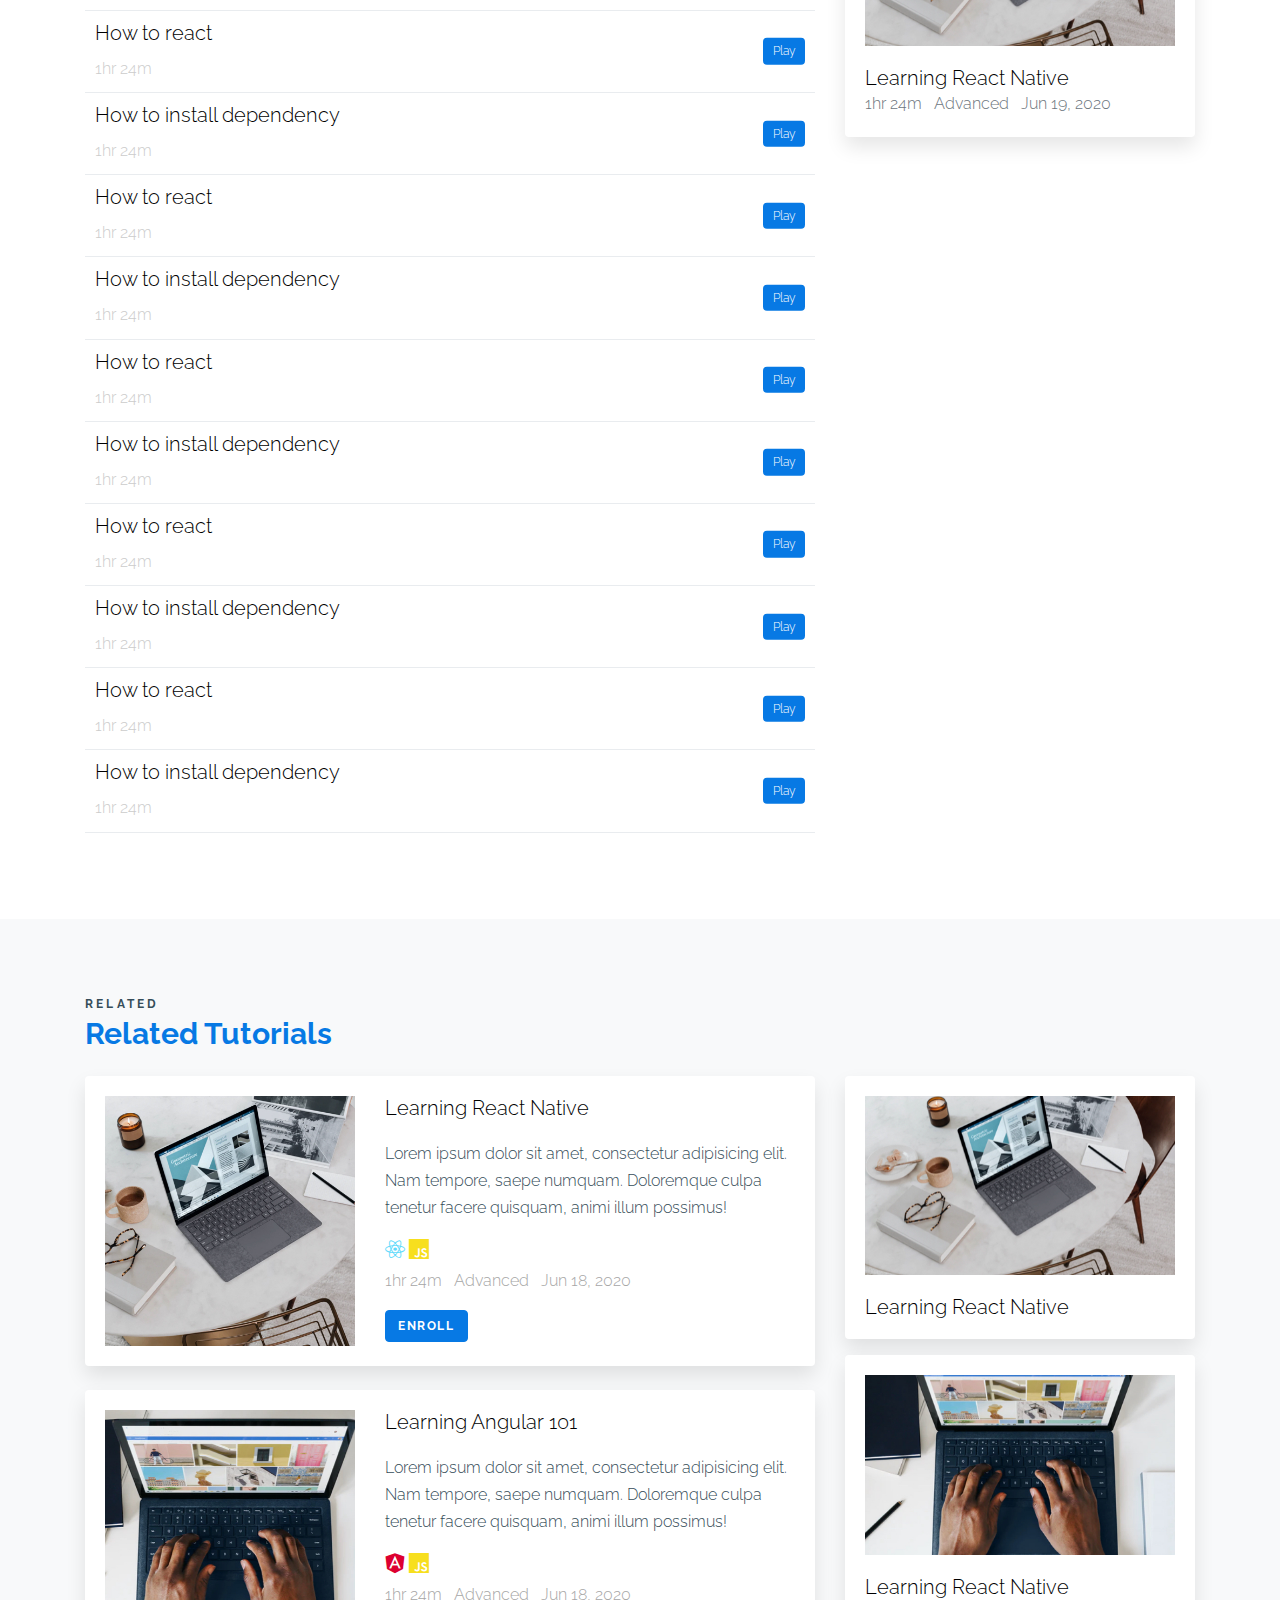
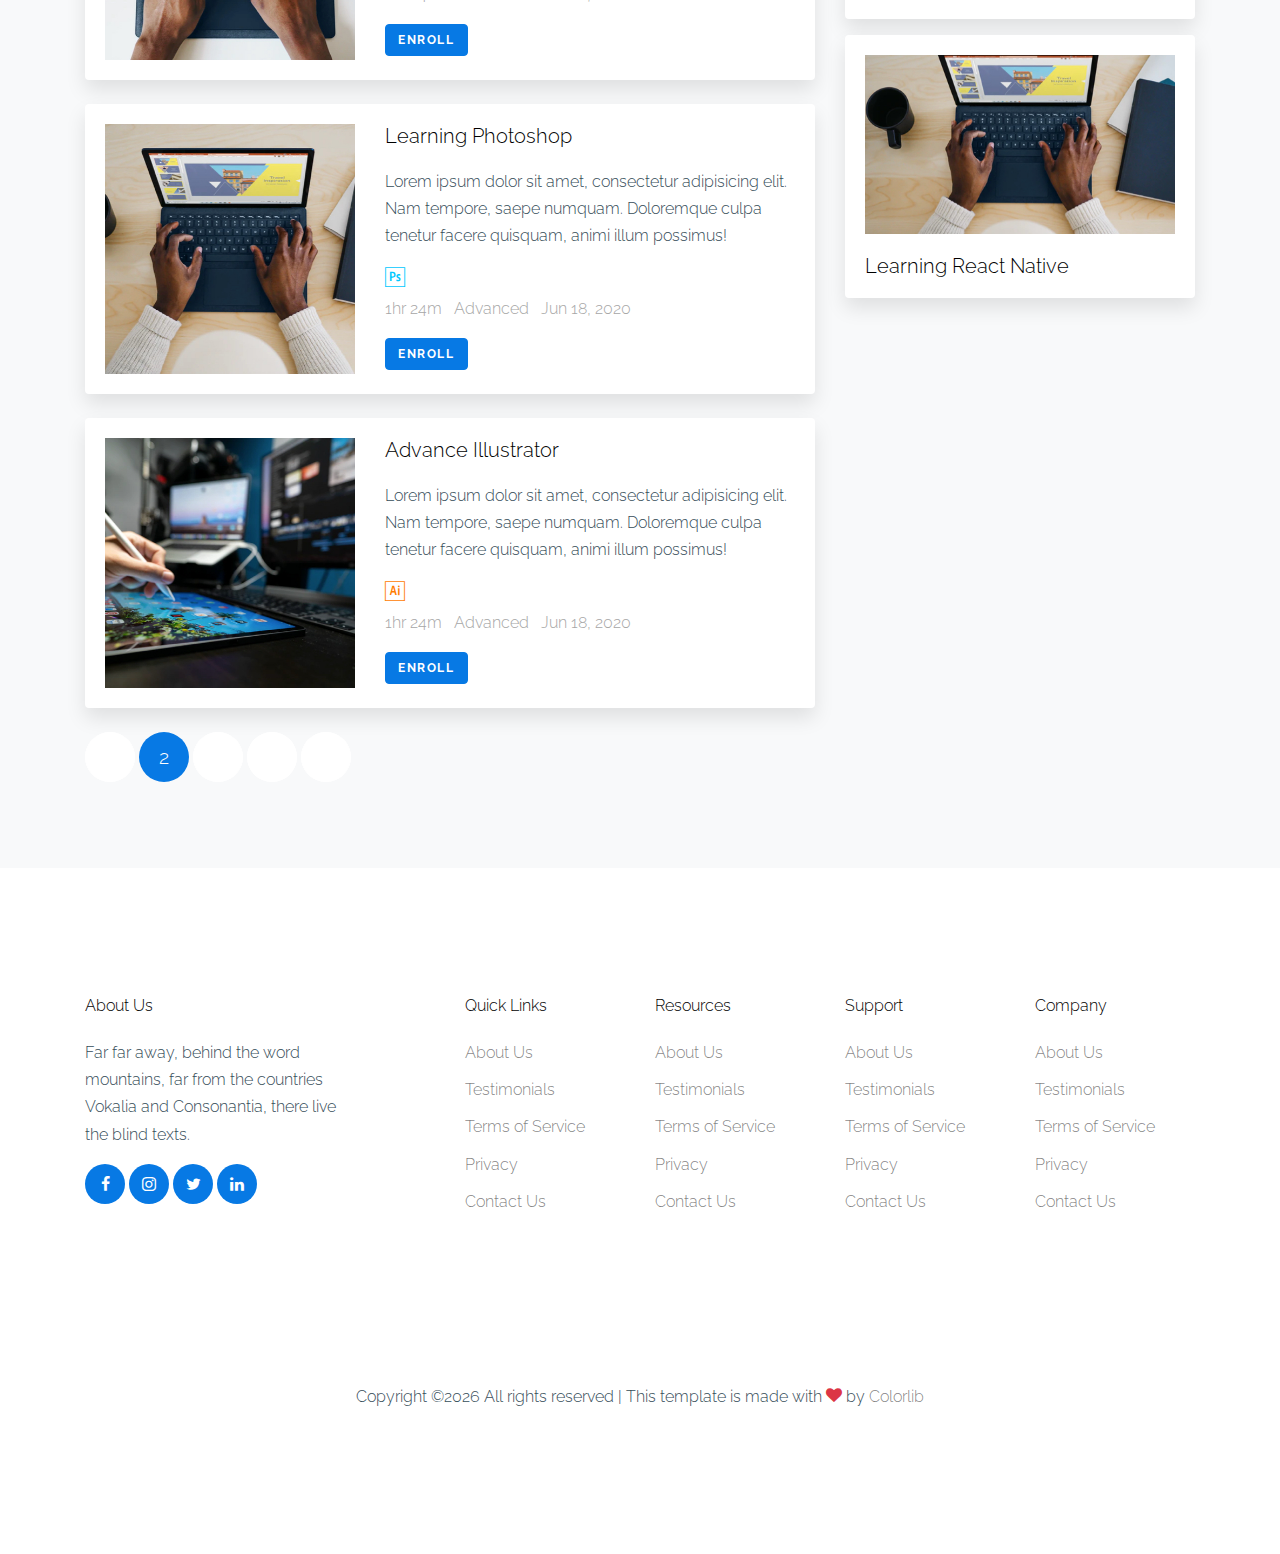
<file: tutorial-single.html>
<!doctype html>
<html lang="en">

  <head>
    <title>Tutor &mdash; Free Website Template by Colorlib</title>
    <meta charset="utf-8">
    <meta name="viewport" content="width=device-width, initial-scale=1, shrink-to-fit=no">

    <link href="https://fonts.googleapis.com/css2?family=Raleway:wght@400;700&display=swap" rel="stylesheet">

    <link rel="stylesheet" href="fonts/icomoon/style.css">
    <link rel="stylesheet" href="fonts/brand/style.css">

    <link rel="stylesheet" href="css/bootstrap.min.css">
    <link rel="stylesheet" href="css/bootstrap-datepicker.css">
    <link rel="stylesheet" href="css/jquery.fancybox.min.css">
    <link rel="stylesheet" href="css/owl.carousel.min.css">
    <link rel="stylesheet" href="css/owl.theme.default.min.css">
    <link rel="stylesheet" href="css/aos.css">

    <!-- MAIN CSS -->
    <link rel="stylesheet" href="css/style.css">

  </head>

  <body>

    
    <div class="site-wrap" id="home-section">

      <div class="site-mobile-menu site-navbar-target">
        <div class="site-mobile-menu-header">
          <div class="site-mobile-menu-close mt-3">
            <span class="icon-close2 js-menu-toggle"></span>
          </div>
        </div>
        <div class="site-mobile-menu-body"></div>
      </div>

      <header class="site-navbar light site-navbar-target" role="banner">

        <div class="container">
          <div class="row align-items-center position-relative">

            <div class="col-3">
              <div class="site-logo">
                <a href="index.html"><strong>Tutor</strong></a>
              </div>
            </div>

            <div class="col-9  text-right">
              
              <span class="d-inline-block d-lg-none"><a href="#" class=" site-menu-toggle js-menu-toggle py-5 "><span class="icon-menu h3 text-black"></span></a></span>

              <nav class="site-navigation text-right ml-auto d-none d-lg-block" role="navigation">
                <ul class="site-menu main-menu js-clone-nav ml-auto ">
                  <li><a href="index.html" class="nav-link">Home</a></li>
                  <li class="active"><a href="tutorials.html" class="nav-link">Tutorials</a></li>
                  <li><a href="testimonials.html" class="nav-link">Testimonials</a></li>
                  <li><a href="blog.html" class="nav-link">Blog</a></li>
                  <li><a href="about.html" class="nav-link">About</a></li>
                  <li><a href="contact.html" class="nav-link">Contact</a></li>
                </ul>
              </nav>
            </div>

            
          </div>
        </div>

      </header>

      
      <div class="site-section-cover overlay" style="background-image: url('images/hero_bg.jpg');">
        
        <div class="container">
          <div class="row align-items-center justify-content-center">
            <div class="col-lg-10 text-center">
              <h1>Learn <strong>React Native</strong></h1>
              <p>
                <span class="mr-2 mb-2">1hr 24m</span> 
                <span class="mr-2 mb-2">Advanced</span>
                <span class="mr-2 mb-2">Jun 18, 2020</span>
              </p>
            </div>
          </div>
        </div>
      </div>

      
      

      
      
      <div class="site-section">
        <div class="container">
          <div class="row mb-5">
            <div class="col-lg-12">
              <div class="videoWrapper">
  <!-- Copy & Pasted from YouTube -->
  <iframe width="560" height="349" src="http://www.youtube.com/embed/n_dZNLr2cME?rel=0&hd=1" frameborder="0" allowfullscreen></iframe>
</div>
            </div>
          </div>
          

          <div class="row">
            <div class="col-md-8">
              <ul class="list-unstyled tutorial-section-list">
                <li>
                  
                  <h3><a href="#">How to react</a></h3>
                  <p>
                    <span class="mr-2 mb-2">1hr 24m</span> 
                  </p>
                  <a href="#" class="play">Play</a>
                </li>

                <li>

                  <h3><a href="#">How to install dependency</a></h3>
                  <p>
                    <span class="mr-2 mb-2">1hr 24m</span> 
                  </p>
                  <a href="#" class="play">Play</a>
                </li>

                <li>
                  
                  <h3><a href="#">How to react</a></h3>
                  <p>
                    <span class="mr-2 mb-2">1hr 24m</span> 
                  </p>
                  <a href="#" class="play">Play</a>
                </li>

                <li>

                  <h3><a href="#">How to install dependency</a></h3>
                  <p>
                    <span class="mr-2 mb-2">1hr 24m</span> 
                  </p>
                  <a href="#" class="play">Play</a>
                </li>

                <li>
                  
                  <h3><a href="#">How to react</a></h3>
                  <p>
                    <span class="mr-2 mb-2">1hr 24m</span> 
                  </p>
                  <a href="#" class="play">Play</a>
                </li>

                <li>

                  <h3><a href="#">How to install dependency</a></h3>
                  <p>
                    <span class="mr-2 mb-2">1hr 24m</span> 
                  </p>
                  <a href="#" class="play">Play</a>
                </li>

                <li>
                  
                  <h3><a href="#">How to react</a></h3>
                  <p>
                    <span class="mr-2 mb-2">1hr 24m</span> 
                  </p>
                  <a href="#" class="play">Play</a>
                </li>

                <li>

                  <h3><a href="#">How to install dependency</a></h3>
                  <p>
                    <span class="mr-2 mb-2">1hr 24m</span> 
                  </p>
                  <a href="#" class="play">Play</a>
                </li>

                <li>
                  
                  <h3><a href="#">How to react</a></h3>
                  <p>
                    <span class="mr-2 mb-2">1hr 24m</span> 
                  </p>
                  <a href="#" class="play">Play</a>
                </li>

                <li>

                  <h3><a href="#">How to install dependency</a></h3>
                  <p>
                    <span class="mr-2 mb-2">1hr 24m</span> 
                  </p>
                  <a href="#" class="play">Play</a>
                </li>

                <li>
                  
                  <h3><a href="#">How to react</a></h3>
                  <p>
                    <span class="mr-2 mb-2">1hr 24m</span> 
                  </p>
                  <a href="#" class="play">Play</a>
                </li>

                <li>

                  <h3><a href="#">How to install dependency</a></h3>
                  <p>
                    <span class="mr-2 mb-2">1hr 24m</span> 
                  </p>
                  <a href="#" class="play">Play</a>
                </li>
              </ul>
            </div>
            <div class="col-md-4">
              <div class="box-side mb-3">
                <a href="#"><img src="images/img_1_horizontal.jpg" alt="Image" class="img-fluid"></a>
                <h3><a href="#">Learning React Native</a></h3>
                <p class="mb-0 text-muted">
                  <span class="mr-2 mb-2">1hr 24m</span> 
                  <span class="mr-2 mb-2">Advanced</span> 
                  <span class="mr-2 mb-2">Jun 19, 2020</span> 
                </p>
              </div>  
              
            </div>
          </div>
        </div>
      </div>
              
  
      <div class="site-section bg-light">
        <div class="container">
          
          <div class="row">
            <div class="col-12">
              <div class="heading mb-4">
                <span class="caption">Related</span>
                <h2>Related Tutorials</h2>
              </div>
            </div>
            <div class="col-lg-8">
              


              <div class="d-flex tutorial-item mb-4">
                <div class="img-wrap">
                  <a href="#"><img src="images/img_1.jpg" alt="Image" class="img-fluid"></a>
                </div>
                <div>
                  <h3><a href="#">Learning React Native</a></h3>
                  <p>Lorem ipsum dolor sit amet, consectetur adipisicing elit. Nam tempore, saepe numquam. Doloremque culpa tenetur facere quisquam, animi illum possimus!</p>
                  
                  <p class="mb-0">
                    <span class="brand-react h5"></span>
                    <span class="brand-javascript h5"></span>
                  </p>
                  <p class="meta">
                    <span class="mr-2 mb-2">1hr 24m</span>
                    <span class="mr-2 mb-2">Advanced</span>
                    <span class="mr-2 mb-2">Jun 18, 2020</span>
                  </p>
                  
                  <p><a href="#" class="btn btn-primary custom-btn">Enroll</a></p>
                </div>
              </div>

              <div class="d-flex tutorial-item mb-4">
                <div class="img-wrap">
                  <a href="#"><img src="images/img_2.jpg" alt="Image" class="img-fluid"></a>
                </div>
                <div>
                  <h3><a href="#">Learning Angular 101</a></h3>
                  <p>Lorem ipsum dolor sit amet, consectetur adipisicing elit. Nam tempore, saepe numquam. Doloremque culpa tenetur facere quisquam, animi illum possimus!</p>

                  <p class="mb-0">
                    <span class="brand-angular h5"></span>
                    <span class="brand-javascript h5"></span>
                  </p>
                  <p class="meta">
                    <span class="mr-2 mb-2">1hr 24m</span>
                    <span class="mr-2 mb-2">Advanced</span>
                    <span class="mr-2 mb-2">Jun 18, 2020</span>
                  </p>
                  
                  <p><a href="#" class="btn btn-primary custom-btn">Enroll</a></p>
                </div>
              </div>

              <div class="d-flex tutorial-item mb-4">
                <div class="img-wrap">
                  <a href="#"><img src="images/img_3.jpg" alt="Image" class="img-fluid"></a>
                </div>
                <div>
                  <h3><a href="#">Learning Photoshop</a></h3>
                  <p>Lorem ipsum dolor sit amet, consectetur adipisicing elit. Nam tempore, saepe numquam. Doloremque culpa tenetur facere quisquam, animi illum possimus!</p>
                  <p class="mb-0">
                    <span class="brand-adobephotoshop h5"></span>
                  </p>
                  <p class="meta">
                    <span class="mr-2 mb-2">1hr 24m</span>
                    <span class="mr-2 mb-2">Advanced</span>
                    <span class="mr-2 mb-2">Jun 18, 2020</span>
                  </p>
                  <p><a href="#" class="btn btn-primary custom-btn">Enroll</a></p>
                </div>
              </div>

              <div class="d-flex tutorial-item mb-4">
                <div class="img-wrap">
                  <a href="#"><img src="images/img_4.jpg" alt="Image" class="img-fluid"></a>
                </div>
                <div>
                  <h3><a href="#">Advance Illustrator</a></h3>
                  <p>Lorem ipsum dolor sit amet, consectetur adipisicing elit. Nam tempore, saepe numquam. Doloremque culpa tenetur facere quisquam, animi illum possimus!</p>
                  <p class="mb-0">
                    <span class="brand-adobeillustrator h5"></span>
                  </p>
                  <p class="meta">
                    <span class="mr-2 mb-2">1hr 24m</span>
                    <span class="mr-2 mb-2">Advanced</span>
                    <span class="mr-2 mb-2">Jun 18, 2020</span>
                  </p>
                  <p><a href="#" class="btn btn-primary custom-btn">Enroll</a></p>
                </div>
              </div>


              <div class="custom-pagination">
                <ul class="list-unstyled">
                  <li><a href="#"><span>1</span></a></li>
                  <li><span>2</span></li>
                  <li><a href="#"><span>3</span></a></li>
                  <li><a href="#"><span>4</span></a></li>
                  <li><a href="#"><span>5</span></a></li>
                </ul>
              </div>
            </div>


            <div class="col-lg-4">
              <div class="box-side mb-3">
                <a href="#"><img src="images/img_1_horizontal.jpg" alt="Image" class="img-fluid"></a>
                <h3><a href="#">Learning React Native</a></h3>
              </div>  
              <div class="box-side mb-3">
                <a href="#"><img src="images/img_2_horizontal.jpg" alt="Image" class="img-fluid"></a>
                <h3><a href="#">Learning React Native</a></h3>
              </div>  
              <div class="box-side">
                <a href="#"><img src="images/img_3_horizontal.jpg" alt="Image" class="img-fluid"></a>
                <h3><a href="#">Learning React Native</a></h3>
              </div>  
            </div>
          </div>
        </div>
      </div>
      
      
      
      
      <footer class="site-footer">
        <div class="container">
          <div class="row">
            <div class="col-lg-3">
              <h2 class="footer-heading mb-4">About Us</h2>
              <p>Far far away, behind the word mountains, far from the countries Vokalia and Consonantia, there live the blind texts. </p>
              <ul class="list-unstyled social">
                <li><a href="#"><span class="icon-facebook"></span></a></li>
                <li><a href="#"><span class="icon-instagram"></span></a></li>
                <li><a href="#"><span class="icon-twitter"></span></a></li>
                <li><a href="#"><span class="icon-linkedin"></span></a></li>
              </ul>
            </div>
            <div class="col-lg-8 ml-auto">
              <div class="row">
                <div class="col-lg-3">
                  <h2 class="footer-heading mb-4">Quick Links</h2>
                  <ul class="list-unstyled">
                    <li><a href="#">About Us</a></li>
                    <li><a href="#">Testimonials</a></li>
                    <li><a href="#">Terms of Service</a></li>
                    <li><a href="#">Privacy</a></li>
                    <li><a href="#">Contact Us</a></li>
                  </ul>
                </div>
                <div class="col-lg-3">
                  <h2 class="footer-heading mb-4">Resources</h2>
                  <ul class="list-unstyled">
                    <li><a href="#">About Us</a></li>
                    <li><a href="#">Testimonials</a></li>
                    <li><a href="#">Terms of Service</a></li>
                    <li><a href="#">Privacy</a></li>
                    <li><a href="#">Contact Us</a></li>
                  </ul>
                </div>
                <div class="col-lg-3">
                  <h2 class="footer-heading mb-4">Support</h2>
                  <ul class="list-unstyled">
                    <li><a href="#">About Us</a></li>
                    <li><a href="#">Testimonials</a></li>
                    <li><a href="#">Terms of Service</a></li>
                    <li><a href="#">Privacy</a></li>
                    <li><a href="#">Contact Us</a></li>
                  </ul>
                </div>
                <div class="col-lg-3">
                  <h2 class="footer-heading mb-4">Company</h2>
                  <ul class="list-unstyled">
                    <li><a href="#">About Us</a></li>
                    <li><a href="#">Testimonials</a></li>
                    <li><a href="#">Terms of Service</a></li>
                    <li><a href="#">Privacy</a></li>
                    <li><a href="#">Contact Us</a></li>
                  </ul>
                </div>
              </div>
            </div>
          </div>
          <div class="row pt-5 mt-5 text-center">
            <div class="col-md-12">
              <div class="border-top pt-5">
                <p>
              <!-- Link back to Colorlib can't be removed. Template is licensed under CC BY 3.0. -->
              Copyright &copy;<script>document.write(new Date().getFullYear());</script> All rights reserved | This template is made with <i class="icon-heart text-danger" aria-hidden="true"></i> by <a href="https://colorlib.com" target="_blank" >Colorlib</a>
              <!-- Link back to Colorlib can't be removed. Template is licensed under CC BY 3.0. -->
              </p>
              </div>
            </div>

          </div>
        </div>
      </footer>

    </div>

    <script src="js/jquery-3.3.1.min.js"></script>
    <script src="js/popper.min.js"></script>
    <script src="js/bootstrap.min.js"></script>
    <script src="js/owl.carousel.min.js"></script>
    <script src="js/jquery.sticky.js"></script>
    <script src="js/jquery.waypoints.min.js"></script>
    <script src="js/jquery.animateNumber.min.js"></script>
    <script src="js/jquery.fancybox.min.js"></script>
    <script src="js/jquery.easing.1.3.js"></script>
    <script src="js/bootstrap-datepicker.min.js"></script>
    <script src="js/aos.js"></script>

    <script src="js/main.js"></script>

  </body>

</html>
</file>
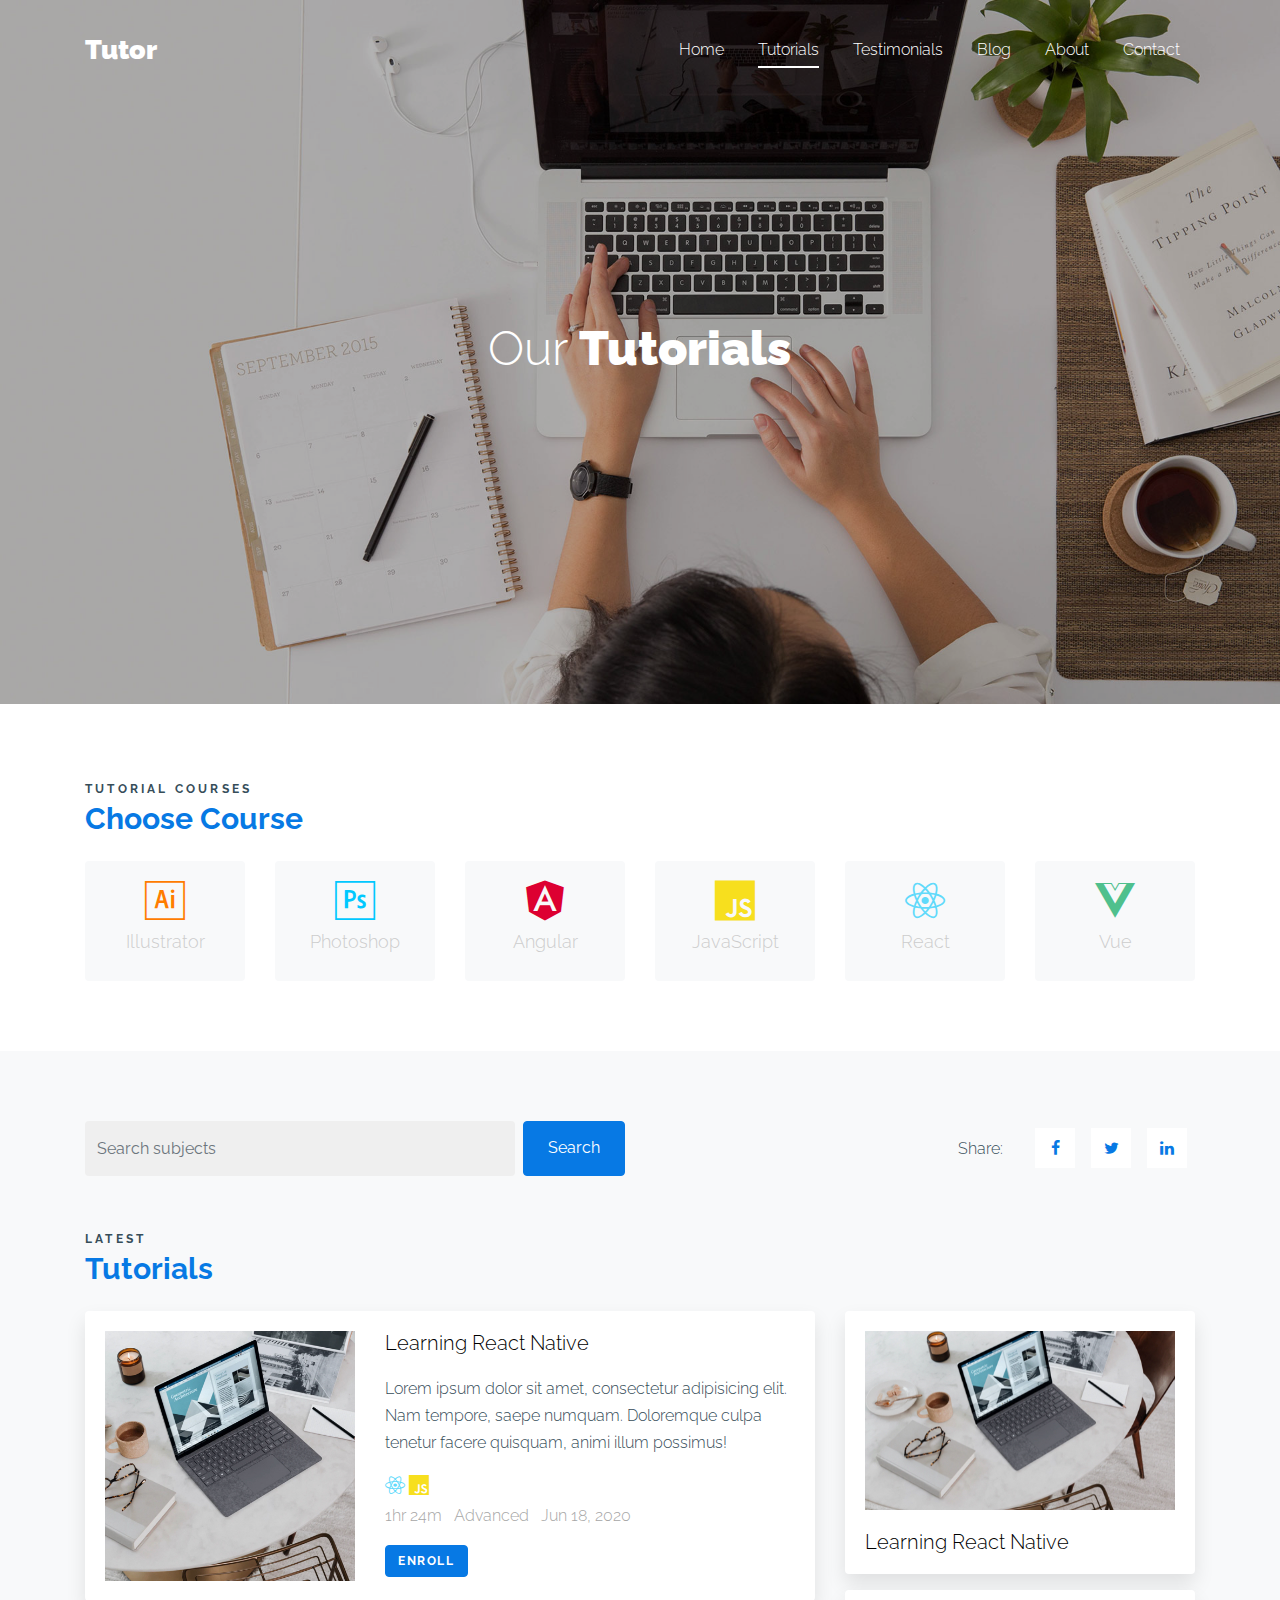
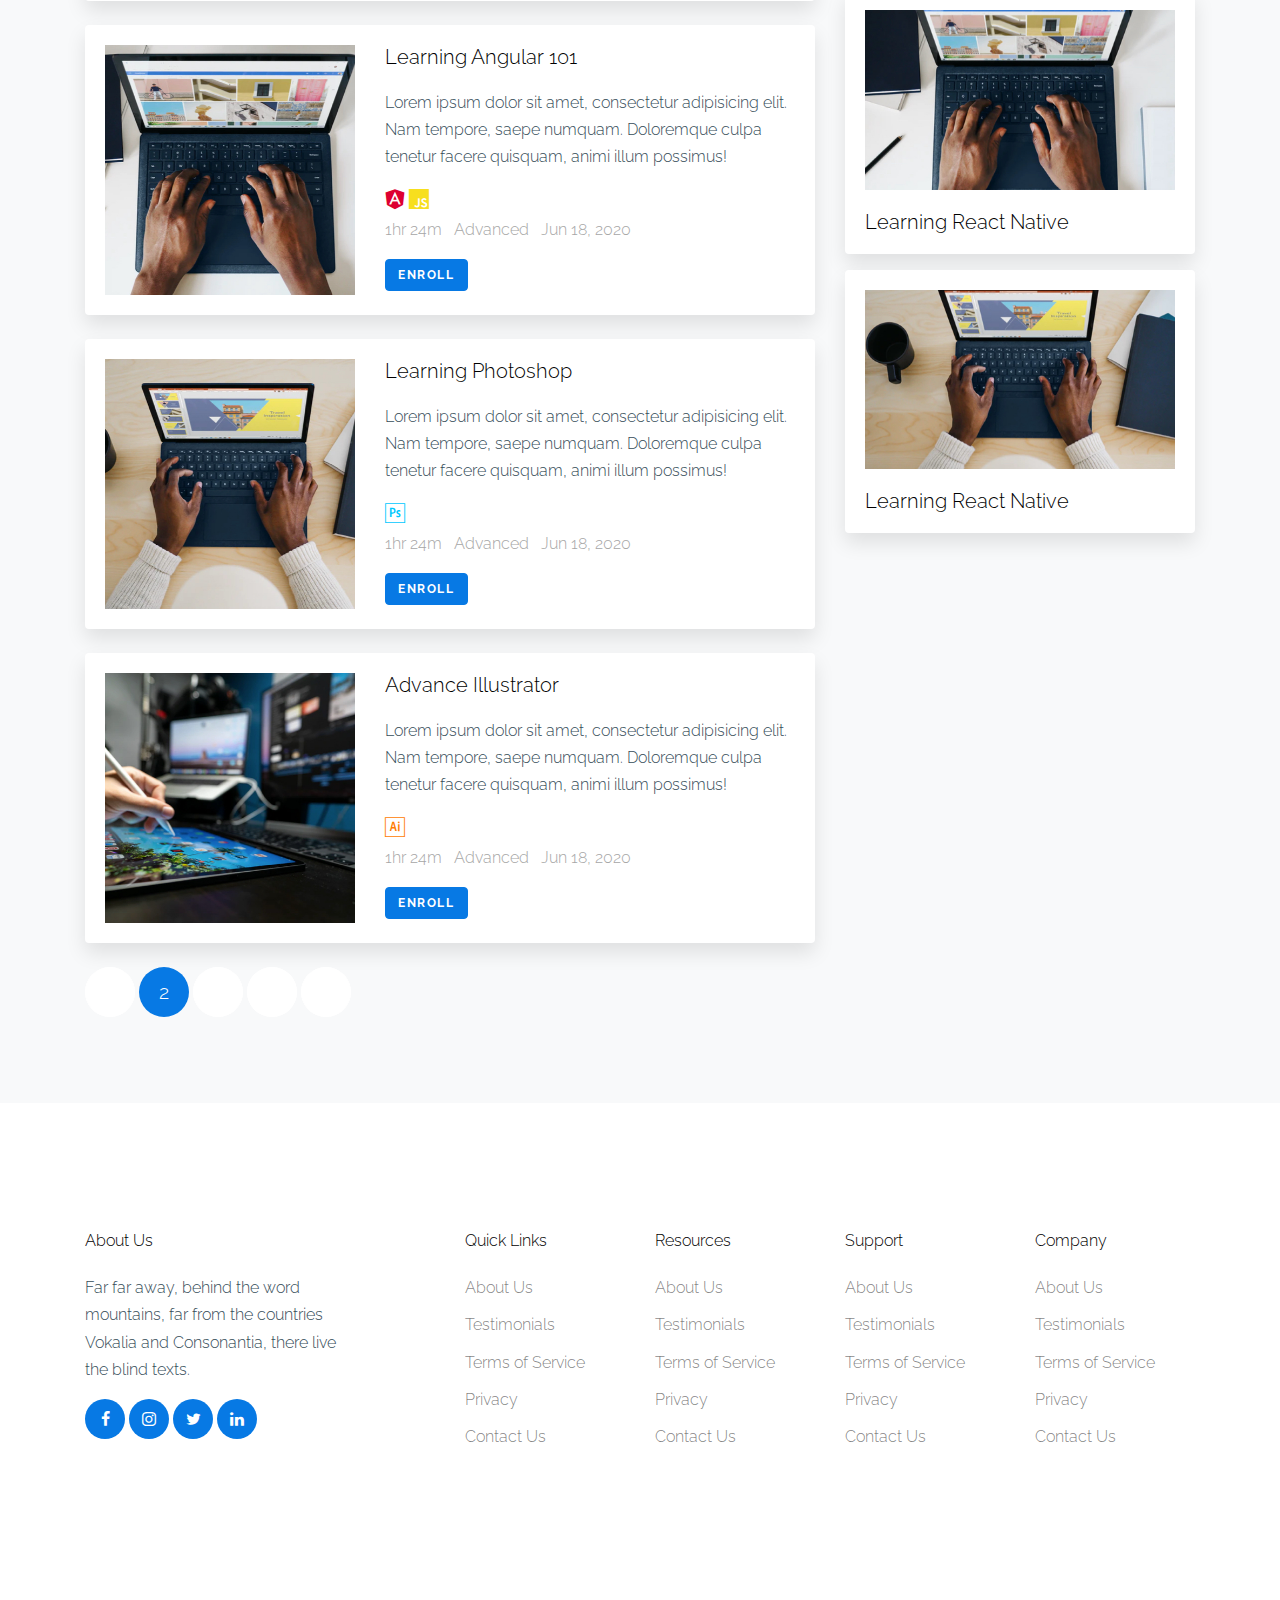
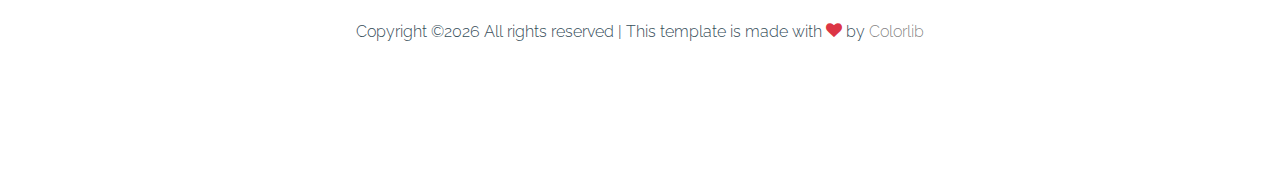
<file: tutorials.html>
<!doctype html>
<html lang="en">

  <head>
    <title>Tutor &mdash; Free Website Template by Colorlib</title>
    <meta charset="utf-8">
    <meta name="viewport" content="width=device-width, initial-scale=1, shrink-to-fit=no">

    <link href="https://fonts.googleapis.com/css2?family=Raleway:wght@400;700&display=swap" rel="stylesheet">

    <link rel="stylesheet" href="fonts/icomoon/style.css">
    <link rel="stylesheet" href="fonts/brand/style.css">

    <link rel="stylesheet" href="css/bootstrap.min.css">
    <link rel="stylesheet" href="css/bootstrap-datepicker.css">
    <link rel="stylesheet" href="css/jquery.fancybox.min.css">
    <link rel="stylesheet" href="css/owl.carousel.min.css">
    <link rel="stylesheet" href="css/owl.theme.default.min.css">
    <link rel="stylesheet" href="css/aos.css">

    <!-- MAIN CSS -->
    <link rel="stylesheet" href="css/style.css">

  </head>

  <body>

    
    <div class="site-wrap" id="home-section">

      <div class="site-mobile-menu site-navbar-target">
        <div class="site-mobile-menu-header">
          <div class="site-mobile-menu-close mt-3">
            <span class="icon-close2 js-menu-toggle"></span>
          </div>
        </div>
        <div class="site-mobile-menu-body"></div>
      </div>

      <header class="site-navbar light site-navbar-target" role="banner">

        <div class="container">
          <div class="row align-items-center position-relative">

            <div class="col-3">
              <div class="site-logo">
                <a href="index.html"><strong>Tutor</strong></a>
              </div>
            </div>

            <div class="col-9  text-right">
              
              <span class="d-inline-block d-lg-none"><a href="#" class=" site-menu-toggle js-menu-toggle py-5 "><span class="icon-menu h3 text-black"></span></a></span>

              <nav class="site-navigation text-right ml-auto d-none d-lg-block" role="navigation">
                <ul class="site-menu main-menu js-clone-nav ml-auto ">
                  <li><a href="index.html" class="nav-link">Home</a></li>
                  <li class="active"><a href="tutorials.html" class="nav-link">Tutorials</a></li>
                  <li><a href="testimonials.html" class="nav-link">Testimonials</a></li>
                  <li><a href="blog.html" class="nav-link">Blog</a></li>
                  <li><a href="about.html" class="nav-link">About</a></li>
                  <li><a href="contact.html" class="nav-link">Contact</a></li>
                </ul>
              </nav>
            </div>

            
          </div>
        </div>

      </header>

      
      <div class="site-section-cover overlay" style="background-image: url('images/hero_bg.jpg');">
        
        <div class="container">
          <div class="row align-items-center justify-content-center">
            <div class="col-lg-10 text-center">
              <h1>Our <strong>Tutorials</strong></h1>
            </div>
          </div>
        </div>
      </div>

      
      

      <div class="site-section">
        <div class="container">
          <div class="row">
            <div class="col">
              <div class="heading mb-4">
                <span class="caption">Tutorial Courses</span>
                <h2>Choose Course</h2>
              </div>
            </div>  
          </div>
          <div class="row align-items-stretch">
            <div class="col-lg-2">
              <a href="#" class="course">
                <span class="wrap-icon brand-adobeillustrator"></span>
                <h3>Illustrator</h3>
              </a>
            </div>
            <div class="col-lg-2">
              <a href="#" class="course">
                <span class="wrap-icon brand-adobephotoshop"></span>
                <h3>Photoshop</h3>
              </a>
            </div>
            
            <div class="col-lg-2">
              <a href="#" class="course">
                <span class="wrap-icon brand-angular"></span>
                <h3>Angular</h3>
              </a>
            </div>
            
            <div class="col-lg-2">
              <a href="#" class="course">
                <span class="wrap-icon brand-javascript"></span>
                <h3>JavaScript</h3>
              </a>
            </div>
            <div class="col-lg-2">
              <a href="#" class="course">
                <span class="wrap-icon brand-react"></span>
                <h3>React</h3>
              </a>
            </div>
            <div class="col-lg-2">
              <a href="#" class="course">
                <span class="wrap-icon brand-vue-dot-js"></span>
                <h3>Vue</h3>
              </a>
            </div>
          </div>
        </div>
      </div>

              
  
      <div class="site-section bg-light">
        <div class="container">
          <div class="row mb-5 align-items-center">
            <div class="col-lg-6 mb-4 mb-lg-0">
              <form action="#" class="d-flex search-form">
                <span class="icon-"></span>
                <input type="search" class="form-control mr-2" placeholder="Search subjects">
                <input type="submit" class="btn btn-primary px-4" value="Search">
              </form>
            </div>
            <div class="col-lg-6 text-lg-right">
              <div class="d-inline-flex align-items-center ml-auto">
              <span class="mr-4">Share:</span>
              <a href="#" class="mx-2 social-item"><span class="icon-facebook"></span></a>
              <a href="#" class="mx-2 social-item"><span class="icon-twitter"></span></a>
              <a href="#" class="mx-2 social-item"><span class="icon-linkedin"></span></a>
              </div>
            </div>
          </div>
          <div class="row">
            <div class="col-12">
              <div class="heading mb-4">
                <span class="caption">Latest</span>
                <h2>Tutorials</h2>
              </div>
            </div>
            <div class="col-lg-8">
              


              <div class="d-flex tutorial-item mb-4">
                <div class="img-wrap">
                  <a href="#"><img src="images/img_1.jpg" alt="Image" class="img-fluid"></a>
                </div>
                <div>
                  <h3><a href="#">Learning React Native</a></h3>
                  <p>Lorem ipsum dolor sit amet, consectetur adipisicing elit. Nam tempore, saepe numquam. Doloremque culpa tenetur facere quisquam, animi illum possimus!</p>
                  
                  <p class="mb-0">
                    <span class="brand-react h5"></span>
                    <span class="brand-javascript h5"></span>
                  </p>
                  <p class="meta">
                    <span class="mr-2 mb-2">1hr 24m</span>
                    <span class="mr-2 mb-2">Advanced</span>
                    <span class="mr-2 mb-2">Jun 18, 2020</span>
                  </p>
                  
                  <p><a href="#" class="btn btn-primary custom-btn">Enroll</a></p>
                </div>
              </div>

              <div class="d-flex tutorial-item mb-4">
                <div class="img-wrap">
                  <a href="#"><img src="images/img_2.jpg" alt="Image" class="img-fluid"></a>
                </div>
                <div>
                  <h3><a href="#">Learning Angular 101</a></h3>
                  <p>Lorem ipsum dolor sit amet, consectetur adipisicing elit. Nam tempore, saepe numquam. Doloremque culpa tenetur facere quisquam, animi illum possimus!</p>

                  <p class="mb-0">
                    <span class="brand-angular h5"></span>
                    <span class="brand-javascript h5"></span>
                  </p>
                  <p class="meta">
                    <span class="mr-2 mb-2">1hr 24m</span>
                    <span class="mr-2 mb-2">Advanced</span>
                    <span class="mr-2 mb-2">Jun 18, 2020</span>
                  </p>
                  
                  <p><a href="#" class="btn btn-primary custom-btn">Enroll</a></p>
                </div>
              </div>

              <div class="d-flex tutorial-item mb-4">
                <div class="img-wrap">
                  <a href="#"><img src="images/img_3.jpg" alt="Image" class="img-fluid"></a>
                </div>
                <div>
                  <h3><a href="#">Learning Photoshop</a></h3>
                  <p>Lorem ipsum dolor sit amet, consectetur adipisicing elit. Nam tempore, saepe numquam. Doloremque culpa tenetur facere quisquam, animi illum possimus!</p>
                  <p class="mb-0">
                    <span class="brand-adobephotoshop h5"></span>
                  </p>
                  <p class="meta">
                    <span class="mr-2 mb-2">1hr 24m</span>
                    <span class="mr-2 mb-2">Advanced</span>
                    <span class="mr-2 mb-2">Jun 18, 2020</span>
                  </p>
                  <p><a href="#" class="btn btn-primary custom-btn">Enroll</a></p>
                </div>
              </div>

              <div class="d-flex tutorial-item mb-4">
                <div class="img-wrap">
                  <a href="#"><img src="images/img_4.jpg" alt="Image" class="img-fluid"></a>
                </div>
                <div>
                  <h3><a href="#">Advance Illustrator</a></h3>
                  <p>Lorem ipsum dolor sit amet, consectetur adipisicing elit. Nam tempore, saepe numquam. Doloremque culpa tenetur facere quisquam, animi illum possimus!</p>
                  <p class="mb-0">
                    <span class="brand-adobeillustrator h5"></span>
                  </p>
                  <p class="meta">
                    <span class="mr-2 mb-2">1hr 24m</span>
                    <span class="mr-2 mb-2">Advanced</span>
                    <span class="mr-2 mb-2">Jun 18, 2020</span>
                  </p>
                  <p><a href="#" class="btn btn-primary custom-btn">Enroll</a></p>
                </div>
              </div>


              <div class="custom-pagination">
                <ul class="list-unstyled">
                  <li><a href="#"><span>1</span></a></li>
                  <li><span>2</span></li>
                  <li><a href="#"><span>3</span></a></li>
                  <li><a href="#"><span>4</span></a></li>
                  <li><a href="#"><span>5</span></a></li>
                </ul>
              </div>
            </div>


            <div class="col-lg-4">
              <div class="box-side mb-3">
                <a href="#"><img src="images/img_1_horizontal.jpg" alt="Image" class="img-fluid"></a>
                <h3><a href="#">Learning React Native</a></h3>
              </div>  
              <div class="box-side mb-3">
                <a href="#"><img src="images/img_2_horizontal.jpg" alt="Image" class="img-fluid"></a>
                <h3><a href="#">Learning React Native</a></h3>
              </div>  
              <div class="box-side">
                <a href="#"><img src="images/img_3_horizontal.jpg" alt="Image" class="img-fluid"></a>
                <h3><a href="#">Learning React Native</a></h3>
              </div>  
            </div>
          </div>
        </div>
      </div>
      
      
      
      
      <footer class="site-footer">
        <div class="container">
          <div class="row">
            <div class="col-lg-3">
              <h2 class="footer-heading mb-4">About Us</h2>
              <p>Far far away, behind the word mountains, far from the countries Vokalia and Consonantia, there live the blind texts. </p>
              <ul class="list-unstyled social">
                <li><a href="#"><span class="icon-facebook"></span></a></li>
                <li><a href="#"><span class="icon-instagram"></span></a></li>
                <li><a href="#"><span class="icon-twitter"></span></a></li>
                <li><a href="#"><span class="icon-linkedin"></span></a></li>
              </ul>
            </div>
            <div class="col-lg-8 ml-auto">
              <div class="row">
                <div class="col-lg-3">
                  <h2 class="footer-heading mb-4">Quick Links</h2>
                  <ul class="list-unstyled">
                    <li><a href="#">About Us</a></li>
                    <li><a href="#">Testimonials</a></li>
                    <li><a href="#">Terms of Service</a></li>
                    <li><a href="#">Privacy</a></li>
                    <li><a href="#">Contact Us</a></li>
                  </ul>
                </div>
                <div class="col-lg-3">
                  <h2 class="footer-heading mb-4">Resources</h2>
                  <ul class="list-unstyled">
                    <li><a href="#">About Us</a></li>
                    <li><a href="#">Testimonials</a></li>
                    <li><a href="#">Terms of Service</a></li>
                    <li><a href="#">Privacy</a></li>
                    <li><a href="#">Contact Us</a></li>
                  </ul>
                </div>
                <div class="col-lg-3">
                  <h2 class="footer-heading mb-4">Support</h2>
                  <ul class="list-unstyled">
                    <li><a href="#">About Us</a></li>
                    <li><a href="#">Testimonials</a></li>
                    <li><a href="#">Terms of Service</a></li>
                    <li><a href="#">Privacy</a></li>
                    <li><a href="#">Contact Us</a></li>
                  </ul>
                </div>
                <div class="col-lg-3">
                  <h2 class="footer-heading mb-4">Company</h2>
                  <ul class="list-unstyled">
                    <li><a href="#">About Us</a></li>
                    <li><a href="#">Testimonials</a></li>
                    <li><a href="#">Terms of Service</a></li>
                    <li><a href="#">Privacy</a></li>
                    <li><a href="#">Contact Us</a></li>
                  </ul>
                </div>
              </div>
            </div>
          </div>
          <div class="row pt-5 mt-5 text-center">
            <div class="col-md-12">
              <div class="border-top pt-5">
                <p>
              <!-- Link back to Colorlib can't be removed. Template is licensed under CC BY 3.0. -->
              Copyright &copy;<script>document.write(new Date().getFullYear());</script> All rights reserved | This template is made with <i class="icon-heart text-danger" aria-hidden="true"></i> by <a href="https://colorlib.com" target="_blank" >Colorlib</a>
              <!-- Link back to Colorlib can't be removed. Template is licensed under CC BY 3.0. -->
              </p>
              </div>
            </div>

          </div>
        </div>
      </footer>

    </div>

    <script src="js/jquery-3.3.1.min.js"></script>
    <script src="js/popper.min.js"></script>
    <script src="js/bootstrap.min.js"></script>
    <script src="js/owl.carousel.min.js"></script>
    <script src="js/jquery.sticky.js"></script>
    <script src="js/jquery.waypoints.min.js"></script>
    <script src="js/jquery.animateNumber.min.js"></script>
    <script src="js/jquery.fancybox.min.js"></script>
    <script src="js/jquery.easing.1.3.js"></script>
    <script src="js/bootstrap-datepicker.min.js"></script>
    <script src="js/aos.js"></script>

    <script src="js/main.js"></script>

  </body>

</html>
</file>
<file: fonts/icomoon/style.css>
@font-face {
  font-family: 'icomoon';
  src:  url('fonts/icomoon.eot?10si43');
  src:  url('fonts/icomoon.eot?10si43#iefix') format('embedded-opentype'),
    url('fonts/icomoon.ttf?10si43') format('truetype'),
    url('fonts/icomoon.woff?10si43') format('woff'),
    url('fonts/icomoon.svg?10si43#icomoon') format('svg');
  font-weight: normal;
  font-style: normal;
}

[class^="icon-"], [class*=" icon-"] {
  /* use !important to prevent issues with browser extensions that change fonts */
  font-family: 'icomoon' !important;
  speak: none;
  font-style: normal;
  font-weight: normal;
  font-variant: normal;
  text-transform: none;
  line-height: 1;

  /* Better Font Rendering =========== */
  -webkit-font-smoothing: antialiased;
  -moz-osx-font-smoothing: grayscale;
}

.icon-asterisk:before {
  content: "\f069";
}
.icon-plus:before {
  content: "\f067";
}
.icon-question:before {
  content: "\f128";
}
.icon-minus:before {
  content: "\f068";
}
.icon-glass:before {
  content: "\f000";
}
.icon-music:before {
  content: "\f001";
}
.icon-search:before {
  content: "\f002";
}
.icon-envelope-o:before {
  content: "\f003";
}
.icon-heart:before {
  content: "\f004";
}
.icon-star:before {
  content: "\f005";
}
.icon-star-o:before {
  content: "\f006";
}
.icon-user:before {
  content: "\f007";
}
.icon-film:before {
  content: "\f008";
}
.icon-th-large:before {
  content: "\f009";
}
.icon-th:before {
  content: "\f00a";
}
.icon-th-list:before {
  content: "\f00b";
}
.icon-check:before {
  content: "\f00c";
}
.icon-close:before {
  content: "\f00d";
}
.icon-remove:before {
  content: "\f00d";
}
.icon-times:before {
  content: "\f00d";
}
.icon-search-plus:before {
  content: "\f00e";
}
.icon-search-minus:before {
  content: "\f010";
}
.icon-power-off:before {
  content: "\f011";
}
.icon-signal:before {
  content: "\f012";
}
.icon-cog:before {
  content: "\f013";
}
.icon-gear:before {
  content: "\f013";
}
.icon-trash-o:before {
  content: "\f014";
}
.icon-home:before {
  content: "\f015";
}
.icon-file-o:before {
  content: "\f016";
}
.icon-clock-o:before {
  content: "\f017";
}
.icon-road:before {
  content: "\f018";
}
.icon-download:before {
  content: "\f019";
}
.icon-arrow-circle-o-down:before {
  content: "\f01a";
}
.icon-arrow-circle-o-up:before {
  content: "\f01b";
}
.icon-inbox:before {
  content: "\f01c";
}
.icon-play-circle-o:before {
  content: "\f01d";
}
.icon-repeat:before {
  content: "\f01e";
}
.icon-rotate-right:before {
  content: "\f01e";
}
.icon-refresh:before {
  content: "\f021";
}
.icon-list-alt:before {
  content: "\f022";
}
.icon-lock:before {
  content: "\f023";
}
.icon-flag:before {
  content: "\f024";
}
.icon-headphones:before {
  content: "\f025";
}
.icon-volume-off:before {
  content: "\f026";
}
.icon-volume-down:before {
  content: "\f027";
}
.icon-volume-up:before {
  content: "\f028";
}
.icon-qrcode:before {
  content: "\f029";
}
.icon-barcode:before {
  content: "\f02a";
}
.icon-tag:before {
  content: "\f02b";
}
.icon-tags:before {
  content: "\f02c";
}
.icon-book:before {
  content: "\f02d";
}
.icon-bookmark:before {
  content: "\f02e";
}
.icon-print:before {
  content: "\f02f";
}
.icon-camera:before {
  content: "\f030";
}
.icon-font:before {
  content: "\f031";
}
.icon-bold:before {
  content: "\f032";
}
.icon-italic:before {
  content: "\f033";
}
.icon-text-height:before {
  content: "\f034";
}
.icon-text-width:before {
  content: "\f035";
}
.icon-align-left:before {
  content: "\f036";
}
.icon-align-center:before {
  content: "\f037";
}
.icon-align-right:before {
  content: "\f038";
}
.icon-align-justify:before {
  content: "\f039";
}
.icon-list:before {
  content: "\f03a";
}
.icon-dedent:before {
  content: "\f03b";
}
.icon-outdent:before {
  content: "\f03b";
}
.icon-indent:before {
  content: "\f03c";
}
.icon-video-camera:before {
  content: "\f03d";
}
.icon-image:before {
  content: "\f03e";
}
.icon-photo:before {
  content: "\f03e";
}
.icon-picture-o:before {
  content: "\f03e";
}
.icon-pencil:before {
  content: "\f040";
}
.icon-map-marker:before {
  content: "\f041";
}
.icon-adjust:before {
  content: "\f042";
}
.icon-tint:before {
  content: "\f043";
}
.icon-edit:before {
  content: "\f044";
}
.icon-pencil-square-o:before {
  content: "\f044";
}
.icon-share-square-o:before {
  content: "\f045";
}
.icon-check-square-o:before {
  content: "\f046";
}
.icon-arrows:before {
  content: "\f047";
}
.icon-step-backward:before {
  content: "\f048";
}
.icon-fast-backward:before {
  content: "\f049";
}
.icon-backward:before {
  content: "\f04a";
}
.icon-play:before {
  content: "\f04b";
}
.icon-pause:before {
  content: "\f04c";
}
.icon-stop:before {
  content: "\f04d";
}
.icon-forward:before {
  content: "\f04e";
}
.icon-fast-forward:before {
  content: "\f050";
}
.icon-step-forward:before {
  content: "\f051";
}
.icon-eject:before {
  content: "\f052";
}
.icon-chevron-left:before {
  content: "\f053";
}
.icon-chevron-right:before {
  content: "\f054";
}
.icon-plus-circle:before {
  content: "\f055";
}
.icon-minus-circle:before {
  content: "\f056";
}
.icon-times-circle:before {
  content: "\f057";
}
.icon-check-circle:before {
  content: "\f058";
}
.icon-question-circle:before {
  content: "\f059";
}
.icon-info-circle:before {
  content: "\f05a";
}
.icon-crosshairs:before {
  content: "\f05b";
}
.icon-times-circle-o:before {
  content: "\f05c";
}
.icon-check-circle-o:before {
  content: "\f05d";
}
.icon-ban:before {
  content: "\f05e";
}
.icon-arrow-left:before {
  content: "\f060";
}
.icon-arrow-right:before {
  content: "\f061";
}
.icon-arrow-up:before {
  content: "\f062";
}
.icon-arrow-down:before {
  content: "\f063";
}
.icon-mail-forward:before {
  content: "\f064";
}
.icon-share:before {
  content: "\f064";
}
.icon-expand:before {
  content: "\f065";
}
.icon-compress:before {
  content: "\f066";
}
.icon-exclamation-circle:before {
  content: "\f06a";
}
.icon-gift:before {
  content: "\f06b";
}
.icon-leaf:before {
  content: "\f06c";
}
.icon-fire:before {
  content: "\f06d";
}
.icon-eye:before {
  content: "\f06e";
}
.icon-eye-slash:before {
  content: "\f070";
}
.icon-exclamation-triangle:before {
  content: "\f071";
}
.icon-warning:before {
  content: "\f071";
}
.icon-plane:before {
  content: "\f072";
}
.icon-calendar:before {
  content: "\f073";
}
.icon-random:before {
  content: "\f074";
}
.icon-comment:before {
  content: "\f075";
}
.icon-magnet:before {
  content: "\f076";
}
.icon-chevron-up:before {
  content: "\f077";
}
.icon-chevron-down:before {
  content: "\f078";
}
.icon-retweet:before {
  content: "\f079";
}
.icon-shopping-cart:before {
  content: "\f07a";
}
.icon-folder:before {
  content: "\f07b";
}
.icon-folder-open:before {
  content: "\f07c";
}
.icon-arrows-v:before {
  content: "\f07d";
}
.icon-arrows-h:before {
  content: "\f07e";
}
.icon-bar-chart:before {
  content: "\f080";
}
.icon-bar-chart-o:before {
  content: "\f080";
}
.icon-twitter-square:before {
  content: "\f081";
}
.icon-facebook-square:before {
  content: "\f082";
}
.icon-camera-retro:before {
  content: "\f083";
}
.icon-key:before {
  content: "\f084";
}
.icon-cogs:before {
  content: "\f085";
}
.icon-gears:before {
  content: "\f085";
}
.icon-comments:before {
  content: "\f086";
}
.icon-thumbs-o-up:before {
  content: "\f087";
}
.icon-thumbs-o-down:before {
  content: "\f088";
}
.icon-star-half:before {
  content: "\f089";
}
.icon-heart-o:before {
  content: "\f08a";
}
.icon-sign-out:before {
  content: "\f08b";
}
.icon-linkedin-square:before {
  content: "\f08c";
}
.icon-thumb-tack:before {
  content: "\f08d";
}
.icon-external-link:before {
  content: "\f08e";
}
.icon-sign-in:before {
  content: "\f090";
}
.icon-trophy:before {
  content: "\f091";
}
.icon-github-square:before {
  content: "\f092";
}
.icon-upload:before {
  content: "\f093";
}
.icon-lemon-o:before {
  content: "\f094";
}
.icon-phone:before {
  content: "\f095";
}
.icon-square-o:before {
  content: "\f096";
}
.icon-bookmark-o:before {
  content: "\f097";
}
.icon-phone-square:before {
  content: "\f098";
}
.icon-twitter:before {
  content: "\f099";
}
.icon-facebook:before {
  content: "\f09a";
}
.icon-facebook-f:before {
  content: "\f09a";
}
.icon-github:before {
  content: "\f09b";
}
.icon-unlock:before {
  content: "\f09c";
}
.icon-credit-card:before {
  content: "\f09d";
}
.icon-feed:before {
  content: "\f09e";
}
.icon-rss:before {
  content: "\f09e";
}
.icon-hdd-o:before {
  content: "\f0a0";
}
.icon-bullhorn:before {
  content: "\f0a1";
}
.icon-bell-o:before {
  content: "\f0a2";
}
.icon-certificate:before {
  content: "\f0a3";
}
.icon-hand-o-right:before {
  content: "\f0a4";
}
.icon-hand-o-left:before {
  content: "\f0a5";
}
.icon-hand-o-up:before {
  content: "\f0a6";
}
.icon-hand-o-down:before {
  content: "\f0a7";
}
.icon-arrow-circle-left:before {
  content: "\f0a8";
}
.icon-arrow-circle-right:before {
  content: "\f0a9";
}
.icon-arrow-circle-up:before {
  content: "\f0aa";
}
.icon-arrow-circle-down:before {
  content: "\f0ab";
}
.icon-globe:before {
  content: "\f0ac";
}
.icon-wrench:before {
  content: "\f0ad";
}
.icon-tasks:before {
  content: "\f0ae";
}
.icon-filter:before {
  content: "\f0b0";
}
.icon-briefcase:before {
  content: "\f0b1";
}
.icon-arrows-alt:before {
  content: "\f0b2";
}
.icon-group:before {
  content: "\f0c0";
}
.icon-users:before {
  content: "\f0c0";
}
.icon-chain:before {
  content: "\f0c1";
}
.icon-link:before {
  content: "\f0c1";
}
.icon-cloud:before {
  content: "\f0c2";
}
.icon-flask:before {
  content: "\f0c3";
}
.icon-cut:before {
  content: "\f0c4";
}
.icon-scissors:before {
  content: "\f0c4";
}
.icon-copy:before {
  content: "\f0c5";
}
.icon-files-o:before {
  content: "\f0c5";
}
.icon-paperclip:before {
  content: "\f0c6";
}
.icon-floppy-o:before {
  content: "\f0c7";
}
.icon-save:before {
  content: "\f0c7";
}
.icon-square:before {
  content: "\f0c8";
}
.icon-bars:before {
  content: "\f0c9";
}
.icon-navicon:before {
  content: "\f0c9";
}
.icon-reorder:before {
  content: "\f0c9";
}
.icon-list-ul:before {
  content: "\f0ca";
}
.icon-list-ol:before {
  content: "\f0cb";
}
.icon-strikethrough:before {
  content: "\f0cc";
}
.icon-underline:before {
  content: "\f0cd";
}
.icon-table:before {
  content: "\f0ce";
}
.icon-magic:before {
  content: "\f0d0";
}
.icon-truck:before {
  content: "\f0d1";
}
.icon-pinterest:before {
  content: "\f0d2";
}
.icon-pinterest-square:before {
  content: "\f0d3";
}
.icon-google-plus-square:before {
  content: "\f0d4";
}
.icon-google-plus:before {
  content: "\f0d5";
}
.icon-money:before {
  content: "\f0d6";
}
.icon-caret-down:before {
  content: "\f0d7";
}
.icon-caret-up:before {
  content: "\f0d8";
}
.icon-caret-left:before {
  content: "\f0d9";
}
.icon-caret-right:before {
  content: "\f0da";
}
.icon-columns:before {
  content: "\f0db";
}
.icon-sort:before {
  content: "\f0dc";
}
.icon-unsorted:before {
  content: "\f0dc";
}
.icon-sort-desc:before {
  content: "\f0dd";
}
.icon-sort-down:before {
  content: "\f0dd";
}
.icon-sort-asc:before {
  content: "\f0de";
}
.icon-sort-up:before {
  content: "\f0de";
}
.icon-envelope:before {
  content: "\f0e0";
}
.icon-linkedin:before {
  content: "\f0e1";
}
.icon-rotate-left:before {
  content: "\f0e2";
}
.icon-undo:before {
  content: "\f0e2";
}
.icon-gavel:before {
  content: "\f0e3";
}
.icon-legal:before {
  content: "\f0e3";
}
.icon-dashboard:before {
  content: "\f0e4";
}
.icon-tachometer:before {
  content: "\f0e4";
}
.icon-comment-o:before {
  content: "\f0e5";
}
.icon-comments-o:before {
  content: "\f0e6";
}
.icon-bolt:before {
  content: "\f0e7";
}
.icon-flash:before {
  content: "\f0e7";
}
.icon-sitemap:before {
  content: "\f0e8";
}
.icon-umbrella:before {
  content: "\f0e9";
}
.icon-clipboard:before {
  content: "\f0ea";
}
.icon-paste:before {
  content: "\f0ea";
}
.icon-lightbulb-o:before {
  content: "\f0eb";
}
.icon-exchange:before {
  content: "\f0ec";
}
.icon-cloud-download:before {
  content: "\f0ed";
}
.icon-cloud-upload:before {
  content: "\f0ee";
}
.icon-user-md:before {
  content: "\f0f0";
}
.icon-stethoscope:before {
  content: "\f0f1";
}
.icon-suitcase:before {
  content: "\f0f2";
}
.icon-bell:before {
  content: "\f0f3";
}
.icon-coffee:before {
  content: "\f0f4";
}
.icon-cutlery:before {
  content: "\f0f5";
}
.icon-file-text-o:before {
  content: "\f0f6";
}
.icon-building-o:before {
  content: "\f0f7";
}
.icon-hospital-o:before {
  content: "\f0f8";
}
.icon-ambulance:before {
  content: "\f0f9";
}
.icon-medkit:before {
  content: "\f0fa";
}
.icon-fighter-jet:before {
  content: "\f0fb";
}
.icon-beer:before {
  content: "\f0fc";
}
.icon-h-square:before {
  content: "\f0fd";
}
.icon-plus-square:before {
  content: "\f0fe";
}
.icon-angle-double-left:before {
  content: "\f100";
}
.icon-angle-double-right:before {
  content: "\f101";
}
.icon-angle-double-up:before {
  content: "\f102";
}
.icon-angle-double-down:before {
  content: "\f103";
}
.icon-angle-left:before {
  content: "\f104";
}
.icon-angle-right:before {
  content: "\f105";
}
.icon-angle-up:before {
  content: "\f106";
}
.icon-angle-down:before {
  content: "\f107";
}
.icon-desktop:before {
  content: "\f108";
}
.icon-laptop:before {
  content: "\f109";
}
.icon-tablet:before {
  content: "\f10a";
}
.icon-mobile:before {
  content: "\f10b";
}
.icon-mobile-phone:before {
  content: "\f10b";
}
.icon-circle-o:before {
  content: "\f10c";
}
.icon-quote-left:before {
  content: "\f10d";
}
.icon-quote-right:before {
  content: "\f10e";
}
.icon-spinner:before {
  content: "\f110";
}
.icon-circle:before {
  content: "\f111";
}
.icon-mail-reply:before {
  content: "\f112";
}
.icon-reply:before {
  content: "\f112";
}
.icon-github-alt:before {
  content: "\f113";
}
.icon-folder-o:before {
  content: "\f114";
}
.icon-folder-open-o:before {
  content: "\f115";
}
.icon-smile-o:before {
  content: "\f118";
}
.icon-frown-o:before {
  content: "\f119";
}
.icon-meh-o:before {
  content: "\f11a";
}
.icon-gamepad:before {
  content: "\f11b";
}
.icon-keyboard-o:before {
  content: "\f11c";
}
.icon-flag-o:before {
  content: "\f11d";
}
.icon-flag-checkered:before {
  content: "\f11e";
}
.icon-terminal:before {
  content: "\f120";
}
.icon-code:before {
  content: "\f121";
}
.icon-mail-reply-all:before {
  content: "\f122";
}
.icon-reply-all:before {
  content: "\f122";
}
.icon-star-half-empty:before {
  content: "\f123";
}
.icon-star-half-full:before {
  content: "\f123";
}
.icon-star-half-o:before {
  content: "\f123";
}
.icon-location-arrow:before {
  content: "\f124";
}
.icon-crop:before {
  content: "\f125";
}
.icon-code-fork:before {
  content: "\f126";
}
.icon-chain-broken:before {
  content: "\f127";
}
.icon-unlink:before {
  content: "\f127";
}
.icon-info:before {
  content: "\f129";
}
.icon-exclamation:before {
  content: "\f12a";
}
.icon-superscript:before {
  content: "\f12b";
}
.icon-subscript:before {
  content: "\f12c";
}
.icon-eraser:before {
  content: "\f12d";
}
.icon-puzzle-piece:before {
  content: "\f12e";
}
.icon-microphone:before {
  content: "\f130";
}
.icon-microphone-slash:before {
  content: "\f131";
}
.icon-shield:before {
  content: "\f132";
}
.icon-calendar-o:before {
  content: "\f133";
}
.icon-fire-extinguisher:before {
  content: "\f134";
}
.icon-rocket:before {
  content: "\f135";
}
.icon-maxcdn:before {
  content: "\f136";
}
.icon-chevron-circle-left:before {
  content: "\f137";
}
.icon-chevron-circle-right:before {
  content: "\f138";
}
.icon-chevron-circle-up:before {
  content: "\f139";
}
.icon-chevron-circle-down:before {
  content: "\f13a";
}
.icon-html5:before {
  content: "\f13b";
}
.icon-css3:before {
  content: "\f13c";
}
.icon-anchor:before {
  content: "\f13d";
}
.icon-unlock-alt:before {
  content: "\f13e";
}
.icon-bullseye:before {
  content: "\f140";
}
.icon-ellipsis-h:before {
  content: "\f141";
}
.icon-ellipsis-v:before {
  content: "\f142";
}
.icon-rss-square:before {
  content: "\f143";
}
.icon-play-circle:before {
  content: "\f144";
}
.icon-ticket:before {
  content: "\f145";
}
.icon-minus-square:before {
  content: "\f146";
}
.icon-minus-square-o:before {
  content: "\f147";
}
.icon-level-up:before {
  content: "\f148";
}
.icon-level-down:before {
  content: "\f149";
}
.icon-check-square:before {
  content: "\f14a";
}
.icon-pencil-square:before {
  content: "\f14b";
}
.icon-external-link-square:before {
  content: "\f14c";
}
.icon-share-square:before {
  content: "\f14d";
}
.icon-compass:before {
  content: "\f14e";
}
.icon-caret-square-o-down:before {
  content: "\f150";
}
.icon-toggle-down:before {
  content: "\f150";
}
.icon-caret-square-o-up:before {
  content: "\f151";
}
.icon-toggle-up:before {
  content: "\f151";
}
.icon-caret-square-o-right:before {
  content: "\f152";
}
.icon-toggle-right:before {
  content: "\f152";
}
.icon-eur:before {
  content: "\f153";
}
.icon-euro:before {
  content: "\f153";
}
.icon-gbp:before {
  content: "\f154";
}
.icon-dollar:before {
  content: "\f155";
}
.icon-usd:before {
  content: "\f155";
}
.icon-inr:before {
  content: "\f156";
}
.icon-rupee:before {
  content: "\f156";
}
.icon-cny:before {
  content: "\f157";
}
.icon-jpy:before {
  content: "\f157";
}
.icon-rmb:before {
  content: "\f157";
}
.icon-yen:before {
  content: "\f157";
}
.icon-rouble:before {
  content: "\f158";
}
.icon-rub:before {
  content: "\f158";
}
.icon-ruble:before {
  content: "\f158";
}
.icon-krw:before {
  content: "\f159";
}
.icon-won:before {
  content: "\f159";
}
.icon-bitcoin:before {
  content: "\f15a";
}
.icon-btc:before {
  content: "\f15a";
}
.icon-file:before {
  content: "\f15b";
}
.icon-file-text:before {
  content: "\f15c";
}
.icon-sort-alpha-asc:before {
  content: "\f15d";
}
.icon-sort-alpha-desc:before {
  content: "\f15e";
}
.icon-sort-amount-asc:before {
  content: "\f160";
}
.icon-sort-amount-desc:before {
  content: "\f161";
}
.icon-sort-numeric-asc:before {
  content: "\f162";
}
.icon-sort-numeric-desc:before {
  content: "\f163";
}
.icon-thumbs-up:before {
  content: "\f164";
}
.icon-thumbs-down:before {
  content: "\f165";
}
.icon-youtube-square:before {
  content: "\f166";
}
.icon-youtube:before {
  content: "\f167";
}
.icon-xing:before {
  content: "\f168";
}
.icon-xing-square:before {
  content: "\f169";
}
.icon-youtube-play:before {
  content: "\f16a";
}
.icon-dropbox:before {
  content: "\f16b";
}
.icon-stack-overflow:before {
  content: "\f16c";
}
.icon-instagram:before {
  content: "\f16d";
}
.icon-flickr:before {
  content: "\f16e";
}
.icon-adn:before {
  content: "\f170";
}
.icon-bitbucket:before {
  content: "\f171";
}
.icon-bitbucket-square:before {
  content: "\f172";
}
.icon-tumblr:before {
  content: "\f173";
}
.icon-tumblr-square:before {
  content: "\f174";
}
.icon-long-arrow-down:before {
  content: "\f175";
}
.icon-long-arrow-up:before {
  content: "\f176";
}
.icon-long-arrow-left:before {
  content: "\f177";
}
.icon-long-arrow-right:before {
  content: "\f178";
}
.icon-apple:before {
  content: "\f179";
}
.icon-windows:before {
  content: "\f17a";
}
.icon-android:before {
  content: "\f17b";
}
.icon-linux:before {
  content: "\f17c";
}
.icon-dribbble:before {
  content: "\f17d";
}
.icon-skype:before {
  content: "\f17e";
}
.icon-foursquare:before {
  content: "\f180";
}
.icon-trello:before {
  content: "\f181";
}
.icon-female:before {
  content: "\f182";
}
.icon-male:before {
  content: "\f183";
}
.icon-gittip:before {
  content: "\f184";
}
.icon-gratipay:before {
  content: "\f184";
}
.icon-sun-o:before {
  content: "\f185";
}
.icon-moon-o:before {
  content: "\f186";
}
.icon-archive:before {
  content: "\f187";
}
.icon-bug:before {
  content: "\f188";
}
.icon-vk:before {
  content: "\f189";
}
.icon-weibo:before {
  content: "\f18a";
}
.icon-renren:before {
  content: "\f18b";
}
.icon-pagelines:before {
  content: "\f18c";
}
.icon-stack-exchange:before {
  content: "\f18d";
}
.icon-arrow-circle-o-right:before {
  content: "\f18e";
}
.icon-arrow-circle-o-left:before {
  content: "\f190";
}
.icon-caret-square-o-left:before {
  content: "\f191";
}
.icon-toggle-left:before {
  content: "\f191";
}
.icon-dot-circle-o:before {
  content: "\f192";
}
.icon-wheelchair:before {
  content: "\f193";
}
.icon-vimeo-square:before {
  content: "\f194";
}
.icon-try:before {
  content: "\f195";
}
.icon-turkish-lira:before {
  content: "\f195";
}
.icon-plus-square-o:before {
  content: "\f196";
}
.icon-space-shuttle:before {
  content: "\f197";
}
.icon-slack:before {
  content: "\f198";
}
.icon-envelope-square:before {
  content: "\f199";
}
.icon-wordpress:before {
  content: "\f19a";
}
.icon-openid:before {
  content: "\f19b";
}
.icon-bank:before {
  content: "\f19c";
}
.icon-institution:before {
  content: "\f19c";
}
.icon-university:before {
  content: "\f19c";
}
.icon-graduation-cap:before {
  content: "\f19d";
}
.icon-mortar-board:before {
  content: "\f19d";
}
.icon-yahoo:before {
  content: "\f19e";
}
.icon-google:before {
  content: "\f1a0";
}
.icon-reddit:before {
  content: "\f1a1";
}
.icon-reddit-square:before {
  content: "\f1a2";
}
.icon-stumbleupon-circle:before {
  content: "\f1a3";
}
.icon-stumbleupon:before {
  content: "\f1a4";
}
.icon-delicious:before {
  content: "\f1a5";
}
.icon-digg:before {
  content: "\f1a6";
}
.icon-pied-piper-pp:before {
  content: "\f1a7";
}
.icon-pied-piper-alt:before {
  content: "\f1a8";
}
.icon-drupal:before {
  content: "\f1a9";
}
.icon-joomla:before {
  content: "\f1aa";
}
.icon-language:before {
  content: "\f1ab";
}
.icon-fax:before {
  content: "\f1ac";
}
.icon-building:before {
  content: "\f1ad";
}
.icon-child:before {
  content: "\f1ae";
}
.icon-paw:before {
  content: "\f1b0";
}
.icon-spoon:before {
  content: "\f1b1";
}
.icon-cube:before {
  content: "\f1b2";
}
.icon-cubes:before {
  content: "\f1b3";
}
.icon-behance:before {
  content: "\f1b4";
}
.icon-behance-square:before {
  content: "\f1b5";
}
.icon-steam:before {
  content: "\f1b6";
}
.icon-steam-square:before {
  content: "\f1b7";
}
.icon-recycle:before {
  content: "\f1b8";
}
.icon-automobile:before {
  content: "\f1b9";
}
.icon-car:before {
  content: "\f1b9";
}
.icon-cab:before {
  content: "\f1ba";
}
.icon-taxi:before {
  content: "\f1ba";
}
.icon-tree:before {
  content: "\f1bb";
}
.icon-spotify:before {
  content: "\f1bc";
}
.icon-deviantart:before {
  content: "\f1bd";
}
.icon-soundcloud:before {
  content: "\f1be";
}
.icon-database:before {
  content: "\f1c0";
}
.icon-file-pdf-o:before {
  content: "\f1c1";
}
.icon-file-word-o:before {
  content: "\f1c2";
}
.icon-file-excel-o:before {
  content: "\f1c3";
}
.icon-file-powerpoint-o:before {
  content: "\f1c4";
}
.icon-file-image-o:before {
  content: "\f1c5";
}
.icon-file-photo-o:before {
  content: "\f1c5";
}
.icon-file-picture-o:before {
  content: "\f1c5";
}
.icon-file-archive-o:before {
  content: "\f1c6";
}
.icon-file-zip-o:before {
  content: "\f1c6";
}
.icon-file-audio-o:before {
  content: "\f1c7";
}
.icon-file-sound-o:before {
  content: "\f1c7";
}
.icon-file-movie-o:before {
  content: "\f1c8";
}
.icon-file-video-o:before {
  content: "\f1c8";
}
.icon-file-code-o:before {
  content: "\f1c9";
}
.icon-vine:before {
  content: "\f1ca";
}
.icon-codepen:before {
  content: "\f1cb";
}
.icon-jsfiddle:before {
  content: "\f1cc";
}
.icon-life-bouy:before {
  content: "\f1cd";
}
.icon-life-buoy:before {
  content: "\f1cd";
}
.icon-life-ring:before {
  content: "\f1cd";
}
.icon-life-saver:before {
  content: "\f1cd";
}
.icon-support:before {
  content: "\f1cd";
}
.icon-circle-o-notch:before {
  content: "\f1ce";
}
.icon-ra:before {
  content: "\f1d0";
}
.icon-rebel:before {
  content: "\f1d0";
}
.icon-resistance:before {
  content: "\f1d0";
}
.icon-empire:before {
  content: "\f1d1";
}
.icon-ge:before {
  content: "\f1d1";
}
.icon-git-square:before {
  content: "\f1d2";
}
.icon-git:before {
  content: "\f1d3";
}
.icon-hacker-news:before {
  content: "\f1d4";
}
.icon-y-combinator-square:before {
  content: "\f1d4";
}
.icon-yc-square:before {
  content: "\f1d4";
}
.icon-tencent-weibo:before {
  content: "\f1d5";
}
.icon-qq:before {
  content: "\f1d6";
}
.icon-wechat:before {
  content: "\f1d7";
}
.icon-weixin:before {
  content: "\f1d7";
}
.icon-paper-plane:before {
  content: "\f1d8";
}
.icon-send:before {
  content: "\f1d8";
}
.icon-paper-plane-o:before {
  content: "\f1d9";
}
.icon-send-o:before {
  content: "\f1d9";
}
.icon-history:before {
  content: "\f1da";
}
.icon-circle-thin:before {
  content: "\f1db";
}
.icon-header:before {
  content: "\f1dc";
}
.icon-paragraph:before {
  content: "\f1dd";
}
.icon-sliders:before {
  content: "\f1de";
}
.icon-share-alt:before {
  content: "\f1e0";
}
.icon-share-alt-square:before {
  content: "\f1e1";
}
.icon-bomb:before {
  content: "\f1e2";
}
.icon-futbol-o:before {
  content: "\f1e3";
}
.icon-soccer-ball-o:before {
  content: "\f1e3";
}
.icon-tty:before {
  content: "\f1e4";
}
.icon-binoculars:before {
  content: "\f1e5";
}
.icon-plug:before {
  content: "\f1e6";
}
.icon-slideshare:before {
  content: "\f1e7";
}
.icon-twitch:before {
  content: "\f1e8";
}
.icon-yelp:before {
  content: "\f1e9";
}
.icon-newspaper-o:before {
  content: "\f1ea";
}
.icon-wifi:before {
  content: "\f1eb";
}
.icon-calculator:before {
  content: "\f1ec";
}
.icon-paypal:before {
  content: "\f1ed";
}
.icon-google-wallet:before {
  content: "\f1ee";
}
.icon-cc-visa:before {
  content: "\f1f0";
}
.icon-cc-mastercard:before {
  content: "\f1f1";
}
.icon-cc-discover:before {
  content: "\f1f2";
}
.icon-cc-amex:before {
  content: "\f1f3";
}
.icon-cc-paypal:before {
  content: "\f1f4";
}
.icon-cc-stripe:before {
  content: "\f1f5";
}
.icon-bell-slash:before {
  content: "\f1f6";
}
.icon-bell-slash-o:before {
  content: "\f1f7";
}
.icon-trash:before {
  content: "\f1f8";
}
.icon-copyright:before {
  content: "\f1f9";
}
.icon-at:before {
  content: "\f1fa";
}
.icon-eyedropper:before {
  content: "\f1fb";
}
.icon-paint-brush:before {
  content: "\f1fc";
}
.icon-birthday-cake:before {
  content: "\f1fd";
}
.icon-area-chart:before {
  content: "\f1fe";
}
.icon-pie-chart:before {
  content: "\f200";
}
.icon-line-chart:before {
  content: "\f201";
}
.icon-lastfm:before {
  content: "\f202";
}
.icon-lastfm-square:before {
  content: "\f203";
}
.icon-toggle-off:before {
  content: "\f204";
}
.icon-toggle-on:before {
  content: "\f205";
}
.icon-bicycle:before {
  content: "\f206";
}
.icon-bus:before {
  content: "\f207";
}
.icon-ioxhost:before {
  content: "\f208";
}
.icon-angellist:before {
  content: "\f209";
}
.icon-cc:before {
  content: "\f20a";
}
.icon-ils:before {
  content: "\f20b";
}
.icon-shekel:before {
  content: "\f20b";
}
.icon-sheqel:before {
  content: "\f20b";
}
.icon-meanpath:before {
  content: "\f20c";
}
.icon-buysellads:before {
  content: "\f20d";
}
.icon-connectdevelop:before {
  content: "\f20e";
}
.icon-dashcube:before {
  content: "\f210";
}
.icon-forumbee:before {
  content: "\f211";
}
.icon-leanpub:before {
  content: "\f212";
}
.icon-sellsy:before {
  content: "\f213";
}
.icon-shirtsinbulk:before {
  content: "\f214";
}
.icon-simplybuilt:before {
  content: "\f215";
}
.icon-skyatlas:before {
  content: "\f216";
}
.icon-cart-plus:before {
  content: "\f217";
}
.icon-cart-arrow-down:before {
  content: "\f218";
}
.icon-diamond:before {
  content: "\f219";
}
.icon-ship:before {
  content: "\f21a";
}
.icon-user-secret:before {
  content: "\f21b";
}
.icon-motorcycle:before {
  content: "\f21c";
}
.icon-street-view:before {
  content: "\f21d";
}
.icon-heartbeat:before {
  content: "\f21e";
}
.icon-venus:before {
  content: "\f221";
}
.icon-mars:before {
  content: "\f222";
}
.icon-mercury:before {
  content: "\f223";
}
.icon-intersex:before {
  content: "\f224";
}
.icon-transgender:before {
  content: "\f224";
}
.icon-transgender-alt:before {
  content: "\f225";
}
.icon-venus-double:before {
  content: "\f226";
}
.icon-mars-double:before {
  content: "\f227";
}
.icon-venus-mars:before {
  content: "\f228";
}
.icon-mars-stroke:before {
  content: "\f229";
}
.icon-mars-stroke-v:before {
  content: "\f22a";
}
.icon-mars-stroke-h:before {
  content: "\f22b";
}
.icon-neuter:before {
  content: "\f22c";
}
.icon-genderless:before {
  content: "\f22d";
}
.icon-facebook-official:before {
  content: "\f230";
}
.icon-pinterest-p:before {
  content: "\f231";
}
.icon-whatsapp:before {
  content: "\f232";
}
.icon-server:before {
  content: "\f233";
}
.icon-user-plus:before {
  content: "\f234";
}
.icon-user-times:before {
  content: "\f235";
}
.icon-bed:before {
  content: "\f236";
}
.icon-hotel:before {
  content: "\f236";
}
.icon-viacoin:before {
  content: "\f237";
}
.icon-train:before {
  content: "\f238";
}
.icon-subway:before {
  content: "\f239";
}
.icon-medium:before {
  content: "\f23a";
}
.icon-y-combinator:before {
  content: "\f23b";
}
.icon-yc:before {
  content: "\f23b";
}
.icon-optin-monster:before {
  content: "\f23c";
}
.icon-opencart:before {
  content: "\f23d";
}
.icon-expeditedssl:before {
  content: "\f23e";
}
.icon-battery:before {
  content: "\f240";
}
.icon-battery-4:before {
  content: "\f240";
}
.icon-battery-full:before {
  content: "\f240";
}
.icon-battery-3:before {
  content: "\f241";
}
.icon-battery-three-quarters:before {
  content: "\f241";
}
.icon-battery-2:before {
  content: "\f242";
}
.icon-battery-half:before {
  content: "\f242";
}
.icon-battery-1:before {
  content: "\f243";
}
.icon-battery-quarter:before {
  content: "\f243";
}
.icon-battery-0:before {
  content: "\f244";
}
.icon-battery-empty:before {
  content: "\f244";
}
.icon-mouse-pointer:before {
  content: "\f245";
}
.icon-i-cursor:before {
  content: "\f246";
}
.icon-object-group:before {
  content: "\f247";
}
.icon-object-ungroup:before {
  content: "\f248";
}
.icon-sticky-note:before {
  content: "\f249";
}
.icon-sticky-note-o:before {
  content: "\f24a";
}
.icon-cc-jcb:before {
  content: "\f24b";
}
.icon-cc-diners-club:before {
  content: "\f24c";
}
.icon-clone:before {
  content: "\f24d";
}
.icon-balance-scale:before {
  content: "\f24e";
}
.icon-hourglass-o:before {
  content: "\f250";
}
.icon-hourglass-1:before {
  content: "\f251";
}
.icon-hourglass-start:before {
  content: "\f251";
}
.icon-hourglass-2:before {
  content: "\f252";
}
.icon-hourglass-half:before {
  content: "\f252";
}
.icon-hourglass-3:before {
  content: "\f253";
}
.icon-hourglass-end:before {
  content: "\f253";
}
.icon-hourglass:before {
  content: "\f254";
}
.icon-hand-grab-o:before {
  content: "\f255";
}
.icon-hand-rock-o:before {
  content: "\f255";
}
.icon-hand-paper-o:before {
  content: "\f256";
}
.icon-hand-stop-o:before {
  content: "\f256";
}
.icon-hand-scissors-o:before {
  content: "\f257";
}
.icon-hand-lizard-o:before {
  content: "\f258";
}
.icon-hand-spock-o:before {
  content: "\f259";
}
.icon-hand-pointer-o:before {
  content: "\f25a";
}
.icon-hand-peace-o:before {
  content: "\f25b";
}
.icon-trademark:before {
  content: "\f25c";
}
.icon-registered:before {
  content: "\f25d";
}
.icon-creative-commons:before {
  content: "\f25e";
}
.icon-gg:before {
  content: "\f260";
}
.icon-gg-circle:before {
  content: "\f261";
}
.icon-tripadvisor:before {
  content: "\f262";
}
.icon-odnoklassniki:before {
  content: "\f263";
}
.icon-odnoklassniki-square:before {
  content: "\f264";
}
.icon-get-pocket:before {
  content: "\f265";
}
.icon-wikipedia-w:before {
  content: "\f266";
}
.icon-safari:before {
  content: "\f267";
}
.icon-chrome:before {
  content: "\f268";
}
.icon-firefox:before {
  content: "\f269";
}
.icon-opera:before {
  content: "\f26a";
}
.icon-internet-explorer:before {
  content: "\f26b";
}
.icon-television:before {
  content: "\f26c";
}
.icon-tv:before {
  content: "\f26c";
}
.icon-contao:before {
  content: "\f26d";
}
.icon-500px:before {
  content: "\f26e";
}
.icon-amazon:before {
  content: "\f270";
}
.icon-calendar-plus-o:before {
  content: "\f271";
}
.icon-calendar-minus-o:before {
  content: "\f272";
}
.icon-calendar-times-o:before {
  content: "\f273";
}
.icon-calendar-check-o:before {
  content: "\f274";
}
.icon-industry:before {
  content: "\f275";
}
.icon-map-pin:before {
  content: "\f276";
}
.icon-map-signs:before {
  content: "\f277";
}
.icon-map-o:before {
  content: "\f278";
}
.icon-map:before {
  content: "\f279";
}
.icon-commenting:before {
  content: "\f27a";
}
.icon-commenting-o:before {
  content: "\f27b";
}
.icon-houzz:before {
  content: "\f27c";
}
.icon-vimeo:before {
  content: "\f27d";
}
.icon-black-tie:before {
  content: "\f27e";
}
.icon-fonticons:before {
  content: "\f280";
}
.icon-reddit-alien:before {
  content: "\f281";
}
.icon-edge:before {
  content: "\f282";
}
.icon-credit-card-alt:before {
  content: "\f283";
}
.icon-codiepie:before {
  content: "\f284";
}
.icon-modx:before {
  content: "\f285";
}
.icon-fort-awesome:before {
  content: "\f286";
}
.icon-usb:before {
  content: "\f287";
}
.icon-product-hunt:before {
  content: "\f288";
}
.icon-mixcloud:before {
  content: "\f289";
}
.icon-scribd:before {
  content: "\f28a";
}
.icon-pause-circle:before {
  content: "\f28b";
}
.icon-pause-circle-o:before {
  content: "\f28c";
}
.icon-stop-circle:before {
  content: "\f28d";
}
.icon-stop-circle-o:before {
  content: "\f28e";
}
.icon-shopping-bag:before {
  content: "\f290";
}
.icon-shopping-basket:before {
  content: "\f291";
}
.icon-hashtag:before {
  content: "\f292";
}
.icon-bluetooth:before {
  content: "\f293";
}
.icon-bluetooth-b:before {
  content: "\f294";
}
.icon-percent:before {
  content: "\f295";
}
.icon-gitlab:before {
  content: "\f296";
}
.icon-wpbeginner:before {
  content: "\f297";
}
.icon-wpforms:before {
  content: "\f298";
}
.icon-envira:before {
  content: "\f299";
}
.icon-universal-access:before {
  content: "\f29a";
}
.icon-wheelchair-alt:before {
  content: "\f29b";
}
.icon-question-circle-o:before {
  content: "\f29c";
}
.icon-blind:before {
  content: "\f29d";
}
.icon-audio-description:before {
  content: "\f29e";
}
.icon-volume-control-phone:before {
  content: "\f2a0";
}
.icon-braille:before {
  content: "\f2a1";
}
.icon-assistive-listening-systems:before {
  content: "\f2a2";
}
.icon-american-sign-language-interpreting:before {
  content: "\f2a3";
}
.icon-asl-interpreting:before {
  content: "\f2a3";
}
.icon-deaf:before {
  content: "\f2a4";
}
.icon-deafness:before {
  content: "\f2a4";
}
.icon-hard-of-hearing:before {
  content: "\f2a4";
}
.icon-glide:before {
  content: "\f2a5";
}
.icon-glide-g:before {
  content: "\f2a6";
}
.icon-sign-language:before {
  content: "\f2a7";
}
.icon-signing:before {
  content: "\f2a7";
}
.icon-low-vision:before {
  content: "\f2a8";
}
.icon-viadeo:before {
  content: "\f2a9";
}
.icon-viadeo-square:before {
  content: "\f2aa";
}
.icon-snapchat:before {
  content: "\f2ab";
}
.icon-snapchat-ghost:before {
  content: "\f2ac";
}
.icon-snapchat-square:before {
  content: "\f2ad";
}
.icon-pied-piper:before {
  content: "\f2ae";
}
.icon-first-order:before {
  content: "\f2b0";
}
.icon-yoast:before {
  content: "\f2b1";
}
.icon-themeisle:before {
  content: "\f2b2";
}
.icon-google-plus-circle:before {
  content: "\f2b3";
}
.icon-google-plus-official:before {
  content: "\f2b3";
}
.icon-fa:before {
  content: "\f2b4";
}
.icon-font-awesome:before {
  content: "\f2b4";
}
.icon-handshake-o:before {
  content: "\f2b5";
}
.icon-envelope-open:before {
  content: "\f2b6";
}
.icon-envelope-open-o:before {
  content: "\f2b7";
}
.icon-linode:before {
  content: "\f2b8";
}
.icon-address-book:before {
  content: "\f2b9";
}
.icon-address-book-o:before {
  content: "\f2ba";
}
.icon-address-card:before {
  content: "\f2bb";
}
.icon-vcard:before {
  content: "\f2bb";
}
.icon-address-card-o:before {
  content: "\f2bc";
}
.icon-vcard-o:before {
  content: "\f2bc";
}
.icon-user-circle:before {
  content: "\f2bd";
}
.icon-user-circle-o:before {
  content: "\f2be";
}
.icon-user-o:before {
  content: "\f2c0";
}
.icon-id-badge:before {
  content: "\f2c1";
}
.icon-drivers-license:before {
  content: "\f2c2";
}
.icon-id-card:before {
  content: "\f2c2";
}
.icon-drivers-license-o:before {
  content: "\f2c3";
}
.icon-id-card-o:before {
  content: "\f2c3";
}
.icon-quora:before {
  content: "\f2c4";
}
.icon-free-code-camp:before {
  content: "\f2c5";
}
.icon-telegram:before {
  content: "\f2c6";
}
.icon-thermometer:before {
  content: "\f2c7";
}
.icon-thermometer-4:before {
  content: "\f2c7";
}
.icon-thermometer-full:before {
  content: "\f2c7";
}
.icon-thermometer-3:before {
  content: "\f2c8";
}
.icon-thermometer-three-quarters:before {
  content: "\f2c8";
}
.icon-thermometer-2:before {
  content: "\f2c9";
}
.icon-thermometer-half:before {
  content: "\f2c9";
}
.icon-thermometer-1:before {
  content: "\f2ca";
}
.icon-thermometer-quarter:before {
  content: "\f2ca";
}
.icon-thermometer-0:before {
  content: "\f2cb";
}
.icon-thermometer-empty:before {
  content: "\f2cb";
}
.icon-shower:before {
  content: "\f2cc";
}
.icon-bath:before {
  content: "\f2cd";
}
.icon-bathtub:before {
  content: "\f2cd";
}
.icon-s15:before {
  content: "\f2cd";
}
.icon-podcast:before {
  content: "\f2ce";
}
.icon-window-maximize:before {
  content: "\f2d0";
}
.icon-window-minimize:before {
  content: "\f2d1";
}
.icon-window-restore:before {
  content: "\f2d2";
}
.icon-times-rectangle:before {
  content: "\f2d3";
}
.icon-window-close:before {
  content: "\f2d3";
}
.icon-times-rectangle-o:before {
  content: "\f2d4";
}
.icon-window-close-o:before {
  content: "\f2d4";
}
.icon-bandcamp:before {
  content: "\f2d5";
}
.icon-grav:before {
  content: "\f2d6";
}
.icon-etsy:before {
  content: "\f2d7";
}
.icon-imdb:before {
  content: "\f2d8";
}
.icon-ravelry:before {
  content: "\f2d9";
}
.icon-eercast:before {
  content: "\f2da";
}
.icon-microchip:before {
  content: "\f2db";
}
.icon-snowflake-o:before {
  content: "\f2dc";
}
.icon-superpowers:before {
  content: "\f2dd";
}
.icon-wpexplorer:before {
  content: "\f2de";
}
.icon-meetup:before {
  content: "\f2e0";
}
.icon-3d_rotation:before {
  content: "\e84d";
}
.icon-ac_unit:before {
  content: "\eb3b";
}
.icon-alarm:before {
  content: "\e855";
}
.icon-access_alarms:before {
  content: "\e191";
}
.icon-schedule:before {
  content: "\e8b5";
}
.icon-accessibility:before {
  content: "\e84e";
}
.icon-accessible:before {
  content: "\e914";
}
.icon-account_balance:before {
  content: "\e84f";
}
.icon-account_balance_wallet:before {
  content: "\e850";
}
.icon-account_box:before {
  content: "\e851";
}
.icon-account_circle:before {
  content: "\e853";
}
.icon-adb:before {
  content: "\e60e";
}
.icon-add:before {
  content: "\e145";
}
.icon-add_a_photo:before {
  content: "\e439";
}
.icon-alarm_add:before {
  content: "\e856";
}
.icon-add_alert:before {
  content: "\e003";
}
.icon-add_box:before {
  content: "\e146";
}
.icon-add_circle:before {
  content: "\e147";
}
.icon-control_point:before {
  content: "\e3ba";
}
.icon-add_location:before {
  content: "\e567";
}
.icon-add_shopping_cart:before {
  content: "\e854";
}
.icon-queue:before {
  content: "\e03c";
}
.icon-add_to_queue:before {
  content: "\e05c";
}
.icon-adjust2:before {
  content: "\e39e";
}
.icon-airline_seat_flat:before {
  content: "\e630";
}
.icon-airline_seat_flat_angled:before {
  content: "\e631";
}
.icon-airline_seat_individual_suite:before {
  content: "\e632";
}
.icon-airline_seat_legroom_extra:before {
  content: "\e633";
}
.icon-airline_seat_legroom_normal:before {
  content: "\e634";
}
.icon-airline_seat_legroom_reduced:before {
  content: "\e635";
}
.icon-airline_seat_recline_extra:before {
  content: "\e636";
}
.icon-airline_seat_recline_normal:before {
  content: "\e637";
}
.icon-flight:before {
  content: "\e539";
}
.icon-airplanemode_inactive:before {
  content: "\e194";
}
.icon-airplay:before {
  content: "\e055";
}
.icon-airport_shuttle:before {
  content: "\eb3c";
}
.icon-alarm_off:before {
  content: "\e857";
}
.icon-alarm_on:before {
  content: "\e858";
}
.icon-album:before {
  content: "\e019";
}
.icon-all_inclusive:before {
  content: "\eb3d";
}
.icon-all_out:before {
  content: "\e90b";
}
.icon-android2:before {
  content: "\e859";
}
.icon-announcement:before {
  content: "\e85a";
}
.icon-apps:before {
  content: "\e5c3";
}
.icon-archive2:before {
  content: "\e149";
}
.icon-arrow_back:before {
  content: "\e5c4";
}
.icon-arrow_downward:before {
  content: "\e5db";
}
.icon-arrow_drop_down:before {
  content: "\e5c5";
}
.icon-arrow_drop_down_circle:before {
  content: "\e5c6";
}
.icon-arrow_drop_up:before {
  content: "\e5c7";
}
.icon-arrow_forward:before {
  content: "\e5c8";
}
.icon-arrow_upward:before {
  content: "\e5d8";
}
.icon-art_track:before {
  content: "\e060";
}
.icon-aspect_ratio:before {
  content: "\e85b";
}
.icon-poll:before {
  content: "\e801";
}
.icon-assignment:before {
  content: "\e85d";
}
.icon-assignment_ind:before {
  content: "\e85e";
}
.icon-assignment_late:before {
  content: "\e85f";
}
.icon-assignment_return:before {
  content: "\e860";
}
.icon-assignment_returned:before {
  content: "\e861";
}
.icon-assignment_turned_in:before {
  content: "\e862";
}
.icon-assistant:before {
  content: "\e39f";
}
.icon-flag2:before {
  content: "\e153";
}
.icon-attach_file:before {
  content: "\e226";
}
.icon-attach_money:before {
  content: "\e227";
}
.icon-attachment:before {
  content: "\e2bc";
}
.icon-audiotrack:before {
  content: "\e3a1";
}
.icon-autorenew:before {
  content: "\e863";
}
.icon-av_timer:before {
  content: "\e01b";
}
.icon-backspace:before {
  content: "\e14a";
}
.icon-cloud_upload:before {
  content: "\e2c3";
}
.icon-battery_alert:before {
  content: "\e19c";
}
.icon-battery_charging_full:before {
  content: "\e1a3";
}
.icon-battery_std:before {
  content: "\e1a5";
}
.icon-battery_unknown:before {
  content: "\e1a6";
}
.icon-beach_access:before {
  content: "\eb3e";
}
.icon-beenhere:before {
  content: "\e52d";
}
.icon-block:before {
  content: "\e14b";
}
.icon-bluetooth2:before {
  content: "\e1a7";
}
.icon-bluetooth_searching:before {
  content: "\e1aa";
}
.icon-bluetooth_connected:before {
  content: "\e1a8";
}
.icon-bluetooth_disabled:before {
  content: "\e1a9";
}
.icon-blur_circular:before {
  content: "\e3a2";
}
.icon-blur_linear:before {
  content: "\e3a3";
}
.icon-blur_off:before {
  content: "\e3a4";
}
.icon-blur_on:before {
  content: "\e3a5";
}
.icon-class:before {
  content: "\e86e";
}
.icon-turned_in:before {
  content: "\e8e6";
}
.icon-turned_in_not:before {
  content: "\e8e7";
}
.icon-border_all:before {
  content: "\e228";
}
.icon-border_bottom:before {
  content: "\e229";
}
.icon-border_clear:before {
  content: "\e22a";
}
.icon-border_color:before {
  content: "\e22b";
}
.icon-border_horizontal:before {
  content: "\e22c";
}
.icon-border_inner:before {
  content: "\e22d";
}
.icon-border_left:before {
  content: "\e22e";
}
.icon-border_outer:before {
  content: "\e22f";
}
.icon-border_right:before {
  content: "\e230";
}
.icon-border_style:before {
  content: "\e231";
}
.icon-border_top:before {
  content: "\e232";
}
.icon-border_vertical:before {
  content: "\e233";
}
.icon-branding_watermark:before {
  content: "\e06b";
}
.icon-brightness_1:before {
  content: "\e3a6";
}
.icon-brightness_2:before {
  content: "\e3a7";
}
.icon-brightness_3:before {
  content: "\e3a8";
}
.icon-brightness_4:before {
  content: "\e3a9";
}
.icon-brightness_low:before {
  content: "\e1ad";
}
.icon-brightness_medium:before {
  content: "\e1ae";
}
.icon-brightness_high:before {
  content: "\e1ac";
}
.icon-brightness_auto:before {
  content: "\e1ab";
}
.icon-broken_image:before {
  content: "\e3ad";
}
.icon-brush:before {
  content: "\e3ae";
}
.icon-bubble_chart:before {
  content: "\e6dd";
}
.icon-bug_report:before {
  content: "\e868";
}
.icon-build:before {
  content: "\e869";
}
.icon-burst_mode:before {
  content: "\e43c";
}
.icon-domain:before {
  content: "\e7ee";
}
.icon-business_center:before {
  content: "\eb3f";
}
.icon-cached:before {
  content: "\e86a";
}
.icon-cake:before {
  content: "\e7e9";
}
.icon-phone2:before {
  content: "\e0cd";
}
.icon-call_end:before {
  content: "\e0b1";
}
.icon-call_made:before {
  content: "\e0b2";
}
.icon-merge_type:before {
  content: "\e252";
}
.icon-call_missed:before {
  content: "\e0b4";
}
.icon-call_missed_outgoing:before {
  content: "\e0e4";
}
.icon-call_received:before {
  content: "\e0b5";
}
.icon-call_split:before {
  content: "\e0b6";
}
.icon-call_to_action:before {
  content: "\e06c";
}
.icon-camera2:before {
  content: "\e3af";
}
.icon-photo_camera:before {
  content: "\e412";
}
.icon-camera_enhance:before {
  content: "\e8fc";
}
.icon-camera_front:before {
  content: "\e3b1";
}
.icon-camera_rear:before {
  content: "\e3b2";
}
.icon-camera_roll:before {
  content: "\e3b3";
}
.icon-cancel:before {
  content: "\e5c9";
}
.icon-redeem:before {
  content: "\e8b1";
}
.icon-card_membership:before {
  content: "\e8f7";
}
.icon-card_travel:before {
  content: "\e8f8";
}
.icon-casino:before {
  content: "\eb40";
}
.icon-cast:before {
  content: "\e307";
}
.icon-cast_connected:before {
  content: "\e308";
}
.icon-center_focus_strong:before {
  content: "\e3b4";
}
.icon-center_focus_weak:before {
  content: "\e3b5";
}
.icon-change_history:before {
  content: "\e86b";
}
.icon-chat:before {
  content: "\e0b7";
}
.icon-chat_bubble:before {
  content: "\e0ca";
}
.icon-chat_bubble_outline:before {
  content: "\e0cb";
}
.icon-check2:before {
  content: "\e5ca";
}
.icon-check_box:before {
  content: "\e834";
}
.icon-check_box_outline_blank:before {
  content: "\e835";
}
.icon-check_circle:before {
  content: "\e86c";
}
.icon-navigate_before:before {
  content: "\e408";
}
.icon-navigate_next:before {
  content: "\e409";
}
.icon-child_care:before {
  content: "\eb41";
}
.icon-child_friendly:before {
  content: "\eb42";
}
.icon-chrome_reader_mode:before {
  content: "\e86d";
}
.icon-close2:before {
  content: "\e5cd";
}
.icon-clear_all:before {
  content: "\e0b8";
}
.icon-closed_caption:before {
  content: "\e01c";
}
.icon-wb_cloudy:before {
  content: "\e42d";
}
.icon-cloud_circle:before {
  content: "\e2be";
}
.icon-cloud_done:before {
  content: "\e2bf";
}
.icon-cloud_download:before {
  content: "\e2c0";
}
.icon-cloud_off:before {
  content: "\e2c1";
}
.icon-cloud_queue:before {
  content: "\e2c2";
}
.icon-code2:before {
  content: "\e86f";
}
.icon-photo_library:before {
  content: "\e413";
}
.icon-collections_bookmark:before {
  content: "\e431";
}
.icon-palette:before {
  content: "\e40a";
}
.icon-colorize:before {
  content: "\e3b8";
}
.icon-comment2:before {
  content: "\e0b9";
}
.icon-compare:before {
  content: "\e3b9";
}
.icon-compare_arrows:before {
  content: "\e915";
}
.icon-laptop2:before {
  content: "\e31e";
}
.icon-confirmation_number:before {
  content: "\e638";
}
.icon-contact_mail:before {
  content: "\e0d0";
}
.icon-contact_phone:before {
  content: "\e0cf";
}
.icon-contacts:before {
  content: "\e0ba";
}
.icon-content_copy:before {
  content: "\e14d";
}
.icon-content_cut:before {
  content: "\e14e";
}
.icon-content_paste:before {
  content: "\e14f";
}
.icon-control_point_duplicate:before {
  content: "\e3bb";
}
.icon-copyright2:before {
  content: "\e90c";
}
.icon-mode_edit:before {
  content: "\e254";
}
.icon-create_new_folder:before {
  content: "\e2cc";
}
.icon-payment:before {
  content: "\e8a1";
}
.icon-crop2:before {
  content: "\e3be";
}
.icon-crop_16_9:before {
  content: "\e3bc";
}
.icon-crop_3_2:before {
  content: "\e3bd";
}
.icon-crop_landscape:before {
  content: "\e3c3";
}
.icon-crop_7_5:before {
  content: "\e3c0";
}
.icon-crop_din:before {
  content: "\e3c1";
}
.icon-crop_free:before {
  content: "\e3c2";
}
.icon-crop_original:before {
  content: "\e3c4";
}
.icon-crop_portrait:before {
  content: "\e3c5";
}
.icon-crop_rotate:before {
  content: "\e437";
}
.icon-crop_square:before {
  content: "\e3c6";
}
.icon-dashboard2:before {
  content: "\e871";
}
.icon-data_usage:before {
  content: "\e1af";
}
.icon-date_range:before {
  content: "\e916";
}
.icon-dehaze:before {
  content: "\e3c7";
}
.icon-delete:before {
  content: "\e872";
}
.icon-delete_forever:before {
  content: "\e92b";
}
.icon-delete_sweep:before {
  content: "\e16c";
}
.icon-description:before {
  content: "\e873";
}
.icon-desktop_mac:before {
  content: "\e30b";
}
.icon-desktop_windows:before {
  content: "\e30c";
}
.icon-details:before {
  content: "\e3c8";
}
.icon-developer_board:before {
  content: "\e30d";
}
.icon-developer_mode:before {
  content: "\e1b0";
}
.icon-device_hub:before {
  content: "\e335";
}
.icon-phonelink:before {
  content: "\e326";
}
.icon-devices_other:before {
  content: "\e337";
}
.icon-dialer_sip:before {
  content: "\e0bb";
}
.icon-dialpad:before {
  content: "\e0bc";
}
.icon-directions:before {
  content: "\e52e";
}
.icon-directions_bike:before {
  content: "\e52f";
}
.icon-directions_boat:before {
  content: "\e532";
}
.icon-directions_bus:before {
  content: "\e530";
}
.icon-directions_car:before {
  content: "\e531";
}
.icon-directions_railway:before {
  content: "\e534";
}
.icon-directions_run:before {
  content: "\e566";
}
.icon-directions_transit:before {
  content: "\e535";
}
.icon-directions_walk:before {
  content: "\e536";
}
.icon-disc_full:before {
  content: "\e610";
}
.icon-dns:before {
  content: "\e875";
}
.icon-not_interested:before {
  content: "\e033";
}
.icon-do_not_disturb_alt:before {
  content: "\e611";
}
.icon-do_not_disturb_off:before {
  content: "\e643";
}
.icon-remove_circle:before {
  content: "\e15c";
}
.icon-dock:before {
  content: "\e30e";
}
.icon-done:before {
  content: "\e876";
}
.icon-done_all:before {
  content: "\e877";
}
.icon-donut_large:before {
  content: "\e917";
}
.icon-donut_small:before {
  content: "\e918";
}
.icon-drafts:before {
  content: "\e151";
}
.icon-drag_handle:before {
  content: "\e25d";
}
.icon-time_to_leave:before {
  content: "\e62c";
}
.icon-dvr:before {
  content: "\e1b2";
}
.icon-edit_location:before {
  content: "\e568";
}
.icon-eject2:before {
  content: "\e8fb";
}
.icon-markunread:before {
  content: "\e159";
}
.icon-enhanced_encryption:before {
  content: "\e63f";
}
.icon-equalizer:before {
  content: "\e01d";
}
.icon-error:before {
  content: "\e000";
}
.icon-error_outline:before {
  content: "\e001";
}
.icon-euro_symbol:before {
  content: "\e926";
}
.icon-ev_station:before {
  content: "\e56d";
}
.icon-insert_invitation:before {
  content: "\e24f";
}
.icon-event_available:before {
  content: "\e614";
}
.icon-event_busy:before {
  content: "\e615";
}
.icon-event_note:before {
  content: "\e616";
}
.icon-event_seat:before {
  content: "\e903";
}
.icon-exit_to_app:before {
  content: "\e879";
}
.icon-expand_less:before {
  content: "\e5ce";
}
.icon-expand_more:before {
  content: "\e5cf";
}
.icon-explicit:before {
  content: "\e01e";
}
.icon-explore:before {
  content: "\e87a";
}
.icon-exposure:before {
  content: "\e3ca";
}
.icon-exposure_neg_1:before {
  content: "\e3cb";
}
.icon-exposure_neg_2:before {
  content: "\e3cc";
}
.icon-exposure_plus_1:before {
  content: "\e3cd";
}
.icon-exposure_plus_2:before {
  content: "\e3ce";
}
.icon-exposure_zero:before {
  content: "\e3cf";
}
.icon-extension:before {
  content: "\e87b";
}
.icon-face:before {
  content: "\e87c";
}
.icon-fast_forward:before {
  content: "\e01f";
}
.icon-fast_rewind:before {
  content: "\e020";
}
.icon-favorite:before {
  content: "\e87d";
}
.icon-favorite_border:before {
  content: "\e87e";
}
.icon-featured_play_list:before {
  content: "\e06d";
}
.icon-featured_video:before {
  content: "\e06e";
}
.icon-sms_failed:before {
  content: "\e626";
}
.icon-fiber_dvr:before {
  content: "\e05d";
}
.icon-fiber_manual_record:before {
  content: "\e061";
}
.icon-fiber_new:before {
  content: "\e05e";
}
.icon-fiber_pin:before {
  content: "\e06a";
}
.icon-fiber_smart_record:before {
  content: "\e062";
}
.icon-get_app:before {
  content: "\e884";
}
.icon-file_upload:before {
  content: "\e2c6";
}
.icon-filter2:before {
  content: "\e3d3";
}
.icon-filter_1:before {
  content: "\e3d0";
}
.icon-filter_2:before {
  content: "\e3d1";
}
.icon-filter_3:before {
  content: "\e3d2";
}
.icon-filter_4:before {
  content: "\e3d4";
}
.icon-filter_5:before {
  content: "\e3d5";
}
.icon-filter_6:before {
  content: "\e3d6";
}
.icon-filter_7:before {
  content: "\e3d7";
}
.icon-filter_8:before {
  content: "\e3d8";
}
.icon-filter_9:before {
  content: "\e3d9";
}
.icon-filter_9_plus:before {
  content: "\e3da";
}
.icon-filter_b_and_w:before {
  content: "\e3db";
}
.icon-filter_center_focus:before {
  content: "\e3dc";
}
.icon-filter_drama:before {
  content: "\e3dd";
}
.icon-filter_frames:before {
  content: "\e3de";
}
.icon-terrain:before {
  content: "\e564";
}
.icon-filter_list:before {
  content: "\e152";
}
.icon-filter_none:before {
  content: "\e3e0";
}
.icon-filter_tilt_shift:before {
  content: "\e3e2";
}
.icon-filter_vintage:before {
  content: "\e3e3";
}
.icon-find_in_page:before {
  content: "\e880";
}
.icon-find_replace:before {
  content: "\e881";
}
.icon-fingerprint:before {
  content: "\e90d";
}
.icon-first_page:before {
  content: "\e5dc";
}
.icon-fitness_center:before {
  content: "\eb43";
}
.icon-flare:before {
  content: "\e3e4";
}
.icon-flash_auto:before {
  content: "\e3e5";
}
.icon-flash_off:before {
  content: "\e3e6";
}
.icon-flash_on:before {
  content: "\e3e7";
}
.icon-flight_land:before {
  content: "\e904";
}
.icon-flight_takeoff:before {
  content: "\e905";
}
.icon-flip:before {
  content: "\e3e8";
}
.icon-flip_to_back:before {
  content: "\e882";
}
.icon-flip_to_front:before {
  content: "\e883";
}
.icon-folder2:before {
  content: "\e2c7";
}
.icon-folder_open:before {
  content: "\e2c8";
}
.icon-folder_shared:before {
  content: "\e2c9";
}
.icon-folder_special:before {
  content: "\e617";
}
.icon-font_download:before {
  content: "\e167";
}
.icon-format_align_center:before {
  content: "\e234";
}
.icon-format_align_justify:before {
  content: "\e235";
}
.icon-format_align_left:before {
  content: "\e236";
}
.icon-format_align_right:before {
  content: "\e237";
}
.icon-format_bold:before {
  content: "\e238";
}
.icon-format_clear:before {
  content: "\e239";
}
.icon-format_color_fill:before {
  content: "\e23a";
}
.icon-format_color_reset:before {
  content: "\e23b";
}
.icon-format_color_text:before {
  content: "\e23c";
}
.icon-format_indent_decrease:before {
  content: "\e23d";
}
.icon-format_indent_increase:before {
  content: "\e23e";
}
.icon-format_italic:before {
  content: "\e23f";
}
.icon-format_line_spacing:before {
  content: "\e240";
}
.icon-format_list_bulleted:before {
  content: "\e241";
}
.icon-format_list_numbered:before {
  content: "\e242";
}
.icon-format_paint:before {
  content: "\e243";
}
.icon-format_quote:before {
  content: "\e244";
}
.icon-format_shapes:before {
  content: "\e25e";
}
.icon-format_size:before {
  content: "\e245";
}
.icon-format_strikethrough:before {
  content: "\e246";
}
.icon-format_textdirection_l_to_r:before {
  content: "\e247";
}
.icon-format_textdirection_r_to_l:before {
  content: "\e248";
}
.icon-format_underlined:before {
  content: "\e249";
}
.icon-question_answer:before {
  content: "\e8af";
}
.icon-forward2:before {
  content: "\e154";
}
.icon-forward_10:before {
  content: "\e056";
}
.icon-forward_30:before {
  content: "\e057";
}
.icon-forward_5:before {
  content: "\e058";
}
.icon-free_breakfast:before {
  content: "\eb44";
}
.icon-fullscreen:before {
  content: "\e5d0";
}
.icon-fullscreen_exit:before {
  content: "\e5d1";
}
.icon-functions:before {
  content: "\e24a";
}
.icon-g_translate:before {
  content: "\e927";
}
.icon-games:before {
  content: "\e021";
}
.icon-gavel2:before {
  content: "\e90e";
}
.icon-gesture:before {
  content: "\e155";
}
.icon-gif:before {
  content: "\e908";
}
.icon-goat:before {
  content: "\e900";
}
.icon-golf_course:before {
  content: "\eb45";
}
.icon-my_location:before {
  content: "\e55c";
}
.icon-location_searching:before {
  content: "\e1b7";
}
.icon-location_disabled:before {
  content: "\e1b6";
}
.icon-star2:before {
  content: "\e838";
}
.icon-gradient:before {
  content: "\e3e9";
}
.icon-grain:before {
  content: "\e3ea";
}
.icon-graphic_eq:before {
  content: "\e1b8";
}
.icon-grid_off:before {
  content: "\e3eb";
}
.icon-grid_on:before {
  content: "\e3ec";
}
.icon-people:before {
  content: "\e7fb";
}
.icon-group_add:before {
  content: "\e7f0";
}
.icon-group_work:before {
  content: "\e886";
}
.icon-hd:before {
  content: "\e052";
}
.icon-hdr_off:before {
  content: "\e3ed";
}
.icon-hdr_on:before {
  content: "\e3ee";
}
.icon-hdr_strong:before {
  content: "\e3f1";
}
.icon-hdr_weak:before {
  content: "\e3f2";
}
.icon-headset:before {
  content: "\e310";
}
.icon-headset_mic:before {
  content: "\e311";
}
.icon-healing:before {
  content: "\e3f3";
}
.icon-hearing:before {
  content: "\e023";
}
.icon-help:before {
  content: "\e887";
}
.icon-help_outline:before {
  content: "\e8fd";
}
.icon-high_quality:before {
  content: "\e024";
}
.icon-highlight:before {
  content: "\e25f";
}
.icon-highlight_off:before {
  content: "\e888";
}
.icon-restore:before {
  content: "\e8b3";
}
.icon-home2:before {
  content: "\e88a";
}
.icon-hot_tub:before {
  content: "\eb46";
}
.icon-local_hotel:before {
  content: "\e549";
}
.icon-hourglass_empty:before {
  content: "\e88b";
}
.icon-hourglass_full:before {
  content: "\e88c";
}
.icon-http:before {
  content: "\e902";
}
.icon-lock2:before {
  content: "\e897";
}
.icon-photo2:before {
  content: "\e410";
}
.icon-image_aspect_ratio:before {
  content: "\e3f5";
}
.icon-import_contacts:before {
  content: "\e0e0";
}
.icon-import_export:before {
  content: "\e0c3";
}
.icon-important_devices:before {
  content: "\e912";
}
.icon-inbox2:before {
  content: "\e156";
}
.icon-indeterminate_check_box:before {
  content: "\e909";
}
.icon-info2:before {
  content: "\e88e";
}
.icon-info_outline:before {
  content: "\e88f";
}
.icon-input:before {
  content: "\e890";
}
.icon-insert_comment:before {
  content: "\e24c";
}
.icon-insert_drive_file:before {
  content: "\e24d";
}
.icon-tag_faces:before {
  content: "\e420";
}
.icon-link2:before {
  content: "\e157";
}
.icon-invert_colors:before {
  content: "\e891";
}
.icon-invert_colors_off:before {
  content: "\e0c4";
}
.icon-iso:before {
  content: "\e3f6";
}
.icon-keyboard:before {
  content: "\e312";
}
.icon-keyboard_arrow_down:before {
  content: "\e313";
}
.icon-keyboard_arrow_left:before {
  content: "\e314";
}
.icon-keyboard_arrow_right:before {
  content: "\e315";
}
.icon-keyboard_arrow_up:before {
  content: "\e316";
}
.icon-keyboard_backspace:before {
  content: "\e317";
}
.icon-keyboard_capslock:before {
  content: "\e318";
}
.icon-keyboard_hide:before {
  content: "\e31a";
}
.icon-keyboard_return:before {
  content: "\e31b";
}
.icon-keyboard_tab:before {
  content: "\e31c";
}
.icon-keyboard_voice:before {
  content: "\e31d";
}
.icon-kitchen:before {
  content: "\eb47";
}
.icon-label:before {
  content: "\e892";
}
.icon-label_outline:before {
  content: "\e893";
}
.icon-language2:before {
  content: "\e894";
}
.icon-laptop_chromebook:before {
  content: "\e31f";
}
.icon-laptop_mac:before {
  content: "\e320";
}
.icon-laptop_windows:before {
  content: "\e321";
}
.icon-last_page:before {
  content: "\e5dd";
}
.icon-open_in_new:before {
  content: "\e89e";
}
.icon-layers:before {
  content: "\e53b";
}
.icon-layers_clear:before {
  content: "\e53c";
}
.icon-leak_add:before {
  content: "\e3f8";
}
.icon-leak_remove:before {
  content: "\e3f9";
}
.icon-lens:before {
  content: "\e3fa";
}
.icon-library_books:before {
  content: "\e02f";
}
.icon-library_music:before {
  content: "\e030";
}
.icon-lightbulb_outline:before {
  content: "\e90f";
}
.icon-line_style:before {
  content: "\e919";
}
.icon-line_weight:before {
  content: "\e91a";
}
.icon-linear_scale:before {
  content: "\e260";
}
.icon-linked_camera:before {
  content: "\e438";
}
.icon-list2:before {
  content: "\e896";
}
.icon-live_help:before {
  content: "\e0c6";
}
.icon-live_tv:before {
  content: "\e639";
}
.icon-local_play:before {
  content: "\e553";
}
.icon-local_airport:before {
  content: "\e53d";
}
.icon-local_atm:before {
  content: "\e53e";
}
.icon-local_bar:before {
  content: "\e540";
}
.icon-local_cafe:before {
  content: "\e541";
}
.icon-local_car_wash:before {
  content: "\e542";
}
.icon-local_convenience_store:before {
  content: "\e543";
}
.icon-restaurant_menu:before {
  content: "\e561";
}
.icon-local_drink:before {
  content: "\e544";
}
.icon-local_florist:before {
  content: "\e545";
}
.icon-local_gas_station:before {
  content: "\e546";
}
.icon-shopping_cart:before {
  content: "\e8cc";
}
.icon-local_hospital:before {
  content: "\e548";
}
.icon-local_laundry_service:before {
  content: "\e54a";
}
.icon-local_library:before {
  content: "\e54b";
}
.icon-local_mall:before {
  content: "\e54c";
}
.icon-theaters:before {
  content: "\e8da";
}
.icon-local_offer:before {
  content: "\e54e";
}
.icon-local_parking:before {
  content: "\e54f";
}
.icon-local_pharmacy:before {
  content: "\e550";
}
.icon-local_pizza:before {
  content: "\e552";
}
.icon-print2:before {
  content: "\e8ad";
}
.icon-local_shipping:before {
  content: "\e558";
}
.icon-local_taxi:before {
  content: "\e559";
}
.icon-location_city:before {
  content: "\e7f1";
}
.icon-location_off:before {
  content: "\e0c7";
}
.icon-room:before {
  content: "\e8b4";
}
.icon-lock_open:before {
  content: "\e898";
}
.icon-lock_outline:before {
  content: "\e899";
}
.icon-looks:before {
  content: "\e3fc";
}
.icon-looks_3:before {
  content: "\e3fb";
}
.icon-looks_4:before {
  content: "\e3fd";
}
.icon-looks_5:before {
  content: "\e3fe";
}
.icon-looks_6:before {
  content: "\e3ff";
}
.icon-looks_one:before {
  content: "\e400";
}
.icon-looks_two:before {
  content: "\e401";
}
.icon-sync:before {
  content: "\e627";
}
.icon-loupe:before {
  content: "\e402";
}
.icon-low_priority:before {
  content: "\e16d";
}
.icon-loyalty:before {
  content: "\e89a";
}
.icon-mail_outline:before {
  content: "\e0e1";
}
.icon-map2:before {
  content: "\e55b";
}
.icon-markunread_mailbox:before {
  content: "\e89b";
}
.icon-memory:before {
  content: "\e322";
}
.icon-menu:before {
  content: "\e5d2";
}
.icon-message:before {
  content: "\e0c9";
}
.icon-mic:before {
  content: "\e029";
}
.icon-mic_none:before {
  content: "\e02a";
}
.icon-mic_off:before {
  content: "\e02b";
}
.icon-mms:before {
  content: "\e618";
}
.icon-mode_comment:before {
  content: "\e253";
}
.icon-monetization_on:before {
  content: "\e263";
}
.icon-money_off:before {
  content: "\e25c";
}
.icon-monochrome_photos:before {
  content: "\e403";
}
.icon-mood_bad:before {
  content: "\e7f3";
}
.icon-more:before {
  content: "\e619";
}
.icon-more_horiz:before {
  content: "\e5d3";
}
.icon-more_vert:before {
  content: "\e5d4";
}
.icon-motorcycle2:before {
  content: "\e91b";
}
.icon-mouse:before {
  content: "\e323";
}
.icon-move_to_inbox:before {
  content: "\e168";
}
.icon-movie_creation:before {
  content: "\e404";
}
.icon-movie_filter:before {
  content: "\e43a";
}
.icon-multiline_chart:before {
  content: "\e6df";
}
.icon-music_note:before {
  content: "\e405";
}
.icon-music_video:before {
  content: "\e063";
}
.icon-nature:before {
  content: "\e406";
}
.icon-nature_people:before {
  content: "\e407";
}
.icon-navigation:before {
  content: "\e55d";
}
.icon-near_me:before {
  content: "\e569";
}
.icon-network_cell:before {
  content: "\e1b9";
}
.icon-network_check:before {
  content: "\e640";
}
.icon-network_locked:before {
  content: "\e61a";
}
.icon-network_wifi:before {
  content: "\e1ba";
}
.icon-new_releases:before {
  content: "\e031";
}
.icon-next_week:before {
  content: "\e16a";
}
.icon-nfc:before {
  content: "\e1bb";
}
.icon-no_encryption:before {
  content: "\e641";
}
.icon-signal_cellular_no_sim:before {
  content: "\e1ce";
}
.icon-note:before {
  content: "\e06f";
}
.icon-note_add:before {
  content: "\e89c";
}
.icon-notifications:before {
  content: "\e7f4";
}
.icon-notifications_active:before {
  content: "\e7f7";
}
.icon-notifications_none:before {
  content: "\e7f5";
}
.icon-notifications_off:before {
  content: "\e7f6";
}
.icon-notifications_paused:before {
  content: "\e7f8";
}
.icon-offline_pin:before {
  content: "\e90a";
}
.icon-ondemand_video:before {
  content: "\e63a";
}
.icon-opacity:before {
  content: "\e91c";
}
.icon-open_in_browser:before {
  content: "\e89d";
}
.icon-open_with:before {
  content: "\e89f";
}
.icon-pages:before {
  content: "\e7f9";
}
.icon-pageview:before {
  content: "\e8a0";
}
.icon-pan_tool:before {
  content: "\e925";
}
.icon-panorama:before {
  content: "\e40b";
}
.icon-radio_button_unchecked:before {
  content: "\e836";
}
.icon-panorama_horizontal:before {
  content: "\e40d";
}
.icon-panorama_vertical:before {
  content: "\e40e";
}
.icon-panorama_wide_angle:before {
  content: "\e40f";
}
.icon-party_mode:before {
  content: "\e7fa";
}
.icon-pause2:before {
  content: "\e034";
}
.icon-pause_circle_filled:before {
  content: "\e035";
}
.icon-pause_circle_outline:before {
  content: "\e036";
}
.icon-people_outline:before {
  content: "\e7fc";
}
.icon-perm_camera_mic:before {
  content: "\e8a2";
}
.icon-perm_contact_calendar:before {
  content: "\e8a3";
}
.icon-perm_data_setting:before {
  content: "\e8a4";
}
.icon-perm_device_information:before {
  content: "\e8a5";
}
.icon-person_outline:before {
  content: "\e7ff";
}
.icon-perm_media:before {
  content: "\e8a7";
}
.icon-perm_phone_msg:before {
  content: "\e8a8";
}
.icon-perm_scan_wifi:before {
  content: "\e8a9";
}
.icon-person:before {
  content: "\e7fd";
}
.icon-person_add:before {
  content: "\e7fe";
}
.icon-person_pin:before {
  content: "\e55a";
}
.icon-person_pin_circle:before {
  content: "\e56a";
}
.icon-personal_video:before {
  content: "\e63b";
}
.icon-pets:before {
  content: "\e91d";
}
.icon-phone_android:before {
  content: "\e324";
}
.icon-phone_bluetooth_speaker:before {
  content: "\e61b";
}
.icon-phone_forwarded:before {
  content: "\e61c";
}
.icon-phone_in_talk:before {
  content: "\e61d";
}
.icon-phone_iphone:before {
  content: "\e325";
}
.icon-phone_locked:before {
  content: "\e61e";
}
.icon-phone_missed:before {
  content: "\e61f";
}
.icon-phone_paused:before {
  content: "\e620";
}
.icon-phonelink_erase:before {
  content: "\e0db";
}
.icon-phonelink_lock:before {
  content: "\e0dc";
}
.icon-phonelink_off:before {
  content: "\e327";
}
.icon-phonelink_ring:before {
  content: "\e0dd";
}
.icon-phonelink_setup:before {
  content: "\e0de";
}
.icon-photo_album:before {
  content: "\e411";
}
.icon-photo_filter:before {
  content: "\e43b";
}
.icon-photo_size_select_actual:before {
  content: "\e432";
}
.icon-photo_size_select_large:before {
  content: "\e433";
}
.icon-photo_size_select_small:before {
  content: "\e434";
}
.icon-picture_as_pdf:before {
  content: "\e415";
}
.icon-picture_in_picture:before {
  content: "\e8aa";
}
.icon-picture_in_picture_alt:before {
  content: "\e911";
}
.icon-pie_chart:before {
  content: "\e6c4";
}
.icon-pie_chart_outlined:before {
  content: "\e6c5";
}
.icon-pin_drop:before {
  content: "\e55e";
}
.icon-play_arrow:before {
  content: "\e037";
}
.icon-play_circle_filled:before {
  content: "\e038";
}
.icon-play_circle_outline:before {
  content: "\e039";
}
.icon-play_for_work:before {
  content: "\e906";
}
.icon-playlist_add:before {
  content: "\e03b";
}
.icon-playlist_add_check:before {
  content: "\e065";
}
.icon-playlist_play:before {
  content: "\e05f";
}
.icon-plus_one:before {
  content: "\e800";
}
.icon-polymer:before {
  content: "\e8ab";
}
.icon-pool:before {
  content: "\eb48";
}
.icon-portable_wifi_off:before {
  content: "\e0ce";
}
.icon-portrait:before {
  content: "\e416";
}
.icon-power:before {
  content: "\e63c";
}
.icon-power_input:before {
  content: "\e336";
}
.icon-power_settings_new:before {
  content: "\e8ac";
}
.icon-pregnant_woman:before {
  content: "\e91e";
}
.icon-present_to_all:before {
  content: "\e0df";
}
.icon-priority_high:before {
  content: "\e645";
}
.icon-public:before {
  content: "\e80b";
}
.icon-publish:before {
  content: "\e255";
}
.icon-queue_music:before {
  content: "\e03d";
}
.icon-queue_play_next:before {
  content: "\e066";
}
.icon-radio:before {
  content: "\e03e";
}
.icon-radio_button_checked:before {
  content: "\e837";
}
.icon-rate_review:before {
  content: "\e560";
}
.icon-receipt:before {
  content: "\e8b0";
}
.icon-recent_actors:before {
  content: "\e03f";
}
.icon-record_voice_over:before {
  content: "\e91f";
}
.icon-redo:before {
  content: "\e15a";
}
.icon-refresh2:before {
  content: "\e5d5";
}
.icon-remove2:before {
  content: "\e15b";
}
.icon-remove_circle_outline:before {
  content: "\e15d";
}
.icon-remove_from_queue:before {
  content: "\e067";
}
.icon-visibility:before {
  content: "\e8f4";
}
.icon-remove_shopping_cart:before {
  content: "\e928";
}
.icon-reorder2:before {
  content: "\e8fe";
}
.icon-repeat2:before {
  content: "\e040";
}
.icon-repeat_one:before {
  content: "\e041";
}
.icon-replay:before {
  content: "\e042";
}
.icon-replay_10:before {
  content: "\e059";
}
.icon-replay_30:before {
  content: "\e05a";
}
.icon-replay_5:before {
  content: "\e05b";
}
.icon-reply2:before {
  content: "\e15e";
}
.icon-reply_all:before {
  content: "\e15f";
}
.icon-report:before {
  content: "\e160";
}
.icon-warning2:before {
  content: "\e002";
}
.icon-restaurant:before {
  content: "\e56c";
}
.icon-restore_page:before {
  content: "\e929";
}
.icon-ring_volume:before {
  content: "\e0d1";
}
.icon-room_service:before {
  content: "\eb49";
}
.icon-rotate_90_degrees_ccw:before {
  content: "\e418";
}
.icon-rotate_left:before {
  content: "\e419";
}
.icon-rotate_right:before {
  content: "\e41a";
}
.icon-rounded_corner:before {
  content: "\e920";
}
.icon-router:before {
  content: "\e328";
}
.icon-rowing:before {
  content: "\e921";
}
.icon-rss_feed:before {
  content: "\e0e5";
}
.icon-rv_hookup:before {
  content: "\e642";
}
.icon-satellite:before {
  content: "\e562";
}
.icon-save2:before {
  content: "\e161";
}
.icon-scanner:before {
  content: "\e329";
}
.icon-school:before {
  content: "\e80c";
}
.icon-screen_lock_landscape:before {
  content: "\e1be";
}
.icon-screen_lock_portrait:before {
  content: "\e1bf";
}
.icon-screen_lock_rotation:before {
  content: "\e1c0";
}
.icon-screen_rotation:before {
  content: "\e1c1";
}
.icon-screen_share:before {
  content: "\e0e2";
}
.icon-sd_storage:before {
  content: "\e1c2";
}
.icon-search2:before {
  content: "\e8b6";
}
.icon-security:before {
  content: "\e32a";
}
.icon-select_all:before {
  content: "\e162";
}
.icon-send2:before {
  content: "\e163";
}
.icon-sentiment_dissatisfied:before {
  content: "\e811";
}
.icon-sentiment_neutral:before {
  content: "\e812";
}
.icon-sentiment_satisfied:before {
  content: "\e813";
}
.icon-sentiment_very_dissatisfied:before {
  content: "\e814";
}
.icon-sentiment_very_satisfied:before {
  content: "\e815";
}
.icon-settings:before {
  content: "\e8b8";
}
.icon-settings_applications:before {
  content: "\e8b9";
}
.icon-settings_backup_restore:before {
  content: "\e8ba";
}
.icon-settings_bluetooth:before {
  content: "\e8bb";
}
.icon-settings_brightness:before {
  content: "\e8bd";
}
.icon-settings_cell:before {
  content: "\e8bc";
}
.icon-settings_ethernet:before {
  content: "\e8be";
}
.icon-settings_input_antenna:before {
  content: "\e8bf";
}
.icon-settings_input_composite:before {
  content: "\e8c1";
}
.icon-settings_input_hdmi:before {
  content: "\e8c2";
}
.icon-settings_input_svideo:before {
  content: "\e8c3";
}
.icon-settings_overscan:before {
  content: "\e8c4";
}
.icon-settings_phone:before {
  content: "\e8c5";
}
.icon-settings_power:before {
  content: "\e8c6";
}
.icon-settings_remote:before {
  content: "\e8c7";
}
.icon-settings_system_daydream:before {
  content: "\e1c3";
}
.icon-settings_voice:before {
  content: "\e8c8";
}
.icon-share2:before {
  content: "\e80d";
}
.icon-shop:before {
  content: "\e8c9";
}
.icon-shop_two:before {
  content: "\e8ca";
}
.icon-shopping_basket:before {
  content: "\e8cb";
}
.icon-short_text:before {
  content: "\e261";
}
.icon-show_chart:before {
  content: "\e6e1";
}
.icon-shuffle:before {
  content: "\e043";
}
.icon-signal_cellular_4_bar:before {
  content: "\e1c8";
}
.icon-signal_cellular_connected_no_internet_4_bar:before {
  content: "\e1cd";
}
.icon-signal_cellular_null:before {
  content: "\e1cf";
}
.icon-signal_cellular_off:before {
  content: "\e1d0";
}
.icon-signal_wifi_4_bar:before {
  content: "\e1d8";
}
.icon-signal_wifi_4_bar_lock:before {
  content: "\e1d9";
}
.icon-signal_wifi_off:before {
  content: "\e1da";
}
.icon-sim_card:before {
  content: "\e32b";
}
.icon-sim_card_alert:before {
  content: "\e624";
}
.icon-skip_next:before {
  content: "\e044";
}
.icon-skip_previous:before {
  content: "\e045";
}
.icon-slideshow:before {
  content: "\e41b";
}
.icon-slow_motion_video:before {
  content: "\e068";
}
.icon-stay_primary_portrait:before {
  content: "\e0d6";
}
.icon-smoke_free:before {
  content: "\eb4a";
}
.icon-smoking_rooms:before {
  content: "\eb4b";
}
.icon-textsms:before {
  content: "\e0d8";
}
.icon-snooze:before {
  content: "\e046";
}
.icon-sort2:before {
  content: "\e164";
}
.icon-sort_by_alpha:before {
  content: "\e053";
}
.icon-spa:before {
  content: "\eb4c";
}
.icon-space_bar:before {
  content: "\e256";
}
.icon-speaker:before {
  content: "\e32d";
}
.icon-speaker_group:before {
  content: "\e32e";
}
.icon-speaker_notes:before {
  content: "\e8cd";
}
.icon-speaker_notes_off:before {
  content: "\e92a";
}
.icon-speaker_phone:before {
  content: "\e0d2";
}
.icon-spellcheck:before {
  content: "\e8ce";
}
.icon-star_border:before {
  content: "\e83a";
}
.icon-star_half:before {
  content: "\e839";
}
.icon-stars:before {
  content: "\e8d0";
}
.icon-stay_primary_landscape:before {
  content: "\e0d5";
}
.icon-stop2:before {
  content: "\e047";
}
.icon-stop_screen_share:before {
  content: "\e0e3";
}
.icon-storage:before {
  content: "\e1db";
}
.icon-store_mall_directory:before {
  content: "\e563";
}
.icon-straighten:before {
  content: "\e41c";
}
.icon-streetview:before {
  content: "\e56e";
}
.icon-strikethrough_s:before {
  content: "\e257";
}
.icon-style:before {
  content: "\e41d";
}
.icon-subdirectory_arrow_left:before {
  content: "\e5d9";
}
.icon-subdirectory_arrow_right:before {
  content: "\e5da";
}
.icon-subject:before {
  content: "\e8d2";
}
.icon-subscriptions:before {
  content: "\e064";
}
.icon-subtitles:before {
  content: "\e048";
}
.icon-subway2:before {
  content: "\e56f";
}
.icon-supervisor_account:before {
  content: "\e8d3";
}
.icon-surround_sound:before {
  content: "\e049";
}
.icon-swap_calls:before {
  content: "\e0d7";
}
.icon-swap_horiz:before {
  content: "\e8d4";
}
.icon-swap_vert:before {
  content: "\e8d5";
}
.icon-swap_vertical_circle:before {
  content: "\e8d6";
}
.icon-switch_camera:before {
  content: "\e41e";
}
.icon-switch_video:before {
  content: "\e41f";
}
.icon-sync_disabled:before {
  content: "\e628";
}
.icon-sync_problem:before {
  content: "\e629";
}
.icon-system_update:before {
  content: "\e62a";
}
.icon-system_update_alt:before {
  content: "\e8d7";
}
.icon-tab:before {
  content: "\e8d8";
}
.icon-tab_unselected:before {
  content: "\e8d9";
}
.icon-tablet2:before {
  content: "\e32f";
}
.icon-tablet_android:before {
  content: "\e330";
}
.icon-tablet_mac:before {
  content: "\e331";
}
.icon-tap_and_play:before {
  content: "\e62b";
}
.icon-text_fields:before {
  content: "\e262";
}
.icon-text_format:before {
  content: "\e165";
}
.icon-texture:before {
  content: "\e421";
}
.icon-thumb_down:before {
  content: "\e8db";
}
.icon-thumb_up:before {
  content: "\e8dc";
}
.icon-thumbs_up_down:before {
  content: "\e8dd";
}
.icon-timelapse:before {
  content: "\e422";
}
.icon-timeline:before {
  content: "\e922";
}
.icon-timer:before {
  content: "\e425";
}
.icon-timer_10:before {
  content: "\e423";
}
.icon-timer_3:before {
  content: "\e424";
}
.icon-timer_off:before {
  content: "\e426";
}
.icon-title:before {
  content: "\e264";
}
.icon-toc:before {
  content: "\e8de";
}
.icon-today:before {
  content: "\e8df";
}
.icon-toll:before {
  content: "\e8e0";
}
.icon-tonality:before {
  content: "\e427";
}
.icon-touch_app:before {
  content: "\e913";
}
.icon-toys:before {
  content: "\e332";
}
.icon-track_changes:before {
  content: "\e8e1";
}
.icon-traffic:before {
  content: "\e565";
}
.icon-train2:before {
  content: "\e570";
}
.icon-tram:before {
  content: "\e571";
}
.icon-transfer_within_a_station:before {
  content: "\e572";
}
.icon-transform:before {
  content: "\e428";
}
.icon-translate:before {
  content: "\e8e2";
}
.icon-trending_down:before {
  content: "\e8e3";
}
.icon-trending_flat:before {
  content: "\e8e4";
}
.icon-trending_up:before {
  content: "\e8e5";
}
.icon-tune:before {
  content: "\e429";
}
.icon-tv2:before {
  content: "\e333";
}
.icon-unarchive:before {
  content: "\e169";
}
.icon-undo2:before {
  content: "\e166";
}
.icon-unfold_less:before {
  content: "\e5d6";
}
.icon-unfold_more:before {
  content: "\e5d7";
}
.icon-update:before {
  content: "\e923";
}
.icon-usb2:before {
  content: "\e1e0";
}
.icon-verified_user:before {
  content: "\e8e8";
}
.icon-vertical_align_bottom:before {
  content: "\e258";
}
.icon-vertical_align_center:before {
  content: "\e259";
}
.icon-vertical_align_top:before {
  content: "\e25a";
}
.icon-vibration:before {
  content: "\e62d";
}
.icon-video_call:before {
  content: "\e070";
}
.icon-video_label:before {
  content: "\e071";
}
.icon-video_library:before {
  content: "\e04a";
}
.icon-videocam:before {
  content: "\e04b";
}
.icon-videocam_off:before {
  content: "\e04c";
}
.icon-videogame_asset:before {
  content: "\e338";
}
.icon-view_agenda:before {
  content: "\e8e9";
}
.icon-view_array:before {
  content: "\e8ea";
}
.icon-view_carousel:before {
  content: "\e8eb";
}
.icon-view_column:before {
  content: "\e8ec";
}
.icon-view_comfy:before {
  content: "\e42a";
}
.icon-view_compact:before {
  content: "\e42b";
}
.icon-view_day:before {
  content: "\e8ed";
}
.icon-view_headline:before {
  content: "\e8ee";
}
.icon-view_list:before {
  content: "\e8ef";
}
.icon-view_module:before {
  content: "\e8f0";
}
.icon-view_quilt:before {
  content: "\e8f1";
}
.icon-view_stream:before {
  content: "\e8f2";
}
.icon-view_week:before {
  content: "\e8f3";
}
.icon-vignette:before {
  content: "\e435";
}
.icon-visibility_off:before {
  content: "\e8f5";
}
.icon-voice_chat:before {
  content: "\e62e";
}
.icon-voicemail:before {
  content: "\e0d9";
}
.icon-volume_down:before {
  content: "\e04d";
}
.icon-volume_mute:before {
  content: "\e04e";
}
.icon-volume_off:before {
  content: "\e04f";
}
.icon-volume_up:before {
  content: "\e050";
}
.icon-vpn_key:before {
  content: "\e0da";
}
.icon-vpn_lock:before {
  content: "\e62f";
}
.icon-wallpaper:before {
  content: "\e1bc";
}
.icon-watch:before {
  content: "\e334";
}
.icon-watch_later:before {
  content: "\e924";
}
.icon-wb_auto:before {
  content: "\e42c";
}
.icon-wb_incandescent:before {
  content: "\e42e";
}
.icon-wb_iridescent:before {
  content: "\e436";
}
.icon-wb_sunny:before {
  content: "\e430";
}
.icon-wc:before {
  content: "\e63d";
}
.icon-web:before {
  content: "\e051";
}
.icon-web_asset:before {
  content: "\e069";
}
.icon-weekend:before {
  content: "\e16b";
}
.icon-whatshot:before {
  content: "\e80e";
}
.icon-widgets:before {
  content: "\e1bd";
}
.icon-wifi2:before {
  content: "\e63e";
}
.icon-wifi_lock:before {
  content: "\e1e1";
}
.icon-wifi_tethering:before {
  content: "\e1e2";
}
.icon-work:before {
  content: "\e8f9";
}
.icon-wrap_text:before {
  content: "\e25b";
}
.icon-youtube_searched_for:before {
  content: "\e8fa";
}
.icon-zoom_in:before {
  content: "\e8ff";
}
.icon-zoom_out:before {
  content: "\e901";
}
.icon-zoom_out_map:before {
  content: "\e56b";
}
</file>
<file: fonts/brand/style.css>
@font-face {
  font-family: 'brand';
  src:  url('fonts/brand.eot?8u0jgx');
  src:  url('fonts/brand.eot?8u0jgx#iefix') format('embedded-opentype'),
    url('fonts/brand.ttf?8u0jgx') format('truetype'),
    url('fonts/brand.woff?8u0jgx') format('woff'),
    url('fonts/brand.svg?8u0jgx#brand') format('svg');
  font-weight: normal;
  font-style: normal;
  font-display: block;
}

[class^="brand-"], [class*=" brand-"] {
  /* use !important to prevent issues with browser extensions that change fonts */
  font-family: 'brand' !important;
  speak: never;
  font-style: normal;
  font-weight: normal;
  font-variant: normal;
  text-transform: none;
  line-height: 1;

  /* Better Font Rendering =========== */
  -webkit-font-smoothing: antialiased;
  -moz-osx-font-smoothing: grayscale;
}

.brand-adobeillustrator:before {
  content: "\e900";
  color: #ff7c00;
}
.brand-adobephotoshop:before {
  content: "\e901";
  color: #00c8ff;
}
.brand-angular:before {
  content: "\e902";
  color: #dd0031;
}
.brand-javascript:before {
  content: "\e903";
  color: #f7df1e;
}
.brand-react:before {
  content: "\e904";
  color: #61dafb;
}
.brand-swift:before {
  content: "\e905";
  color: #fa7343;
}
.brand-vue-dot-js:before {
  content: "\e906";
  color: #4fc08d;
}
.brand-wordpress:before {
  content: "\e907";
  color: #21759b;
}
.brand-telegram:before {
  content: "\f2c6";
}
</file>
<file: css/style.css>
/* Base */
html {
  overflow-x: hidden;
}

.font-size-10 {
  font-size: 10px;
}

.font-size-11 {
  font-size: 11px;
}

.font-size-12 {
  font-size: 12px;
}

.font-size-13 {
  font-size: 13px;
}

.font-size-14 {
  font-size: 14px;
}

.font-size-15 {
  font-size: 15px;
}

.font-size-16 {
  font-size: 16px;
}

.font-size-17 {
  font-size: 17px;
}

.font-size-18 {
  font-size: 18px;
}

.font-size-19 {
  font-size: 19px;
}

.font-size-20 {
  font-size: 20px;
}

.font-size-21 {
  font-size: 21px;
}

.font-size-22 {
  font-size: 22px;
}

.font-size-23 {
  font-size: 23px;
}

.font-size-24 {
  font-size: 24px;
}

.font-size-25 {
  font-size: 25px;
}

.font-size-26 {
  font-size: 26px;
}

.font-size-27 {
  font-size: 27px;
}

.font-size-28 {
  font-size: 28px;
}

.font-size-29 {
  font-size: 29px;
}

.font-size-30 {
  font-size: 30px;
}

.font-gray-1 {
  color: #f7f7f7;
}

.font-gray-2 {
  color: #e9e9e9;
}

.font-gray-3 {
  color: #d9d9d9;
}

.font-gray-4 {
  color: #c9c9c9;
}

.font-gray-5 {
  color: #b8b8b8;
}

.font-gray-6 {
  color: #a8a8a8;
}

.font-gray-7 {
  color: #939393;
}

.font-gray-8 {
  color: #7b7b7b;
}

.font-gray-9 {
  color: #636363 #4d4d4d;
}

.font-gray-10 {
  color: #353535;
}

.border-gray-1 {
  border-color: #f7f7f7;
}

.border-gray-2 {
  border-color: #e9e9e9;
}

.border-gray-3 {
  border-color: #d9d9d9;
}

.border-gray-4 {
  border-color: #c9c9c9;
}

.border-gray-5 {
  border-color: #b8b8b8;
}

.border-gray-6 {
  border-color: #a8a8a8;
}

.border-gray-7 {
  border-color: #939393;
}

.border-gray-8 {
  border-color: #7b7b7b;
}

.border-gray-9 {
  border-color: #636363 #4d4d4d;
}

.border-gray-10 {
  border-color: #353535;
}

.bg-gray-1 {
  border-color: #f7f7f7;
}

.bg-gray-2 {
  border-color: #e9e9e9;
}

.bg-gray-3 {
  border-color: #d9d9d9;
}

.bg-gray-4 {
  border-color: #c9c9c9;
}

.bg-gray-5 {
  border-color: #b8b8b8;
}

.bg-gray-6 {
  border-color: #a8a8a8;
}

.bg-gray-7 {
  border-color: #939393;
}

.bg-gray-8 {
  border-color: #7b7b7b;
}

.bg-gray-9 {
  border-color: #636363 #4d4d4d;
}

.bg-gray-10 {
  border-color: #353535;
}

.letter-spacing-1 {
  letter-spacing: 0.1em;
}

.letter-spacing-2 {
  letter-spacing: 0.2em;
}

.border-w-1 {
  border-width: 1px;
}

.border-w-2 {
  border-width: 2px;
}

.border-w-3 {
  border-width: 3px;
}

.border-w-4 {
  border-width: 4px;
}

.border-w-5 {
  border-width: 5px;
}

.primary-black--hover {
  background: #0779e4;
  color: #fff;
}

.primary-black--hover:hover {
  background: #000;
  color: #fff;
}

.primary-dark--hover {
  background: #0779e4;
  color: #fff;
}

.primary-dark--hover:hover {
  background: gray;
  color: #fff;
}

.primary-primary-outline--hover {
  background: #0779e4;
  color: #fff;
}

.primary-primary-outline--hover:hover {
  border-color: #0779e4;
  background: transparent;
}

.primary-outline-primary--hover {
  background: transparent;
  border-color: #0779e4;
}

.primary-outline-primary--hover:hover {
  color: #fff;
  background: #0779e4;
}

body {
  line-height: 1.7;
  color: #364d59 !important;
  font-weight: 300;
  font-size: 1rem;
  background: #fff;
}

::-moz-selection {
  background: #000;
  color: #fff;
}

::selection {
  background: #000;
  color: #fff;
}

a {
  -webkit-transition: .3s all ease;
  -o-transition: .3s all ease;
  transition: .3s all ease;
  text-decoration: none;
}

a:hover {
  text-decoration: none;
}

h1,
h2,
h3,
h4,
h5,
.h1,
.h2,
.h3,
.h4,
.h5 {
  font-weight: 300;
  color: #364d59;
}

.border-2 {
  border-width: 2px;
}

.text-black {
  color: #000 !important;
}

.bg-black {
  background: #000 !important;
}

.color-black-opacity-5 {
  color: rgba(0, 0, 0, 0.5);
}

.color-white-opacity-5 {
  color: rgba(255, 255, 255, 0.5);
}

.btn.btn-outline-white {
  border-color: #fff;
  background: transparent;
  color: #fff;
}

.btn.btn-outline-white:hover {
  background: #fff;
  border-color: #fff;
  color: #000;
}

.line-height-1 {
  line-height: 1 !important;
}

.bg-black {
  background: #000;
}

.form-control {
  height: 55px;
  background-color: #fff !important;
  font-family: "Raleway", -apple-system, BlinkMacSystemFont, "Segoe UI", Roboto, "Helvetica Neue", Arial, "Noto Sans", sans-serif, "Apple Color Emoji", "Segoe UI Emoji", "Segoe UI Symbol", "Noto Color Emoji";
}

.form-control:active,
.form-control:focus {
  border-color: #0779e4;
}

.form-control:hover,
.form-control:active,
.form-control:focus {
  -webkit-box-shadow: none !important;
  box-shadow: none !important;
}

.form-control {
  border: none;
  background: #efefef !important;
}

.form-control:focus {
  background: #e2e2e2 !important;
}

.site-section {
  padding: 2.5em 0;
}

@media (min-width: 768px) {
  .site-section {
    padding: 5em 0;
  }
}

.site-section.site-section-sm {
  padding: 4em 0;
}

.site-footer {
  padding: 4em 0;
}

@media (min-width: 768px) {
  .site-footer {
    padding: 8em 0;
  }
}

.site-footer .border-top {
  border-top: 1px solid rgba(255, 255, 255, 0.1) !important;
}

.site-footer a {
  color: rgba(0, 0, 0, 0.5);
}

.site-footer a:hover {
  color: black;
}

.site-footer ul li {
  margin-bottom: 10px;
}

.site-footer .footer-heading {
  font-size: 16px;
  color: #000;
}

.bg-text-line {
  display: inline;
  background: #000;
  -webkit-box-shadow: 20px 0 0 #000, -20px 0 0 #000;
  box-shadow: 20px 0 0 #000, -20px 0 0 #000;
}

.text-white-opacity-05 {
  color: rgba(255, 255, 255, 0.5);
}

.text-black-opacity-05 {
  color: rgba(0, 0, 0, 0.5);
}

.hover-bg-enlarge {
  overflow: hidden;
  position: relative;
}

@media (max-width: 991.98px) {
  .hover-bg-enlarge {
    height: auto !important;
  }
}

.hover-bg-enlarge>div {
  -webkit-transform: scale(1);
  -ms-transform: scale(1);
  transform: scale(1);
  -webkit-transition: .8s all ease-in-out;
  -o-transition: .8s all ease-in-out;
  transition: .8s all ease-in-out;
}

.hover-bg-enlarge:hover>div,
.hover-bg-enlarge:focus>div,
.hover-bg-enlarge:active>div {
  -webkit-transform: scale(1.2);
  -ms-transform: scale(1.2);
  transform: scale(1.2);
}

@media (max-width: 991.98px) {
  .hover-bg-enlarge .bg-image-md-height {
    height: 300px !important;
  }
}

.bg-image {
  background-size: cover;
  background-position: center center;
  background-repeat: no-repeat;
  background-attachment: fixed;
}

.bg-image.overlay {
  position: relative;
}

.bg-image.overlay:after {
  position: absolute;
  content: "";
  top: 0;
  left: 0;
  right: 0;
  bottom: 0;
  z-index: 0;
  width: 100%;
  background: rgba(0, 0, 0, 0.7);
}

.bg-image>.container {
  position: relative;
  z-index: 1;
}

@media (max-width: 991.98px) {
  .img-md-fluid {
    max-width: 100%;
  }
}

@media (max-width: 991.98px) {

  .display-1,
  .display-3 {
    font-size: 3rem;
  }
}

.play-single-big {
  width: 90px;
  height: 90px;
  display: inline-block;
  border: 2px solid #fff;
  color: #fff !important;
  border-radius: 50%;
  position: relative;
  -webkit-transition: .3s all ease-in-out;
  -o-transition: .3s all ease-in-out;
  transition: .3s all ease-in-out;
}

.play-single-big>span {
  font-size: 50px;
  position: absolute;
  top: 50%;
  left: 50%;
  -webkit-transform: translate(-40%, -50%);
  -ms-transform: translate(-40%, -50%);
  transform: translate(-40%, -50%);
}

.play-single-big:hover {
  width: 120px;
  height: 120px;
}

.overlap-to-top {
  margin-top: -150px;
}

.ul-check {
  margin-bottom: 50px;
}

.ul-check li {
  position: relative;
  padding-left: 35px;
  margin-bottom: 15px;
  line-height: 1.5;
}

.ul-check li:before {
  left: 0;
  font-size: 20px;
  top: -.3rem;
  font-family: "icomoon";
  content: "\e5ca";
  position: absolute;
}

.ul-check.white li:before {
  color: #fff;
}

.ul-check.success li:before {
  color: #71bc42;
}

.ul-check.primary li:before {
  color: #0779e4;
}

.select-wrap,
.wrap-icon {
  position: relative;
}

.select-wrap .icon,
.wrap-icon .icon {
  position: absolute;
  right: 10px;
  top: 50%;
  -webkit-transform: translateY(-50%);
  -ms-transform: translateY(-50%);
  transform: translateY(-50%);
  font-size: 22px;
}

.select-wrap select,
.wrap-icon select {
  -webkit-appearance: none;
  -moz-appearance: none;
  appearance: none;
  width: 100%;
}

.top-bar {
  border-bottom: 1px solid #e9ecef !important;
}

/* Navbar */
.site-navbar {
  margin-bottom: 0px;
  z-index: 9;
  position: absolute;
  top: 0;
  width: 100%;
  padding: 1rem;
}

@media (max-width: 991.98px) {
  .site-navbar {
    padding-top: 3rem;
    padding-bottom: 3rem;
    padding-left: 0;
    padding-right: 0;
  }
}

.site-navbar .toggle-button {
  position: absolute;
  right: 0px;
}

.site-navbar .site-logo {
  margin: 0;
  padding: 0;
  font-size: 1.7rem;
}

.site-navbar .site-logo strong {
  font-weight: 900;
}

.site-navbar .site-logo a {
  color: #000;
}

@media (max-width: 991.98px) {
  .site-navbar .site-logo {
    float: left;
    position: relative;
  }
}

.site-navbar .site-navigation.border-bottom {
  border-bottom: 1px solid white !important;
}

.site-navbar .site-navigation .site-menu {
  margin: 0;
  padding: 0;
  margin-bottom: 0;
}

.site-navbar .site-navigation .site-menu .active {
  color: #0779e4 !important;
}

.site-navbar .site-navigation .site-menu a {
  text-decoration: none !important;
  display: inline-block;
}

.site-navbar .site-navigation .site-menu>li {
  display: inline-block;
}

.site-navbar .site-navigation .site-menu>li>a {
  margin-left: 15px;
  margin-right: 15px;
  padding: 20px 0px;
  color: rgba(0, 0, 0, 0.7);
  display: inline-block;
  text-decoration: none !important;
}

.site-navbar .site-navigation .site-menu>li>a:hover {
  color: #000;
}

.site-navbar .site-navigation .site-menu>li.active>a {
  color: #fff;
  position: relative;
}

.site-navbar .site-navigation .site-menu>li.active>a:before {
  content: "";
  position: absolute;
  bottom: 15px;
  left: 0;
  right: 0;
  height: 2px;
  background: #fff;
}

.site-navbar .site-navigation .site-menu .has-children {
  position: relative;
}

.site-navbar .site-navigation .site-menu .has-children>a {
  position: relative;
  padding-right: 20px;
}

.site-navbar .site-navigation .site-menu .has-children>a:before {
  position: absolute;
  content: "\e313";
  font-size: 16px;
  top: 50%;
  right: 0;
  -webkit-transform: translateY(-50%);
  -ms-transform: translateY(-50%);
  transform: translateY(-50%);
  font-family: 'icomoon';
}

.site-navbar .site-navigation .site-menu .has-children .dropdown {
  visibility: hidden;
  opacity: 0;
  top: 100%;
  position: absolute;
  text-align: left;
  border-top: 2px solid #0779e4;
  -webkit-box-shadow: 0 2px 10px -2px rgba(0, 0, 0, 0.1);
  box-shadow: 0 2px 10px -2px rgba(0, 0, 0, 0.1);
  padding: 0px 0;
  margin-top: 20px;
  margin-left: 0px;
  background: #fff;
  -webkit-transition: 0.2s 0s;
  -o-transition: 0.2s 0s;
  transition: 0.2s 0s;
}

.site-navbar .site-navigation .site-menu .has-children .dropdown.arrow-top {
  position: absolute;
}

.site-navbar .site-navigation .site-menu .has-children .dropdown.arrow-top:before {
  display: none;
  bottom: 100%;
  left: 20%;
  border: solid transparent;
  content: " ";
  height: 0;
  width: 0;
  position: absolute;
  pointer-events: none;
}

.site-navbar .site-navigation .site-menu .has-children .dropdown.arrow-top:before {
  border-color: rgba(136, 183, 213, 0);
  border-bottom-color: #fff;
  border-width: 10px;
  margin-left: -10px;
}

.site-navbar .site-navigation .site-menu .has-children .dropdown a {
  text-transform: none;
  letter-spacing: normal;
  -webkit-transition: 0s all;
  -o-transition: 0s all;
  transition: 0s all;
  color: #000 !important;
}

.site-navbar .site-navigation .site-menu .has-children .dropdown a.active {
  color: #0779e4 !important;
  background: #f8f9fa;
}

.site-navbar .site-navigation .site-menu .has-children .dropdown>li {
  list-style: none;
  padding: 0;
  margin: 0;
  min-width: 200px;
}

.site-navbar .site-navigation .site-menu .has-children .dropdown>li>a {
  padding: 9px 20px;
  display: block;
}

.site-navbar .site-navigation .site-menu .has-children .dropdown>li>a:hover {
  background: #f8f9fa;
  color: #ced4da;
}

.site-navbar .site-navigation .site-menu .has-children .dropdown>li.has-children>a:before {
  content: "\e315";
  right: 20px;
}

.site-navbar .site-navigation .site-menu .has-children .dropdown>li.has-children>.dropdown,
.site-navbar .site-navigation .site-menu .has-children .dropdown>li.has-children>ul {
  left: 100%;
  top: 0;
}

.site-navbar .site-navigation .site-menu .has-children .dropdown>li.has-children:hover>a,
.site-navbar .site-navigation .site-menu .has-children .dropdown>li.has-children:active>a,
.site-navbar .site-navigation .site-menu .has-children .dropdown>li.has-children:focus>a {
  background: #f8f9fa;
  color: #ced4da;
}

.site-navbar .site-navigation .site-menu .has-children:hover>a,
.site-navbar .site-navigation .site-menu .has-children:focus>a,
.site-navbar .site-navigation .site-menu .has-children:active>a {
  color: #0779e4;
}

.site-navbar .site-navigation .site-menu .has-children:hover,
.site-navbar .site-navigation .site-menu .has-children:focus,
.site-navbar .site-navigation .site-menu .has-children:active {
  cursor: pointer;
}

.site-navbar .site-navigation .site-menu .has-children:hover>.dropdown,
.site-navbar .site-navigation .site-menu .has-children:focus>.dropdown,
.site-navbar .site-navigation .site-menu .has-children:active>.dropdown {
  -webkit-transition-delay: 0s;
  -o-transition-delay: 0s;
  transition-delay: 0s;
  margin-top: 0px;
  visibility: visible;
  opacity: 1;
}

.site-navbar.light a {
  color: #fff;
}

.site-navbar.light .site-menu li a {
  color: #fff;
}

.site-navbar.light .site-menu li a:hover {
  color: #fff;
}

.site-mobile-menu {
  width: 300px;
  position: fixed;
  right: 0;
  z-index: 2000;
  padding-top: 20px;
  background: #fff;
  height: calc(100vh);
  -webkit-transform: translateX(110%);
  -ms-transform: translateX(110%);
  transform: translateX(110%);
  -webkit-box-shadow: -10px 0 20px -10px rgba(0, 0, 0, 0.1);
  box-shadow: -10px 0 20px -10px rgba(0, 0, 0, 0.1);
  -webkit-transition: .3s all ease-in-out;
  -o-transition: .3s all ease-in-out;
  transition: .3s all ease-in-out;
}

.offcanvas-menu .site-mobile-menu {
  -webkit-transform: translateX(0%);
  -ms-transform: translateX(0%);
  transform: translateX(0%);
}

.site-mobile-menu .site-mobile-menu-header {
  width: 100%;
  float: left;
  padding-left: 20px;
  padding-right: 20px;
}

.site-mobile-menu .site-mobile-menu-header .site-mobile-menu-close {
  float: right;
  margin-top: 8px;
}

.site-mobile-menu .site-mobile-menu-header .site-mobile-menu-close span {
  font-size: 30px;
  display: inline-block;
  padding-left: 10px;
  padding-right: 0px;
  line-height: 1;
  cursor: pointer;
  -webkit-transition: .3s all ease;
  -o-transition: .3s all ease;
  transition: .3s all ease;
}

.site-mobile-menu .site-mobile-menu-header .site-mobile-menu-close span:hover {
  color: #ced4da;
}

.site-mobile-menu .site-mobile-menu-header .site-mobile-menu-logo {
  float: left;
  margin-top: 10px;
  margin-left: 0px;
}

.site-mobile-menu .site-mobile-menu-header .site-mobile-menu-logo a {
  display: inline-block;
  text-transform: uppercase;
}

.site-mobile-menu .site-mobile-menu-header .site-mobile-menu-logo a img {
  max-width: 70px;
}

.site-mobile-menu .site-mobile-menu-header .site-mobile-menu-logo a:hover {
  text-decoration: none;
}

.site-mobile-menu .site-mobile-menu-body {
  overflow-y: scroll;
  -webkit-overflow-scrolling: touch;
  position: relative;
  padding: 0 20px 20px 20px;
  height: calc(100vh - 52px);
  padding-bottom: 150px;
}

.site-mobile-menu .site-nav-wrap {
  padding: 0;
  margin: 0;
  list-style: none;
  position: relative;
}

.site-mobile-menu .site-nav-wrap a {
  padding: 10px 20px;
  display: block;
  position: relative;
  color: #212529;
}

.site-mobile-menu .site-nav-wrap a:hover {
  color: #0779e4;
}

.site-mobile-menu .site-nav-wrap li {
  position: relative;
  display: block;
}

.site-mobile-menu .site-nav-wrap li .nav-link.active {
  color: #0779e4;
}

.site-mobile-menu .site-nav-wrap li.active>a {
  color: #0779e4;
}

.site-mobile-menu .site-nav-wrap .arrow-collapse {
  position: absolute;
  right: 0px;
  top: 10px;
  z-index: 20;
  width: 36px;
  height: 36px;
  text-align: center;
  cursor: pointer;
  border-radius: 50%;
}

.site-mobile-menu .site-nav-wrap .arrow-collapse:hover {
  background: #f8f9fa;
}

.site-mobile-menu .site-nav-wrap .arrow-collapse:before {
  font-size: 12px;
  z-index: 20;
  font-family: "icomoon";
  content: "\f078";
  position: absolute;
  top: 50%;
  left: 50%;
  -webkit-transform: translate(-50%, -50%) rotate(-180deg);
  -ms-transform: translate(-50%, -50%) rotate(-180deg);
  transform: translate(-50%, -50%) rotate(-180deg);
  -webkit-transition: .3s all ease;
  -o-transition: .3s all ease;
  transition: .3s all ease;
}

.site-mobile-menu .site-nav-wrap .arrow-collapse.collapsed:before {
  -webkit-transform: translate(-50%, -50%);
  -ms-transform: translate(-50%, -50%);
  transform: translate(-50%, -50%);
}

.site-mobile-menu .site-nav-wrap>li {
  display: block;
  position: relative;
  float: left;
  width: 100%;
}

.site-mobile-menu .site-nav-wrap>li>a {
  padding-left: 20px;
  font-size: 20px;
}

.site-mobile-menu .site-nav-wrap>li>ul {
  padding: 0;
  margin: 0;
  list-style: none;
}

.site-mobile-menu .site-nav-wrap>li>ul>li {
  display: block;
}

.site-mobile-menu .site-nav-wrap>li>ul>li>a {
  padding-left: 40px;
  font-size: 16px;
}

.site-mobile-menu .site-nav-wrap>li>ul>li>ul {
  padding: 0;
  margin: 0;
}

.site-mobile-menu .site-nav-wrap>li>ul>li>ul>li {
  display: block;
}

.site-mobile-menu .site-nav-wrap>li>ul>li>ul>li>a {
  font-size: 16px;
  padding-left: 60px;
}

.site-mobile-menu .site-nav-wrap[data-class="social"] {
  float: left;
  width: 100%;
  margin-top: 30px;
  padding-bottom: 5em;
}

.site-mobile-menu .site-nav-wrap[data-class="social"]>li {
  width: auto;
}

.site-mobile-menu .site-nav-wrap[data-class="social"]>li:first-child a {
  padding-left: 15px !important;
}

.sticky-wrapper {
  position: relative;
  z-index: 100;
  width: 100%;
  position: absolute;
  top: 0;
}

.sticky-wrapper .site-navbar {
  -webkit-transition: .3s all ease;
  -o-transition: .3s all ease;
  transition: .3s all ease;
}

.sticky-wrapper .site-navbar {
  background: #fff;
}

.sticky-wrapper .site-navbar ul li a {
  color: rgba(255, 255, 255, 0.7) !important;
}

.sticky-wrapper .site-navbar ul li a.active {
  color: #fff !important;
}

.sticky-wrapper.is-sticky .site-navbar {
  background: #fff;
  -webkit-box-shadow: 4px 0 20px -5px rgba(0, 0, 0, 0.2);
  box-shadow: 4px 0 20px -5px rgba(0, 0, 0, 0.2);
}

.sticky-wrapper.is-sticky .site-navbar .site-logo a {
  color: #0779e4;
}

.sticky-wrapper.is-sticky .site-navbar ul li a {
  color: #000 !important;
}

.sticky-wrapper.is-sticky .site-navbar ul li a.active {
  color: #0779e4 !important;
}

.sticky-wrapper .shrink {
  padding-top: 0px !important;
  padding-bottom: 0px !important;
}

@media (max-width: 991.98px) {
  .sticky-wrapper .shrink {
    padding-top: 30px !important;
    padding-bottom: 30px !important;
  }
}

/* Blocks */
.site-section-cover {
  position: relative;
  background-size: cover;
  background-repeat: no-repeat;
  background-position: center center;
}

.site-section-cover,
.site-section-cover .container {
  position: relative;
  z-index: 2;
}

.site-section-cover,
.site-section-cover .container>.row {
  height: calc(100vh - 196px);
  min-height: 577px;
}

@media (max-width: 991.98px) {

  .site-section-cover,
  .site-section-cover .container>.row {
    height: calc(70vh - 196px);
    min-height: 400px;
  }
}

.site-section-cover.overlay {
  position: relative;
}

.site-section-cover.overlay:before {
  position: absolute;
  content: "";
  top: 0;
  left: 0;
  right: 0;
  bottom: 0;
  background: rgba(0, 0, 0, 0.3);
  z-index: 1;
}

.site-section-cover.inner-page,
.site-section-cover.inner-page .container>.row {
  height: auto;
  min-height: auto;
  padding: 2em 0;
}

.site-section-cover.img-bg-section {
  background-size: cover;
  background-repeat: no-repeat;
}

.site-section-cover h1 {
  font-size: 3rem;
  color: #fff;
  line-height: 1;
}

.site-section-cover h1 strong {
  font-weight: 900;
}

@media (max-width: 991.98px) {
  .site-section-cover h1 {
    font-size: 2rem;
  }
}

.site-section-cover p {
  font-size: 18px;
  color: #fff;
}

.site-section {
  padding: 70px 0;
}

@media (max-width: 991.98px) {
  .site-section {
    padding: 30px 0;
  }
}

/*Tutor*/
.box {
  padding: 20px;
  -webkit-box-shadow: 0 15px 30px 0 rgba(0, 0, 0, 0.05);
  box-shadow: 0 15px 30px 0 rgba(0, 0, 0, 0.05);
  background: #fff;
}

.box .img {
  -webkit-box-flex: 0;
  -ms-flex: 0 0 260px;
  flex: 0 0 260px;
  margin-right: 50px;
}

.box h3 a {
  color: #000;
}

.box.small .img {
  -webkit-box-flex: 0;
  -ms-flex: 0 0 80px;
  flex: 0 0 80px;
  margin-right: 20px;
}

.box.small .text h3 {
  font-size: 16px;
}

.box.small .text h3 a {
  color: #000;
}

.category {
  font-size: 11px;
  text-transform: uppercase;
  font-weight: 700;
  letter-spacing: .1rem;
}

.tutorial-item {
  padding: 20px;
  border-radius: 4px;
  -webkit-box-shadow: 0 10px 20px 0 rgba(0, 0, 0, 0.1);
  box-shadow: 0 10px 20px 0 rgba(0, 0, 0, 0.1);
  background: #fff;
}

.tutorial-item .img-wrap {
  -webkit-box-flex: 0;
  -ms-flex: 0 0 250px;
  flex: 0 0 250px;
  margin-right: 30px;
}

.tutorial-item h3 {
  margin-bottom: 20px;
  font-size: 20px;
}

.tutorial-item h3 a {
  color: #000;
}

.tutorial-item *:last-child {
  margin-bottom: 0;
}

.meta {
  color: #a6a6a6;
}

.overlap {
  position: relative;
  z-index: 2;
  margin-top: -150px;
}

.heading .caption {
  font-size: 12px;
  text-transform: uppercase;
  font-weight: 700;
  letter-spacing: .2rem;
}

.heading h2 {
  font-size: 30px;
  font-weight: 700;
  color: #0779e4;
}

.custom-pagination ul li {
  display: inline-block;
}

.custom-pagination ul li a,
.custom-pagination ul li span {
  display: inline-block;
  width: 50px;
  height: 50px;
  line-height: 50px;
  font-size: 20px;
  border-radius: 50%;
  background: #fff;
  text-align: center;
}

.custom-pagination ul li>span {
  background: #0779e4;
  color: #fff;
}

.box-side {
  padding: 20px;
  border-radius: 4px;
  -webkit-box-shadow: 0 10px 20px 0 rgba(0, 0, 0, 0.1);
  box-shadow: 0 10px 20px 0 rgba(0, 0, 0, 0.1);
  background: #fff;
}

.box-side img {
  margin-bottom: 20px;
}

.box-side h3 {
  margin-bottom: 0;
  font-size: 20px;
}

.box-side h3 a {
  color: #000;
}

.social-item {
  position: relative;
  width: 40px;
  height: 40px;
  background: #fff;
  display: inline-block;
}

.social-item span {
  position: absolute;
  top: 50%;
  left: 50%;
  -webkit-transform: translate(-50%, -50%);
  -ms-transform: translate(-50%, -50%);
  transform: translate(-50%, -50%);
}

.social-item:hover {
  background: #0779e4;
  color: #fff;
}

.testimonial-2 {
  border-radius: 7px;
  background: #fff;
  padding: 30px;
  border-bottom: 4px solid #0779e4;
  -webkit-box-shadow: 0 15px 30px 0 rgba(0, 0, 0, 0.1);
  box-shadow: 0 15px 30px 0 rgba(0, 0, 0, 0.1);
}

.testimonial-2 blockquote {
  font-size: 18 px;
}

.testimonial-2 .v-card img {
  width: 50px;
  -webkit-box-flex: 0;
  -ms-flex: 0 0 50px;
  flex: 0 0 50px;
  border-radius: 50%;
}

.testimonial-2 .author-name {
  line-height: 1.3;
}

.testimonial-2 .author-name>span:nth-of-type(2) {
  color: #ccc;
}

.social li {
  display: inline-block;
}

.social li a {
  display: inline-block;
  width: 40px;
  height: 40px;
  border-radius: 50%;
  background: #0779e4;
  color: #fff;
  position: relative;
}

.social li a>span {
  display: inline-block;
  position: absolute;
  top: 50%;
  left: 50%;
  -webkit-transform: translate(-50%, -50%);
  -ms-transform: translate(-50%, -50%);
  transform: translate(-50%, -50%);
}

.social li a:hover {
  color: #fff;
}

.search-form .form-control {
  border: none;
  background: #efefef !important;
}

.search-form .form-control:focus {
  background: #e2e2e2 !important;
}

.course {
  display: block;
  padding: 20px 10px;
  background: #f8f9fa;
  color: #0779e4;
  border-radius: 4px;
  text-align: center;
}

.course h3 {
  font-size: 18px;
  color: #ccc;
  -webkit-transition: .3s color ease;
  -o-transition: .3s color ease;
  transition: .3s color ease;
}

.course .wrap-icon {
  display: block;
  font-size: 40px;
  margin-bottom: 10px;
}

.course:hover {
  background: #fff;
  -webkit-box-shadow: 0 5px 10px 0 rgba(0, 0, 0, 0.1);
  box-shadow: 0 5px 10px 0 rgba(0, 0, 0, 0.1);
}

.course:hover h3 {
  color: #000;
}

.custom-btn {
  font-size: 12px;
  font-weight: 700;
  letter-spacing: .1rem;
  text-transform: uppercase;
}

.videoWrapper {
  position: relative;
  padding-bottom: 56.25%;
  /* 16:9 */
  height: 0;
}

.videoWrapper iframe {
  position: absolute;
  top: 0;
  left: 0;
  width: 100%;
  height: 100%;
}

.tutorial-section-list li {
  padding: 10px;
  background: #fff;
  border-bottom: 1px solid #e9ecef;
  position: relative;
}

.tutorial-section-list li h3 {
  margin: 0;
  font-size: 20px;
  margin-bottom: 10px;
}

.tutorial-section-list li h3 a {
  color: #000;
}

.tutorial-section-list li p {
  margin-bottom: 0;
  color: #ccc;
}

.tutorial-section-list li .play {
  padding: 3px 10px;
  border-radius: 4px;
  background: #0779e4;
  color: #fff;
  position: absolute;
  top: 50%;
  -webkit-transform: translateY(-50%);
  -ms-transform: translateY(-50%);
  transform: translateY(-50%);
  right: 10px;
  font-size: 12px;
}

.tutorial-section-list li:hover {
  background: #f8f9fa;
}

.opa-7 {
  color: rgba(255, 255, 255, 0.7);
}

.cta .btn {
  border-color: #fff;
  padding-left: 20px;
  padding-right: 20px;
  padding-top: 10px;
  padding-bottom: 10px;
}

.cta .btn:hover {
  background: #fff;
  color: #0779e4;
}

.post-entry-1 h2 {
  font-size: 20px;
}

.post-entry-1 h2 a {
  color: #000;
}

.post-entry-1 .thumbnail-link {
  display: block;
}

.custom-pagination a,
.custom-pagination span {
  display: inline-block;
  width: 40px;
  height: 40px;
  line-height: 40px;
  text-align: center;
  border-radius: 50%;
}

.custom-pagination span {
  background: #efefef;
}

.custom-pagination a {
  background: #0779e4;
  color: #fff;
}

.post-entry-1 .meta {
  color: #ccc;
}

.post-entry-1 .post-entry-1-contents {
  background: #fff;
  padding: 20px;
}

.post-entry-1 .post-entry-1-contents h2 {
  font-size: 22px;
  margin-bottom: 20px;
}

.post-entry-1 .post-entry-1-contents h2 a {
  color: #000;
}

.post-entry-1 .post-entry-1-contents h2 a:hover {
  color: #0779e4;
}

.post-entry-1.person-1 {
  text-align: center;
}

.post-entry-1.person-1 img {
  width: 90px;
  border-radius: 50%;
  margin: 0 auto -45px auto;
}

.post-entry-1.person-1 .post-entry-1-contents {
  padding-top: 4rem;
}

.sidebar-box {
  margin-bottom: 30px;
  padding: 25px;
  font-size: 15px;
  width: 100%;
  float: left;
  background: #fff;
}

.sidebar-box *:last-child {
  margin-bottom: 0;
}

.sidebar-box h3 {
  font-size: 18px;
  margin-bottom: 15px;
}

.categories li,
.sidelink li {
  position: relative;
  margin-bottom: 10px;
  padding-bottom: 10px;
  border-bottom: 1px dotted #dee2e6;
  list-style: none;
}

.categories li:last-child,
.sidelink li:last-child {
  margin-bottom: 0;
  border-bottom: none;
  padding-bottom: 0;
}

.categories li a,
.sidelink li a {
  display: block;
}

.categories li a span,
.sidelink li a span {
  position: absolute;
  right: 0;
  top: 0;
  color: #ccc;
}

.categories li.active a,
.sidelink li.active a {
  color: #000;
  font-style: italic;
}

.comment-form-wrap {
  clear: both;
}

.comment-list {
  padding: 0;
  margin: 0;
}

.comment-list .children {
  padding: 50px 0 0 40px;
  margin: 0;
  float: left;
  width: 100%;
}

.comment-list li {
  padding: 0;
  margin: 0 0 30px 0;
  float: left;
  width: 100%;
  clear: both;
  list-style: none;
}

.comment-list li .vcard {
  width: 80px;
  float: left;
}

.comment-list li .vcard img {
  width: 50px;
  border-radius: 50%;
}

.comment-list li .comment-body {
  float: right;
  width: calc(100% - 80px);
}

.comment-list li .comment-body h3 {
  font-size: 20px;
  color: #000;
}

.comment-list li .comment-body .meta {
  text-transform: uppercase;
  font-size: 13px;
  letter-spacing: .1em;
  color: #ccc;
}

.comment-list li .comment-body .reply {
  padding: 5px 10px;
  background: #e6e6e6;
  color: #000;
  text-transform: uppercase;
  font-size: 14px;
}

.comment-list li .comment-body .reply:hover {
  color: #000;
  background: #e3e3e3;
}

.post-meta {
  font-size: 13px;
  text-transform: uppercase;
  letter-spacing: .2em;
}

.post-meta a {
  color: #fff;
  border-bottom: 1px solid rgba(255, 255, 255, 0.5);
}



.col-course {
  padding-bottom:18px;
}
</file>
